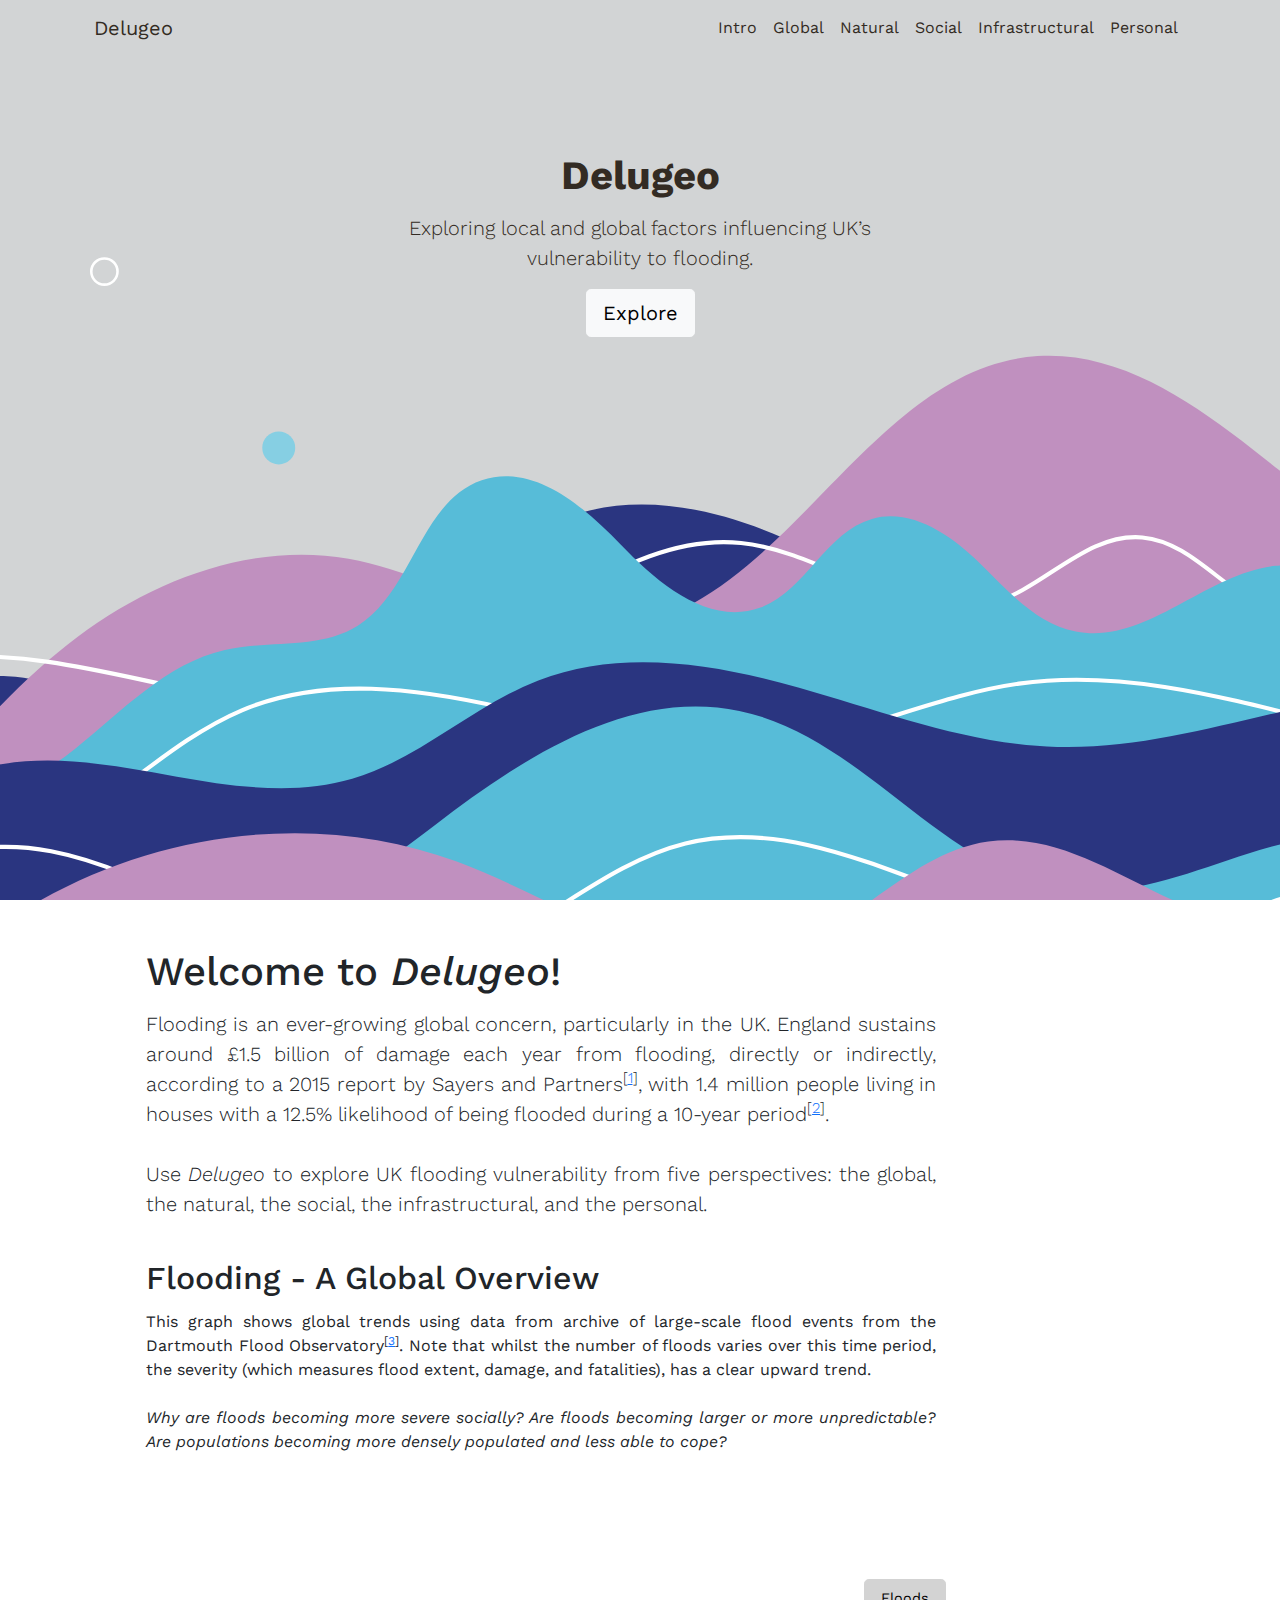
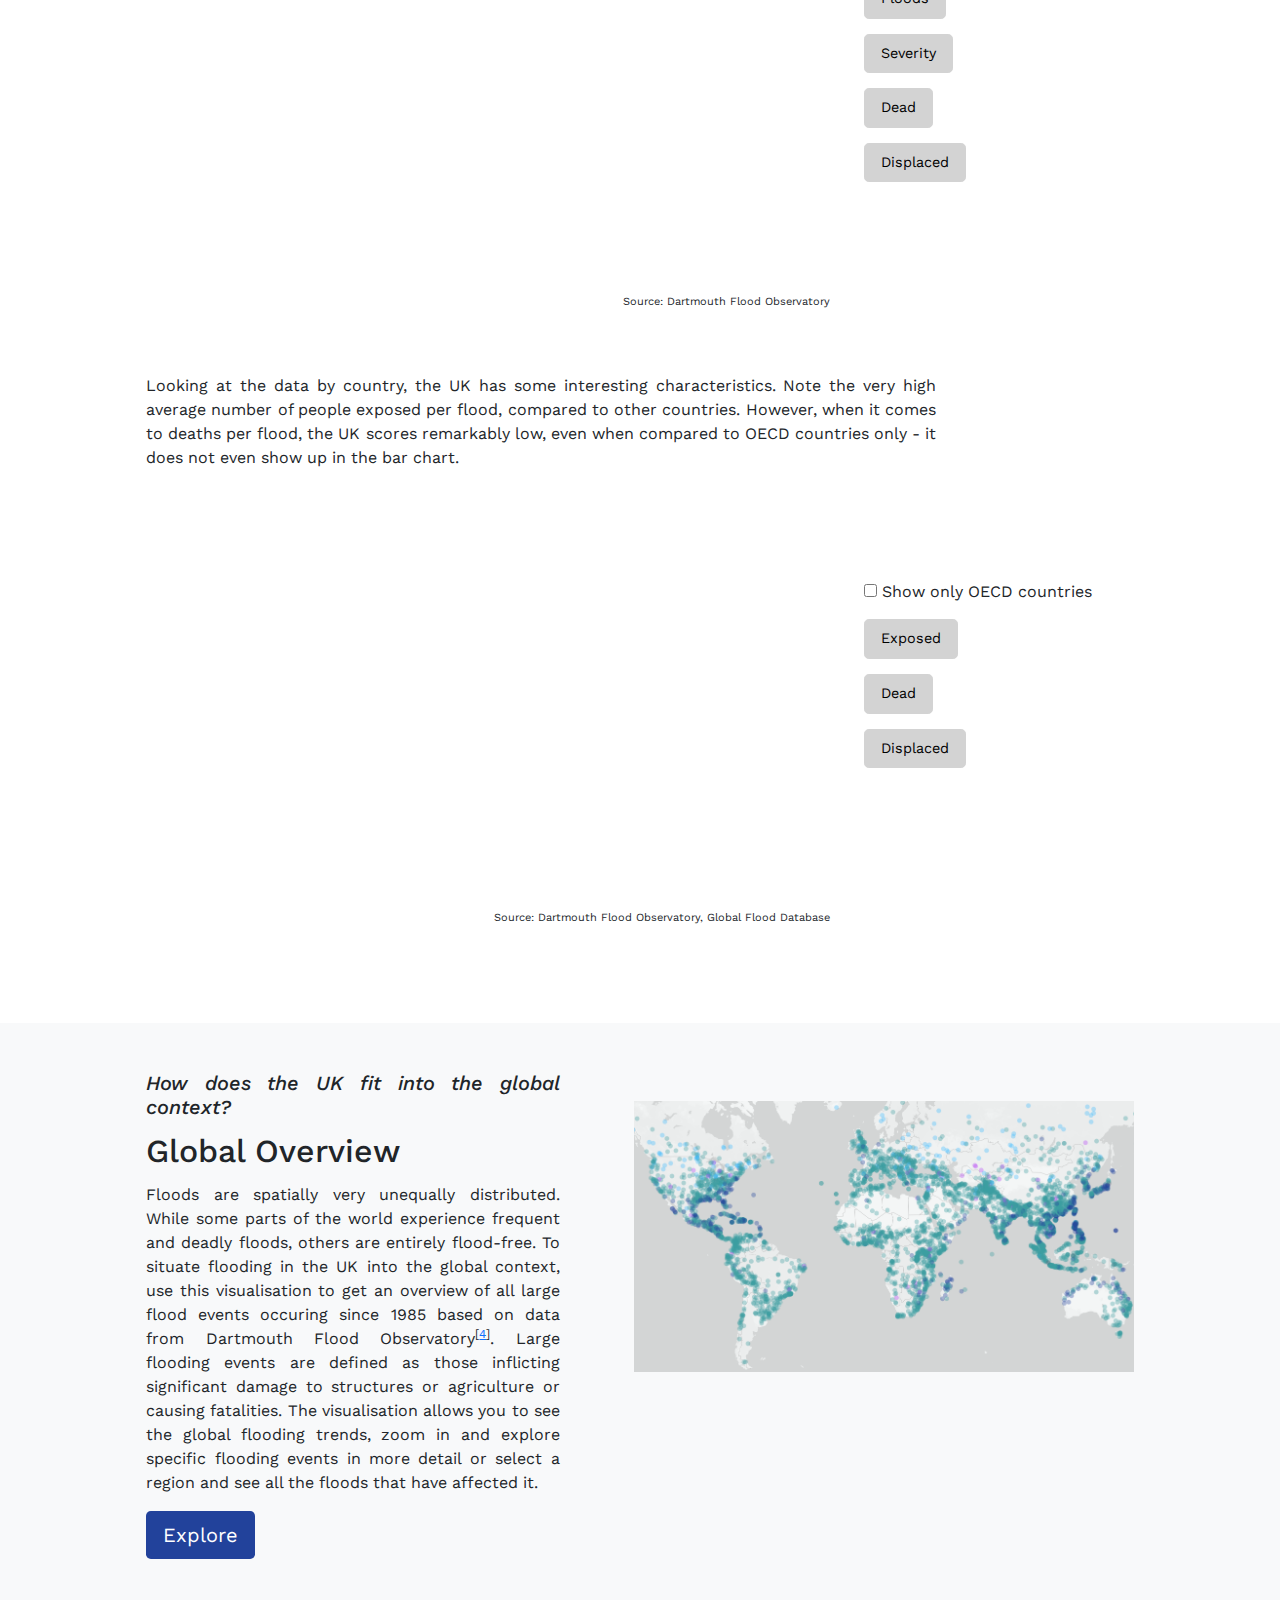
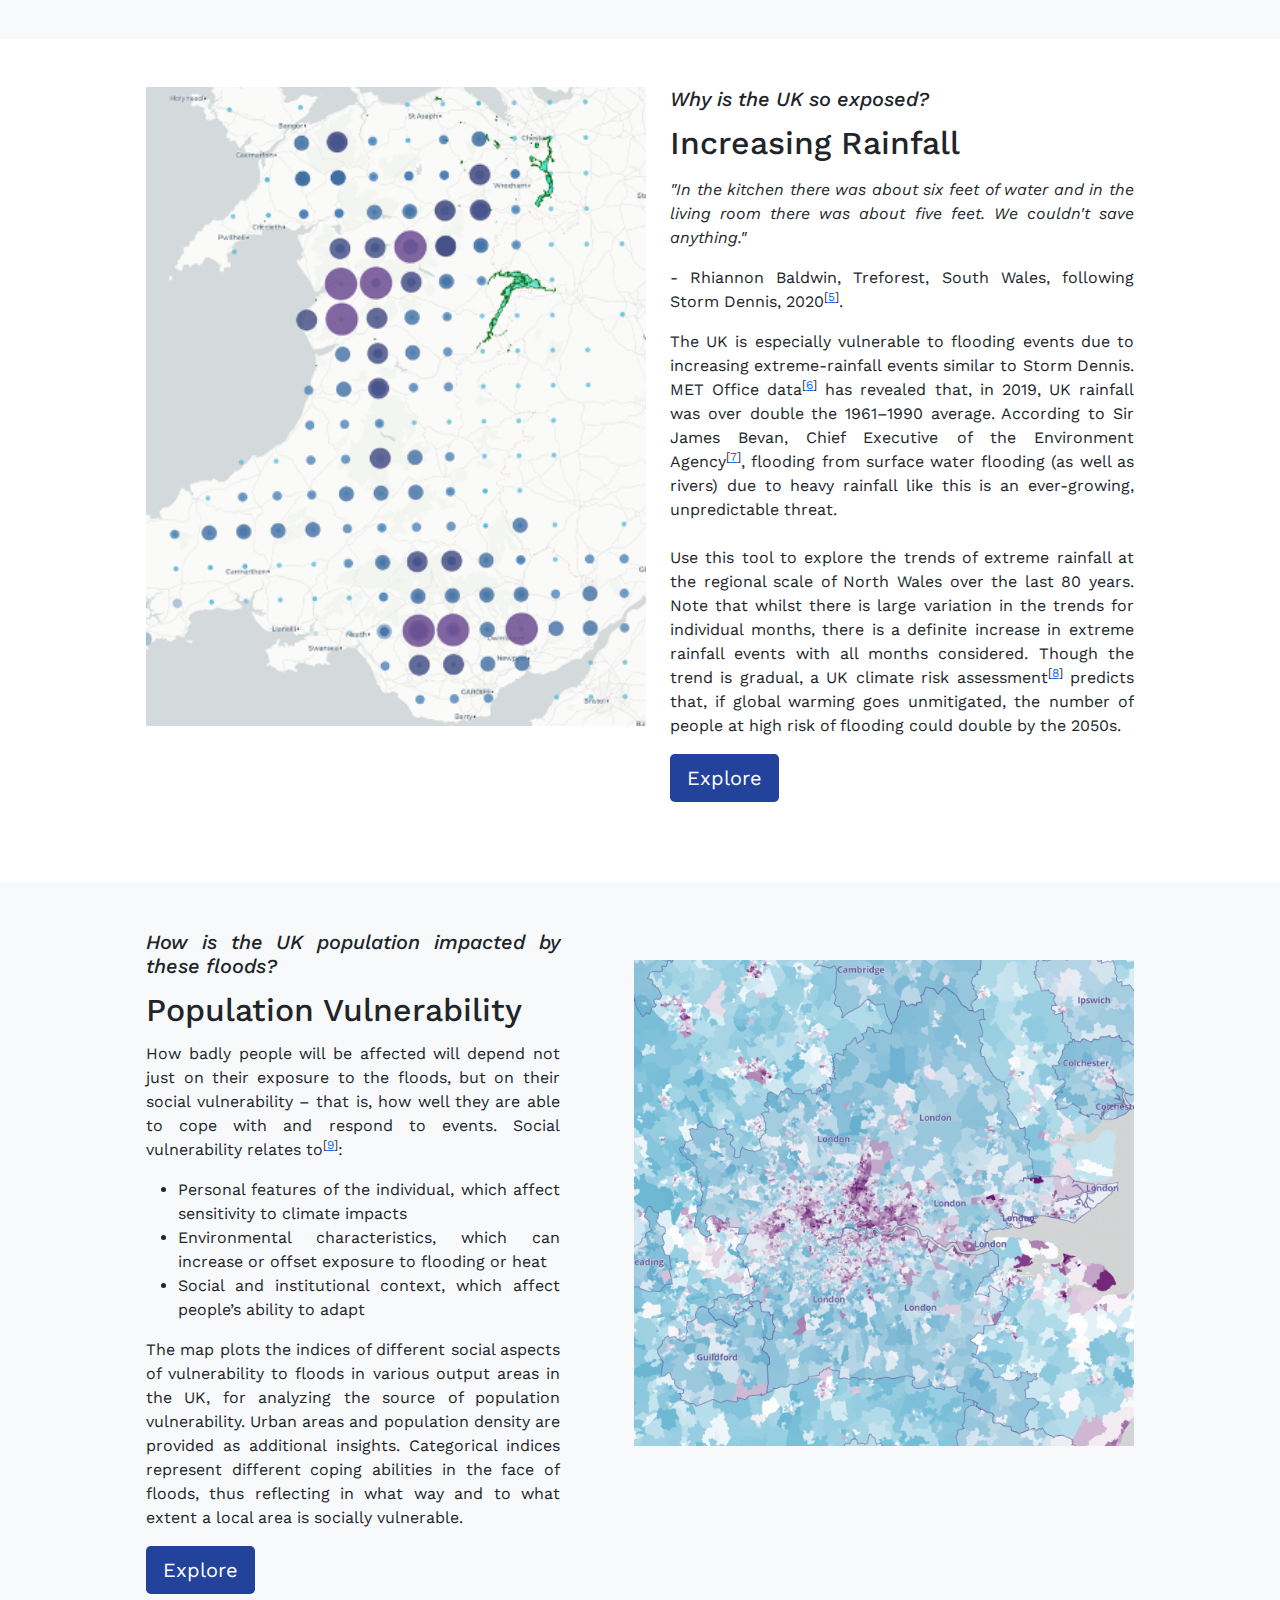
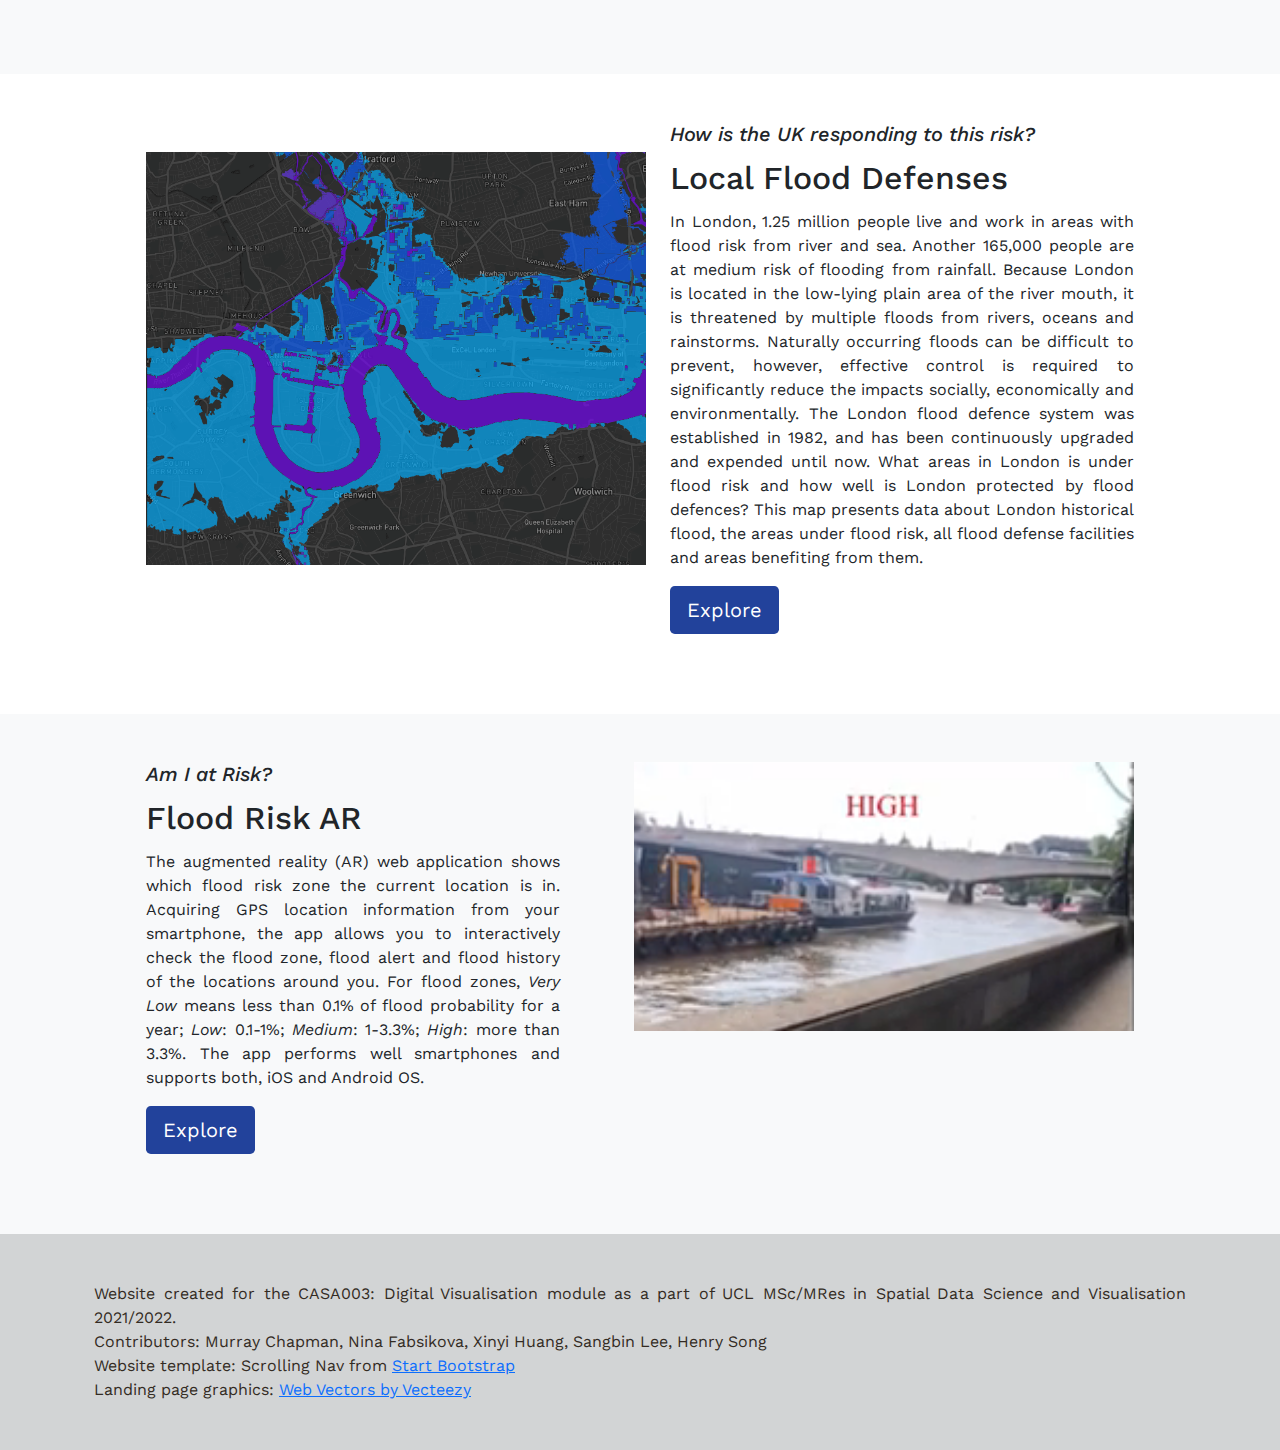
<file: index.html>
<!DOCTYPE html>
<html lang="en">
    <head>
        <meta charset="utf-8" />
        <meta name="viewport" content="width=device-width, initial-scale=1, shrink-to-fit=no" />
        <meta name="description" content="" />
        <meta name="author" content="" />
        <title>Delugeo</title>
        <link rel="icon" type="image/x-icon" href="assets/favicon.ico" />

        <!-- Core theme CSS (includes Bootstrap)-->
        <link href="css/styles.css" rel="stylesheet" />

        <!-- Libraries-->
        <script src="//ajax.googleapis.com/ajax/libs/jquery/1.11.0/jquery.min.js"></script>
        <script src="https://code.highcharts.com/highcharts.js"></script>
        <script src="https://code.highcharts.com/modules/annotations.js"></script>
        <script src="https://d3js.org/d3.v7.min.js"></script>

        <!-- Font-->
        <style>
            @import url('https://fonts.googleapis.com/css2?family=Work+Sans:wght@300;700&display=swap');        
        </style>
        

    </head>
    <body id="page-top">
        <!-- Navigation-->
        <nav class="navbar navbar-expand-lg navbar-dark bg-dark fixed-top" id="mainNav">
            <div class="container px-4">
                <a class="navbar-brand" href="#page-top">Delugeo</a>
                <button class="navbar-toggler" type="button" data-bs-toggle="collapse" data-bs-target="#navbarResponsive" aria-controls="navbarResponsive" aria-expanded="false" aria-label="Toggle navigation"><span class="navbar-toggler-icon"></span></button>
                <div class="collapse navbar-collapse" id="navbarResponsive">
                    <ul class="navbar-nav ms-auto">
                        <li class="nav-item"><a class="nav-link" href="#intro">Intro</a></li>
                        <li class="nav-item"><a class="nav-link" href="#global">Global</a></li>
                        <li class="nav-item"><a class="nav-link" href="#natural">Natural</a></li>
                        <li class="nav-item"><a class="nav-link" href="#social">Social</a></li>
                        <li class="nav-item"><a class="nav-link" href="#infrastructural">Infrastructural</a></li>
                        <li class="nav-item"><a class="nav-link" href="#personal">Personal</a></li>
                    </ul>
                </div>
            </div>
        </nav>
        <!-- Header-->
        <header class="bg-primary bg-gradient text-white">
            <div class="container px-4 text-center">
                <h1 class="fw-bolder">Delugeo</h1>
                <p class="lead">Exploring local and global factors influencing UK’s <br>vulnerability to flooding.</p>
                
                <a id="btn-start" class="btn btn-lg btn-light" href="#intro">Explore</a>
            </div>
        </header>
        <!-- Inteo section-->
        <section id="intro">
            <div class="container px-4" style="margin: auto;">
                <div class="row gx-4 justify-content-center">
                    <div class="col-lg-8 container">
                        <h1>Welcome to <i>Delugeo</i>!</h1>
                        <p class="lead" style="max-width:80%">Flooding is an ever-growing global concern, particularly in the UK. England sustains around £1.5 billion of damage each year from flooding, directly or indirectly, according to a 2015 report by Sayers and Partners<sup>[<a href="https://www.theccc.org.uk/wp-content/uploads/2015/10/CCRA-Future-Flooding-Main-Report-Final-06Oct2015.pdf.pdf" target="_blank">1</a>]</sup>, with 1.4 million people living in houses with a 12.5% likelihood of being flooded during a 10-year period<sup>[<a href="https://www.theccc.org.uk/publication/progress-in-preparing-for-climate-change-2019-progress-report-to-parliament/" target="_blank">2</a>]</sup>.
                          <br><br>Use <i>Delugeo</i> to explore UK flooding vulnerability from five perspectives: the global, the natural, the social, the infrastructural, and the personal.</p> 
                        <p style="max-width:80%">
     
                        </p>
                        <br>
                        <h2>Flooding - A Global Overview</h2>
                        <p style="max-width:80%">
                          This graph shows global trends using data from archive of large-scale flood events from the Dartmouth Flood Observatory<sup>[<a href="https://floodobservatory.colorado.edu/Archives/index.html" target="_blank">3</a>]</sup>. 
                          Note that whilst the number of floods varies over this time period, the severity (which measures flood extent, damage, and fatalities), has a clear upward trend.
                          <br><br><i>Why are floods becoming more severe socially? Are floods becoming larger or more unpredictable? Are populations becoming more densely populated and less able to cope?</i>
                        </p>                      
                      <br>
                        <div class="row">
                          <div class="col">
                            <div id="chart-container1" style="width:100%; height:400px;"></div>
                            <p class="credits">Source: Dartmouth Flood Observatory</p>
                          </div>
                          <div class="col btn-container" id="btn-container-1">
                            <button type="button" class="btn btn-lg btn-secondary" id="chart1-btn-floods" focus>Floods</button>
                            <button type="button" class="btn btn-lg btn-secondary" id="chart1-btn-severity">Severity</button>
                            <button type="button" class="btn btn-lg btn-secondary" id="chart1-btn-deaths">Dead</button>
                            <button type="button" class="btn btn-lg btn-secondary" id="chart1-btn-displaced">Displaced</button>
                          </div>
                          
                        </div>

                        <br><br>
                        <p style="max-width:80%">
                          Looking at the data by country, the UK has some interesting characteristics. Note the very high average number of people exposed per flood, compared to other countries. However, when it comes to deaths per flood, the UK scores remarkably low, even when compared to OECD countries only - it does not even show up in the bar chart.
                        </p>
                      <br>
                        <div class="row">
                          <div class="col">
                            <div id="chart-container2" style="width:100%; height:400px;"></div>
                            <p class="credits">Source: Dartmouth Flood Observatory, Global Flood Database</p>
                          </div>
                          <div class="col btn-container" id="btn-container-2">
                            <label for="oecd">
                              <input type="checkbox" id="chart2-cbx-oecd" name="oced" value="yes" style="margin-left:10px;">   Show only OECD countries
                           </label>
                            <button type="button" class="btn btn-lg btn-secondary" id="chart2-btn-exposed">Exposed</button>
                            <button type="button" class="btn btn-lg btn-secondary" id="chart2-btn-deaths" focus>Dead</button>
                            <button type="button" class="btn btn-lg btn-secondary" id="chart2-btn-displaced">Displaced</button>
                          </div>
                          
                        </div>

                    </div>
                </div>
            </div>
        </section>

        <!-- Global section-->
        <section class="bg-light" id="global">
          <div class="container px-4">
              <div class="row gx-4 justify-content-center">
                <div class="col-lg-8 container">
                  <div class="row">
                    <div class="col">
                      <h5><i>How does the UK fit into the global context?</i></h5>
                      <h2>Global Overview</h2>
                      <p>
                        Floods are spatially very unequally distributed. While some parts of the world experience frequent and deadly floods, others are entirely flood-free.
                        To situate flooding in the UK into the global context, use this visualisation to get an overview of all large flood events occuring since 1985 based on data from Dartmouth Flood Observatory<sup>[<a href="https://floodobservatory.colorado.edu/Archives/index.html" target="_blank">4</a>]</sup>. Large flooding events are defined as those inflicting significant damage to structures or agriculture or causing fatalities. 
                        The visualisation allows you to see the global flooding trends, zoom in and explore specific flooding events in more detail or select a region and see all the floods that have affected it.
                      </p>
                      <button type="button" class="btn btn-lg btn-col" onclick="window.open('02_global/global-map.html','_blank')">Explore</button>
                    </div>
                    <div class="col">
                     <img src="assets/section-images/02_global.png" width = "500px" style="margin-left:50px;margin-top:30px">
                    </div>
                  </div>
              </div>
          </div>
      </section>

        <!-- Natural section-->
        <section  id="natural">
            <div class="container px-4">
                <div class="row gx-4 justify-content-center">
                  <div class="col-lg-8 container">
                    <div class="row">
                      <div class="col">
                        <img src="assets/section-images/03_natural_02.png" width = "500px">
                       </div>
                      <div class="col">
                        <h5><i>Why is the UK so exposed?</i></h5>
                        <h2>Increasing Rainfall</h2>
                        <p>
                          <figure>
                            <blockquote>
                                <i>"In the kitchen there was about six feet of water and in the living room there was about five feet. We couldn't save anything."</i>
                            </blockquote>
                            <figcaption>- Rhiannon Baldwin, Treforest, South Wales, following Storm Dennis, 2020<sup>[<a href="https://www.walesonline.co.uk/news/wales-news/storm-dennis-year-on-flooded-19806628">5</a>]</sup>.</figcaption>
                        </figure>
                        </p>
                        <p>
                          The UK is especially vulnerable to flooding events due to increasing extreme-rainfall events similar to Storm Dennis. MET Office data<sup>[<a href="https://rmets.onlinelibrary.wiley.com/doi/10.1002/joc.6726">6</a>]</sup> has revealed that, in 2019, UK rainfall was over double the 1961–1990 average. 
                          According to Sir James Bevan, Chief Executive of the Environment Agency<sup>[<a href="https://www.gov.uk/government/news/surface-water-the-biggest-flood-risk-of-all">7</a>]</sup>, flooding from surface water flooding (as well as rivers) due to heavy rainfall like this is an ever-growing, unpredictable threat.
                        <br><br>Use this tool to explore the trends of extreme rainfall at the regional scale of North Wales over the last 80 years. Note that whilst there is large variation in the trends for individual months, there is a definite increase in extreme rainfall events with all months considered. 
                        Though the trend is gradual, a UK climate risk assessment<sup>[<a href="https://www.theccc.org.uk/wp-content/uploads/2015/10/CCRA-Future-Flooding-Main-Report-Final-06Oct2015.pdf.pdf">8</a>]</sup> predicts that, if global warming goes unmitigated, the number of people at high risk of flooding could double by the 2050s.
                        </p>
                        <button type="button" onclick="window.open('03_natural/wales-rainfall.html','_blank')" class="btn btn-lg btn-col">Explore</button>
                      </div>
                    </div>
                </div>
            </div>
        </section>

        <!-- Social section-->
        <section class="bg-light" id="social">
            <div class="container px-4">
                <div class="row gx-4 justify-content-center">
                    <div class="col-lg-8 container">
                        <div class="row">
                          <div class="col">
                            <h5><i>How is the UK population impacted by these floods?</i></h5>
                            <h2>Population Vulnerability</h2>
                            <p>
                              How badly people will be affected will depend not just on their exposure to the floods, but on their social vulnerability – that is, how well they are able to cope with and respond to events. 

                              Social vulnerability relates to<sup>[<a href="https://www.climatejust.org.uk/who-vulnerable">9</a>]</sup>:
                              <ul>
                                <li>Personal features of the individual, which affect sensitivity to climate impacts</li>
                                <li>Environmental characteristics, which can increase or offset exposure to flooding or heat</li>
                                <li>Social and institutional context, which affect people’s ability to adapt</li>
                              </ul>
                              The map plots the indices of different social aspects of vulnerability to floods in various output areas in the UK, for analyzing the source of population vulnerability. Urban areas and population density are provided as additional insights. Categorical indices represent different coping abilities in the face of floods, thus reflecting in what way and to what extent a local area is socially vulnerable.
                              </p>
                            <button type="button" onclick="window.open('04_social/population-vulnerability.html','_blank')" class="btn btn-lg btn-col">Explore</button>
                          </div>
                          <div class="col">
                            <img src="assets/section-images/04_social.png" width = "500px" style="margin-top:30px;margin-left:50px;">
                           </div>
                        </div>
                </div>
            </div>
        </section>

        <!-- Infrastructural section-->
        <section id="infrastructural">
          <div class="container px-4">
              <div class="row gx-4 justify-content-center">
                  <div class="col-lg-8 container">
                      <div class="row">
                        <div class="col">
                          <img src="assets/section-images/05_infrastructural.png" width = "500px" style="margin-top:30px;">
                         </div>
                        <div class="col">
                          <h5><i>How is the UK responding to this risk?</i></h5>
                          <h2>Local Flood Defenses</h2>
                          <p>
                            In London, 1.25 million people live and work in areas with flood risk from river and sea. Another 165,000 people are at medium risk of flooding from rainfall. Because London is located in the low-lying plain area of the river mouth, it is threatened by multiple floods from rivers, oceans and rainstorms. Naturally occurring floods can be difficult to prevent, however, effective control is required to significantly reduce the impacts socially, economically and environmentally. The London flood defence system was established in 1982, and has been continuously upgraded and expended until now.
                            What areas in London is under flood risk and how well is London protected by flood defences? This map presents data about London historical flood, the areas under flood risk, all flood defense facilities and areas benefiting from them.
                          </p>
                          <button type="button" onclick="window.open('05_infrastructural/london-defenses.html','_blank')" class="btn btn-lg btn-col">Explore</button>
                        </div>

                      </div>
              </div>
          </div>
      </section>
      <!-- Personal section-->
      <section class="bg-light" id="personal">
        <div class="container px-4">
            <div class="row gx-4 justify-content-center">
                <div class="col-lg-8 container">
                    <div class="row">
                      <div class="col">
                        <h5><i>Am I at Risk?</i></h5>
                        <h2>Flood Risk AR</h2>
                        <p>
                          The augmented reality (AR) web application shows which flood risk zone the current location is in. Acquiring GPS location information from your smartphone, the app allows you to interactively check the flood zone, flood alert and flood history of the locations around you. For flood zones, <em>Very Low</em> means less than 0.1% of flood probability for a year; <em>Low</em>: 0.1-1%; <em>Medium</em>: 1-3.3%; <em>High</em>: more than 3.3%. The app performs well smartphones and supports both, iOS and Android OS.
                        </p>
                        <button type="button" onclick="window.open('06_personal/ar-app.html','_blank')" class="btn btn-lg btn-col">Explore</button>
                      </div>
                      <div class="col">
                        <img src="assets/section-images/06_personal.png" width = "500px" style="margin-left:50px;">
                        </div>
                    </div>
            </div>
        </div>
    </section>
        <!-- Footer-->
        <footer class="py-5 bg-dark">
            <div class="container px-4"><p class="m-0 text-left text-white">
              Website created for the CASA003: Digital Visualisation module as a part of UCL MSc/MRes in Spatial Data Science and Visualisation 2021/2022.
              <br>Contributors: Murray Chapman, Nina Fabsikova, Xinyi Huang, Sangbin Lee, Henry Song 
              <br>Website template: Scrolling Nav from <a href="https://startbootstrap.com/template/scrolling-nav">Start Bootstrap</a>
              <br>Landing page graphics: <a href="https://www.vecteezy.com/free-vector/web">Web Vectors by Vecteezy</a>

            </p></div>
        </footer>
        <!-- Bootstrap core JS-->
        <script src="https://cdn.jsdelivr.net/npm/bootstrap@5.1.3/dist/js/bootstrap.bundle.min.js"></script>
        <!-- Core theme JS-->
        <script src="js/scripts.js"></script>
        <script src="01_intro/intro-charts.js"></script>
    </body>
</html>
</file>
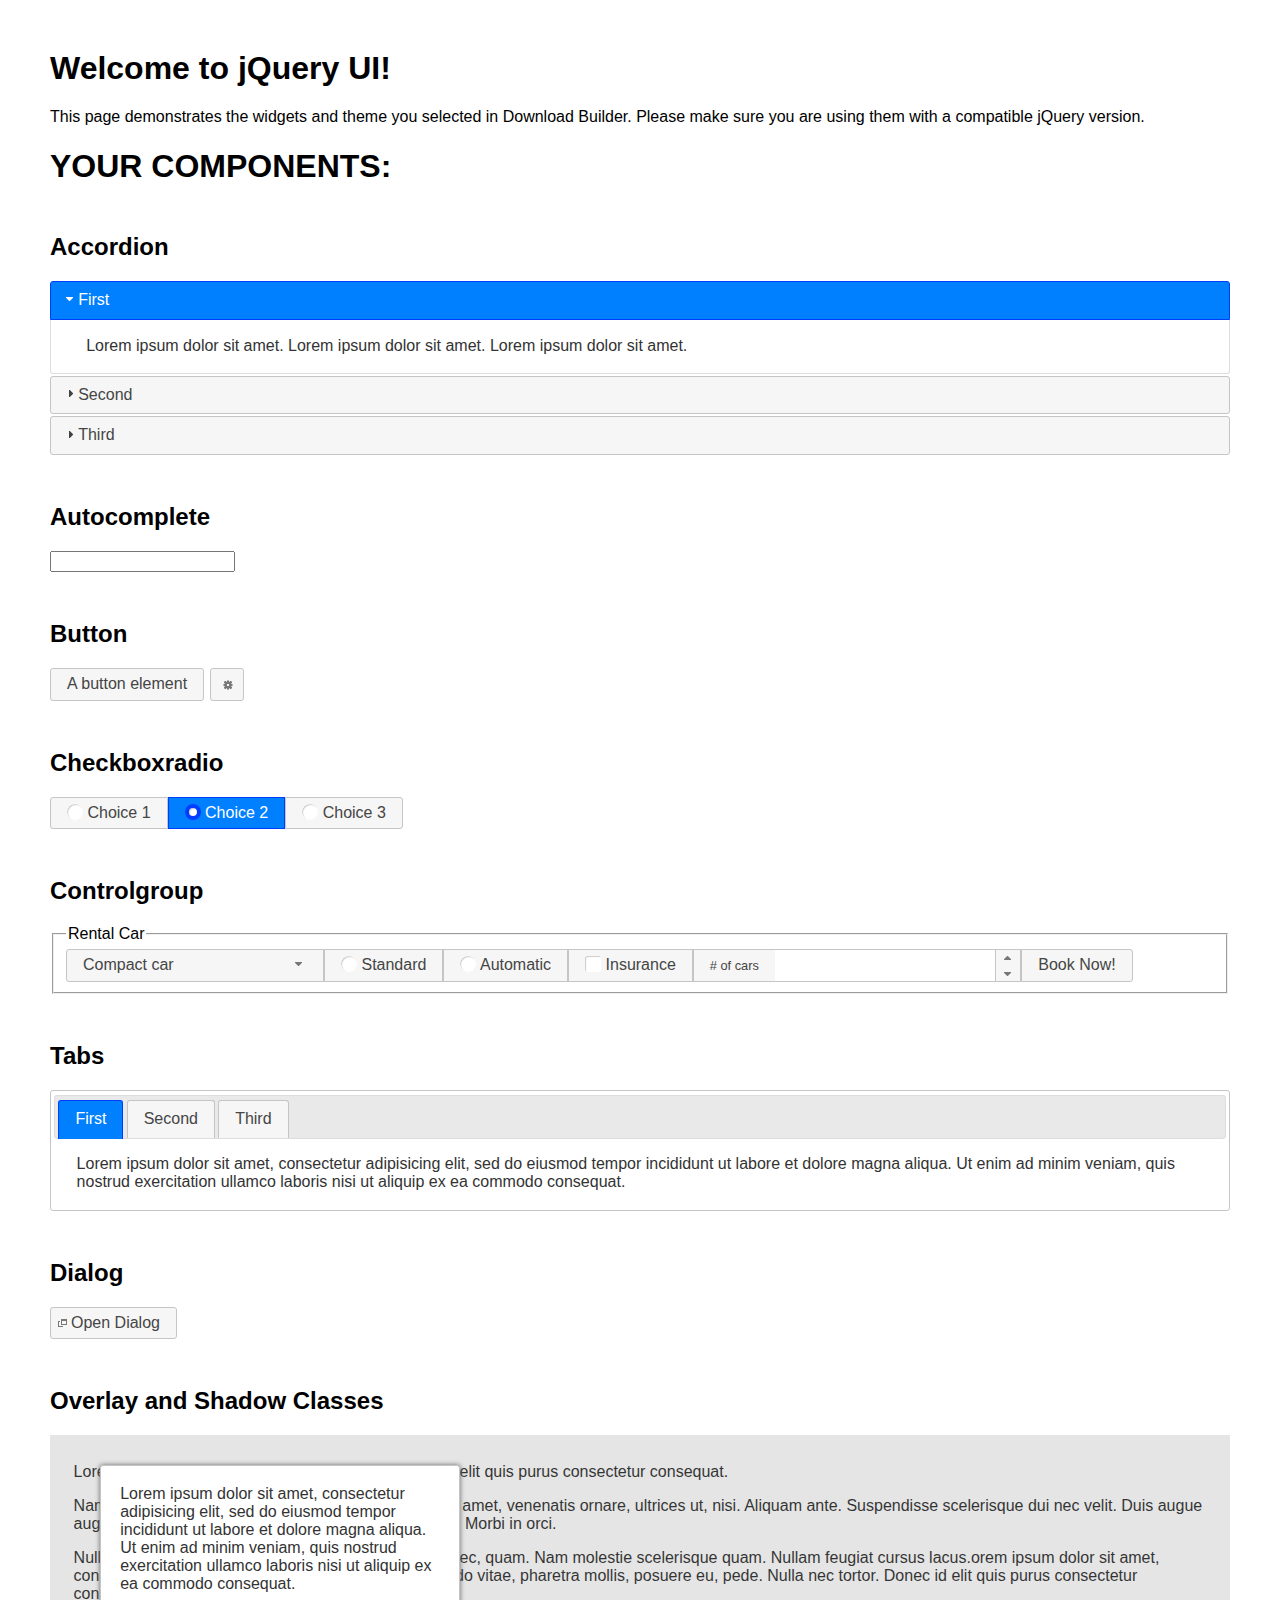
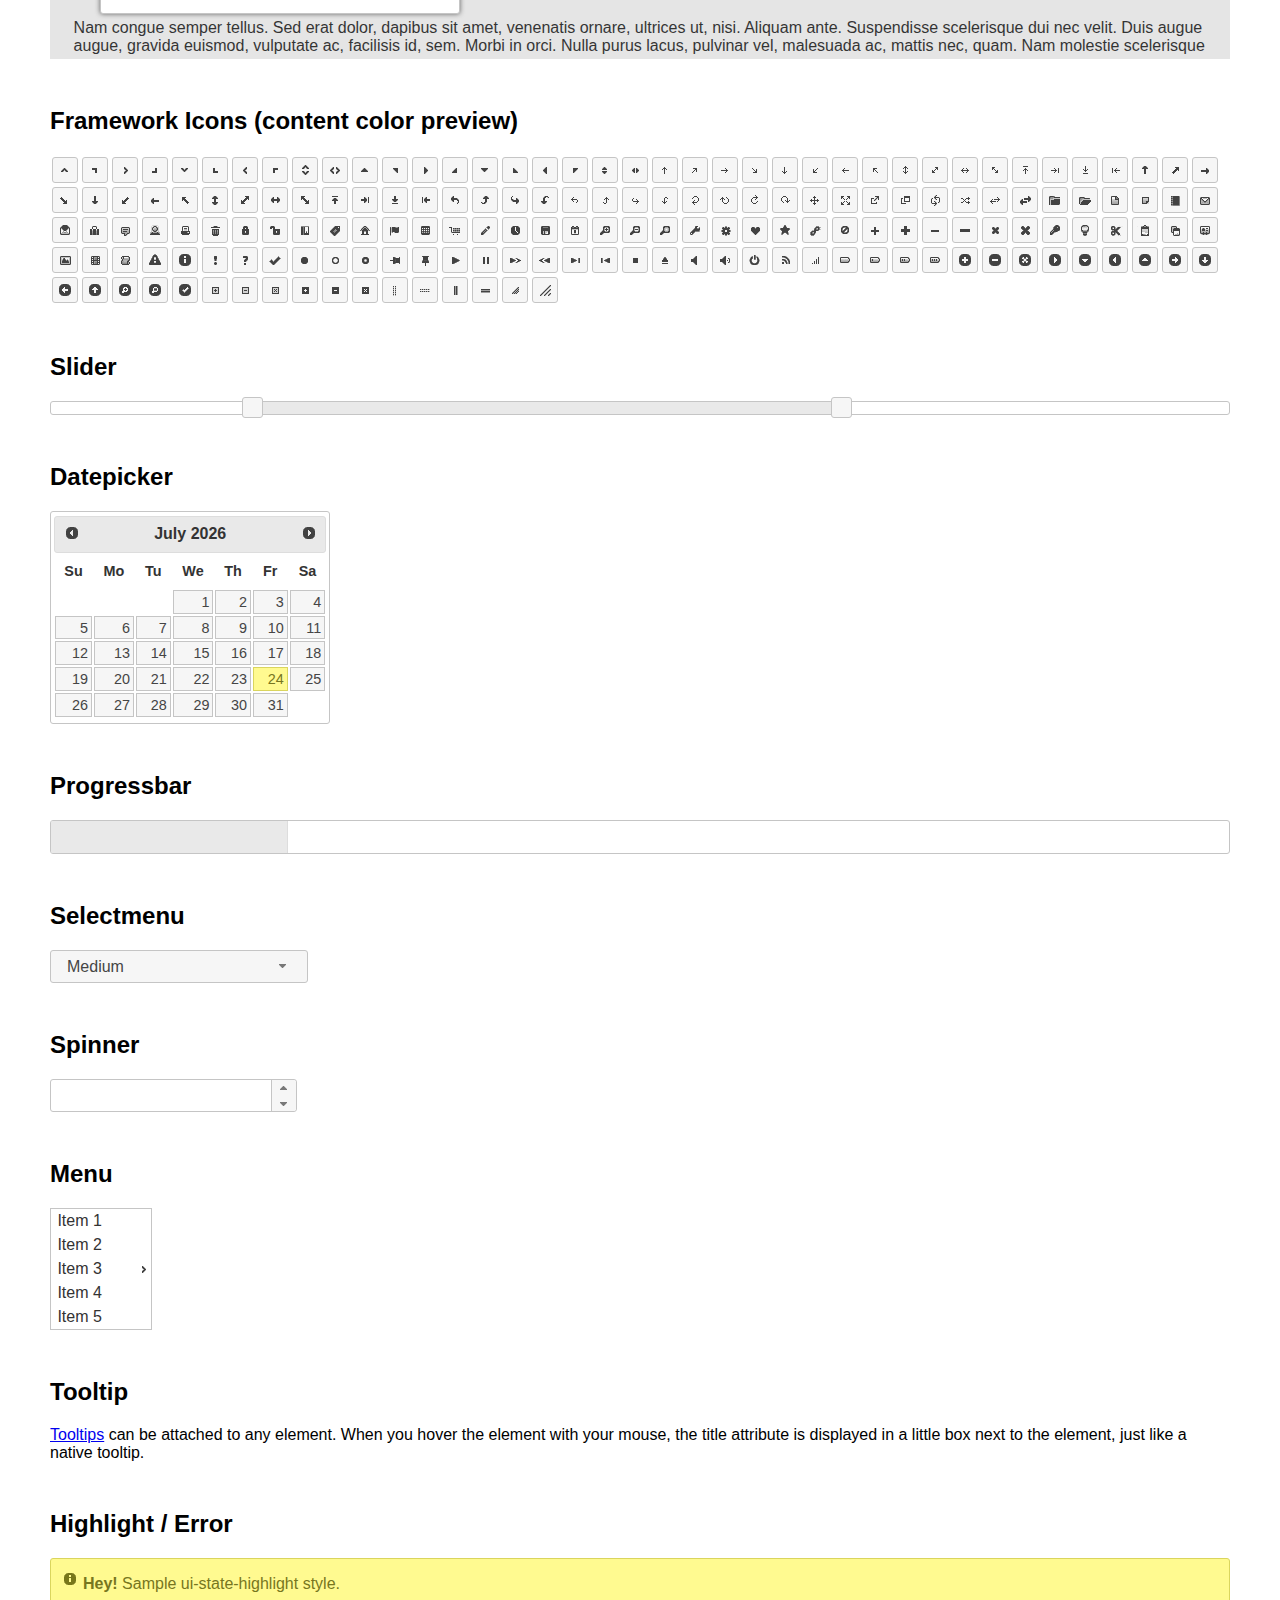
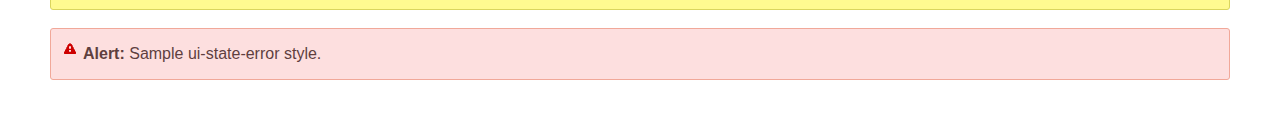
<file: londonFlowMap/jquery-ui/index.html>
<!doctype html>
<html lang="us">
<head>
	<meta charset="utf-8">
	<title>jQuery UI Example Page</title>
	<link href="jquery-ui.css" rel="stylesheet">
	<style>
	body{
		font-family: "Trebuchet MS", sans-serif;
		margin: 50px;
	}
	.demoHeaders {
		margin-top: 2em;
	}
	#dialog-link {
		padding: .4em 1em .4em 20px;
		text-decoration: none;
		position: relative;
	}
	#dialog-link span.ui-icon {
		margin: 0 5px 0 0;
		position: absolute;
		left: .2em;
		top: 50%;
		margin-top: -8px;
	}
	#icons {
		margin: 0;
		padding: 0;
	}
	#icons li {
		margin: 2px;
		position: relative;
		padding: 4px 0;
		cursor: pointer;
		float: left;
		list-style: none;
	}
	#icons span.ui-icon {
		float: left;
		margin: 0 4px;
	}
	.fakewindowcontain .ui-widget-overlay {
		position: absolute;
	}
	select {
		width: 200px;
	}
	</style>
</head>
<body>

<h1>Welcome to jQuery UI!</h1>

<div class="ui-widget">
	<p>This page demonstrates the widgets and theme you selected in Download Builder. Please make sure you are using them with a compatible jQuery version.</p>
</div>

<h1>YOUR COMPONENTS:</h1>

<!-- Accordion -->
<h2 class="demoHeaders">Accordion</h2>
<div id="accordion">
	<h3>First</h3>
	<div>Lorem ipsum dolor sit amet. Lorem ipsum dolor sit amet. Lorem ipsum dolor sit amet.</div>
	<h3>Second</h3>
	<div>Phasellus mattis tincidunt nibh.</div>
	<h3>Third</h3>
	<div>Nam dui erat, auctor a, dignissim quis.</div>
</div>

<!-- Autocomplete -->
<h2 class="demoHeaders">Autocomplete</h2>
<div>
	<input id="autocomplete" title="type &quot;a&quot;">
</div>

<!-- Button -->
<h2 class="demoHeaders">Button</h2>
<button id="button">A button element</button>
<button id="button-icon">An icon-only button</button>

<!-- Checkboxradio -->
<h2 class="demoHeaders">Checkboxradio</h2>
<form style="margin-top: 1em;">
	<div id="radioset">
		<input type="radio" id="radio1" name="radio"><label for="radio1">Choice 1</label>
		<input type="radio" id="radio2" name="radio" checked="checked"><label for="radio2">Choice 2</label>
		<input type="radio" id="radio3" name="radio"><label for="radio3">Choice 3</label>
	</div>
</form>

<!-- Controlgroup -->
<h2 class="demoHeaders">Controlgroup</h2>
<fieldset>
	<legend>Rental Car</legend>
	<div id="controlgroup">
		<select id="car-type">
			<option>Compact car</option>
			<option>Midsize car</option>
			<option>Full size car</option>
			<option>SUV</option>
			<option>Luxury</option>
			<option>Truck</option>
			<option>Van</option>
		</select>
		<label for="transmission-standard">Standard</label>
		<input type="radio" name="transmission" id="transmission-standard">
		<label for="transmission-automatic">Automatic</label>
		<input type="radio" name="transmission" id="transmission-automatic">
		<label for="insurance">Insurance</label>
		<input type="checkbox" name="insurance" id="insurance">
		<label for="horizontal-spinner" class="ui-controlgroup-label"># of cars</label>
		<input id="horizontal-spinner" class="ui-spinner-input">
		<button>Book Now!</button>
	</div>
</fieldset>

<!-- Tabs -->
<h2 class="demoHeaders">Tabs</h2>
<div id="tabs">
	<ul>
		<li><a href="#tabs-1">First</a></li>
		<li><a href="#tabs-2">Second</a></li>
		<li><a href="#tabs-3">Third</a></li>
	</ul>
	<div id="tabs-1">Lorem ipsum dolor sit amet, consectetur adipisicing elit, sed do eiusmod tempor incididunt ut labore et dolore magna aliqua. Ut enim ad minim veniam, quis nostrud exercitation ullamco laboris nisi ut aliquip ex ea commodo consequat.</div>
	<div id="tabs-2">Phasellus mattis tincidunt nibh. Cras orci urna, blandit id, pretium vel, aliquet ornare, felis. Maecenas scelerisque sem non nisl. Fusce sed lorem in enim dictum bibendum.</div>
	<div id="tabs-3">Nam dui erat, auctor a, dignissim quis, sollicitudin eu, felis. Pellentesque nisi urna, interdum eget, sagittis et, consequat vestibulum, lacus. Mauris porttitor ullamcorper augue.</div>
</div>

<h2 class="demoHeaders">Dialog</h2>
<p>
	<button id="dialog-link" class="ui-button ui-corner-all ui-widget">
		<span class="ui-icon ui-icon-newwin"></span>Open Dialog
	</button>
</p>

<h2 class="demoHeaders">Overlay and Shadow Classes</h2>
<div style="position: relative; width: 96%; height: 200px; padding:1% 2%; overflow:hidden;" class="fakewindowcontain">
	<p>Lorem ipsum dolor sit amet,  Nulla nec tortor. Donec id elit quis purus consectetur consequat. </p><p>Nam congue semper tellus. Sed erat dolor, dapibus sit amet, venenatis ornare, ultrices ut, nisi. Aliquam ante. Suspendisse scelerisque dui nec velit. Duis augue augue, gravida euismod, vulputate ac, facilisis id, sem. Morbi in orci. </p><p>Nulla purus lacus, pulvinar vel, malesuada ac, mattis nec, quam. Nam molestie scelerisque quam. Nullam feugiat cursus lacus.orem ipsum dolor sit amet, consectetur adipiscing elit. Donec libero risus, commodo vitae, pharetra mollis, posuere eu, pede. Nulla nec tortor. Donec id elit quis purus consectetur consequat. </p><p>Nam congue semper tellus. Sed erat dolor, dapibus sit amet, venenatis ornare, ultrices ut, nisi. Aliquam ante. Suspendisse scelerisque dui nec velit. Duis augue augue, gravida euismod, vulputate ac, facilisis id, sem. Morbi in orci. Nulla purus lacus, pulvinar vel, malesuada ac, mattis nec, quam. Nam molestie scelerisque quam. </p><p>Nullam feugiat cursus lacus.orem ipsum dolor sit amet, consectetur adipiscing elit. Donec libero risus, commodo vitae, pharetra mollis, posuere eu, pede. Nulla nec tortor. Donec id elit quis purus consectetur consequat. Nam congue semper tellus. Sed erat dolor, dapibus sit amet, venenatis ornare, ultrices ut, nisi. Aliquam ante. </p><p>Suspendisse scelerisque dui nec velit. Duis augue augue, gravida euismod, vulputate ac, facilisis id, sem. Morbi in orci. Nulla purus lacus, pulvinar vel, malesuada ac, mattis nec, quam. Nam molestie scelerisque quam. Nullam feugiat cursus lacus.orem ipsum dolor sit amet, consectetur adipiscing elit. Donec libero risus, commodo vitae, pharetra mollis, posuere eu, pede. Nulla nec tortor. Donec id elit quis purus consectetur consequat. Nam congue semper tellus. Sed erat dolor, dapibus sit amet, venenatis ornare, ultrices ut, nisi. </p>

	<!-- ui-dialog -->
	<div class="ui-widget-overlay ui-front"></div>
	<div style="position: absolute; width: 320px; left: 50px; top: 30px; padding: 1.2em" class="ui-widget ui-front ui-widget-content ui-corner-all ui-widget-shadow">
		Lorem ipsum dolor sit amet, consectetur adipisicing elit, sed do eiusmod tempor incididunt ut labore et dolore magna aliqua. Ut enim ad minim veniam, quis nostrud exercitation ullamco laboris nisi ut aliquip ex ea commodo consequat.
	</div>

</div>

<!-- ui-dialog -->
<div id="dialog" title="Dialog Title">
	<p>Lorem ipsum dolor sit amet, consectetur adipisicing elit, sed do eiusmod tempor incididunt ut labore et dolore magna aliqua. Ut enim ad minim veniam, quis nostrud exercitation ullamco laboris nisi ut aliquip ex ea commodo consequat.</p>
</div>


<h2 class="demoHeaders">Framework Icons (content color preview)</h2>
<ul id="icons" class="ui-widget ui-helper-clearfix">
	<li class="ui-state-default ui-corner-all" title=".ui-icon-caret-1-n"><span class="ui-icon ui-icon-caret-1-n"></span></li>
	<li class="ui-state-default ui-corner-all" title=".ui-icon-caret-1-ne"><span class="ui-icon ui-icon-caret-1-ne"></span></li>
	<li class="ui-state-default ui-corner-all" title=".ui-icon-caret-1-e"><span class="ui-icon ui-icon-caret-1-e"></span></li>
	<li class="ui-state-default ui-corner-all" title=".ui-icon-caret-1-se"><span class="ui-icon ui-icon-caret-1-se"></span></li>
	<li class="ui-state-default ui-corner-all" title=".ui-icon-caret-1-s"><span class="ui-icon ui-icon-caret-1-s"></span></li>
	<li class="ui-state-default ui-corner-all" title=".ui-icon-caret-1-sw"><span class="ui-icon ui-icon-caret-1-sw"></span></li>
	<li class="ui-state-default ui-corner-all" title=".ui-icon-caret-1-w"><span class="ui-icon ui-icon-caret-1-w"></span></li>
	<li class="ui-state-default ui-corner-all" title=".ui-icon-caret-1-nw"><span class="ui-icon ui-icon-caret-1-nw"></span></li>
	<li class="ui-state-default ui-corner-all" title=".ui-icon-caret-2-n-s"><span class="ui-icon ui-icon-caret-2-n-s"></span></li>
	<li class="ui-state-default ui-corner-all" title=".ui-icon-caret-2-e-w"><span class="ui-icon ui-icon-caret-2-e-w"></span></li>
	<li class="ui-state-default ui-corner-all" title=".ui-icon-triangle-1-n"><span class="ui-icon ui-icon-triangle-1-n"></span></li>
	<li class="ui-state-default ui-corner-all" title=".ui-icon-triangle-1-ne"><span class="ui-icon ui-icon-triangle-1-ne"></span></li>
	<li class="ui-state-default ui-corner-all" title=".ui-icon-triangle-1-e"><span class="ui-icon ui-icon-triangle-1-e"></span></li>
	<li class="ui-state-default ui-corner-all" title=".ui-icon-triangle-1-se"><span class="ui-icon ui-icon-triangle-1-se"></span></li>
	<li class="ui-state-default ui-corner-all" title=".ui-icon-triangle-1-s"><span class="ui-icon ui-icon-triangle-1-s"></span></li>
	<li class="ui-state-default ui-corner-all" title=".ui-icon-triangle-1-sw"><span class="ui-icon ui-icon-triangle-1-sw"></span></li>
	<li class="ui-state-default ui-corner-all" title=".ui-icon-triangle-1-w"><span class="ui-icon ui-icon-triangle-1-w"></span></li>
	<li class="ui-state-default ui-corner-all" title=".ui-icon-triangle-1-nw"><span class="ui-icon ui-icon-triangle-1-nw"></span></li>
	<li class="ui-state-default ui-corner-all" title=".ui-icon-triangle-2-n-s"><span class="ui-icon ui-icon-triangle-2-n-s"></span></li>
	<li class="ui-state-default ui-corner-all" title=".ui-icon-triangle-2-e-w"><span class="ui-icon ui-icon-triangle-2-e-w"></span></li>
	<li class="ui-state-default ui-corner-all" title=".ui-icon-arrow-1-n"><span class="ui-icon ui-icon-arrow-1-n"></span></li>
	<li class="ui-state-default ui-corner-all" title=".ui-icon-arrow-1-ne"><span class="ui-icon ui-icon-arrow-1-ne"></span></li>
	<li class="ui-state-default ui-corner-all" title=".ui-icon-arrow-1-e"><span class="ui-icon ui-icon-arrow-1-e"></span></li>
	<li class="ui-state-default ui-corner-all" title=".ui-icon-arrow-1-se"><span class="ui-icon ui-icon-arrow-1-se"></span></li>
	<li class="ui-state-default ui-corner-all" title=".ui-icon-arrow-1-s"><span class="ui-icon ui-icon-arrow-1-s"></span></li>
	<li class="ui-state-default ui-corner-all" title=".ui-icon-arrow-1-sw"><span class="ui-icon ui-icon-arrow-1-sw"></span></li>
	<li class="ui-state-default ui-corner-all" title=".ui-icon-arrow-1-w"><span class="ui-icon ui-icon-arrow-1-w"></span></li>
	<li class="ui-state-default ui-corner-all" title=".ui-icon-arrow-1-nw"><span class="ui-icon ui-icon-arrow-1-nw"></span></li>
	<li class="ui-state-default ui-corner-all" title=".ui-icon-arrow-2-n-s"><span class="ui-icon ui-icon-arrow-2-n-s"></span></li>
	<li class="ui-state-default ui-corner-all" title=".ui-icon-arrow-2-ne-sw"><span class="ui-icon ui-icon-arrow-2-ne-sw"></span></li>
	<li class="ui-state-default ui-corner-all" title=".ui-icon-arrow-2-e-w"><span class="ui-icon ui-icon-arrow-2-e-w"></span></li>
	<li class="ui-state-default ui-corner-all" title=".ui-icon-arrow-2-se-nw"><span class="ui-icon ui-icon-arrow-2-se-nw"></span></li>
	<li class="ui-state-default ui-corner-all" title=".ui-icon-arrowstop-1-n"><span class="ui-icon ui-icon-arrowstop-1-n"></span></li>
	<li class="ui-state-default ui-corner-all" title=".ui-icon-arrowstop-1-e"><span class="ui-icon ui-icon-arrowstop-1-e"></span></li>
	<li class="ui-state-default ui-corner-all" title=".ui-icon-arrowstop-1-s"><span class="ui-icon ui-icon-arrowstop-1-s"></span></li>
	<li class="ui-state-default ui-corner-all" title=".ui-icon-arrowstop-1-w"><span class="ui-icon ui-icon-arrowstop-1-w"></span></li>
	<li class="ui-state-default ui-corner-all" title=".ui-icon-arrowthick-1-n"><span class="ui-icon ui-icon-arrowthick-1-n"></span></li>
	<li class="ui-state-default ui-corner-all" title=".ui-icon-arrowthick-1-ne"><span class="ui-icon ui-icon-arrowthick-1-ne"></span></li>
	<li class="ui-state-default ui-corner-all" title=".ui-icon-arrowthick-1-e"><span class="ui-icon ui-icon-arrowthick-1-e"></span></li>
	<li class="ui-state-default ui-corner-all" title=".ui-icon-arrowthick-1-se"><span class="ui-icon ui-icon-arrowthick-1-se"></span></li>
	<li class="ui-state-default ui-corner-all" title=".ui-icon-arrowthick-1-s"><span class="ui-icon ui-icon-arrowthick-1-s"></span></li>
	<li class="ui-state-default ui-corner-all" title=".ui-icon-arrowthick-1-sw"><span class="ui-icon ui-icon-arrowthick-1-sw"></span></li>
	<li class="ui-state-default ui-corner-all" title=".ui-icon-arrowthick-1-w"><span class="ui-icon ui-icon-arrowthick-1-w"></span></li>
	<li class="ui-state-default ui-corner-all" title=".ui-icon-arrowthick-1-nw"><span class="ui-icon ui-icon-arrowthick-1-nw"></span></li>
	<li class="ui-state-default ui-corner-all" title=".ui-icon-arrowthick-2-n-s"><span class="ui-icon ui-icon-arrowthick-2-n-s"></span></li>
	<li class="ui-state-default ui-corner-all" title=".ui-icon-arrowthick-2-ne-sw"><span class="ui-icon ui-icon-arrowthick-2-ne-sw"></span></li>
	<li class="ui-state-default ui-corner-all" title=".ui-icon-arrowthick-2-e-w"><span class="ui-icon ui-icon-arrowthick-2-e-w"></span></li>
	<li class="ui-state-default ui-corner-all" title=".ui-icon-arrowthick-2-se-nw"><span class="ui-icon ui-icon-arrowthick-2-se-nw"></span></li>
	<li class="ui-state-default ui-corner-all" title=".ui-icon-arrowthickstop-1-n"><span class="ui-icon ui-icon-arrowthickstop-1-n"></span></li>
	<li class="ui-state-default ui-corner-all" title=".ui-icon-arrowthickstop-1-e"><span class="ui-icon ui-icon-arrowthickstop-1-e"></span></li>
	<li class="ui-state-default ui-corner-all" title=".ui-icon-arrowthickstop-1-s"><span class="ui-icon ui-icon-arrowthickstop-1-s"></span></li>
	<li class="ui-state-default ui-corner-all" title=".ui-icon-arrowthickstop-1-w"><span class="ui-icon ui-icon-arrowthickstop-1-w"></span></li>
	<li class="ui-state-default ui-corner-all" title=".ui-icon-arrowreturnthick-1-w"><span class="ui-icon ui-icon-arrowreturnthick-1-w"></span></li>
	<li class="ui-state-default ui-corner-all" title=".ui-icon-arrowreturnthick-1-n"><span class="ui-icon ui-icon-arrowreturnthick-1-n"></span></li>
	<li class="ui-state-default ui-corner-all" title=".ui-icon-arrowreturnthick-1-e"><span class="ui-icon ui-icon-arrowreturnthick-1-e"></span></li>
	<li class="ui-state-default ui-corner-all" title=".ui-icon-arrowreturnthick-1-s"><span class="ui-icon ui-icon-arrowreturnthick-1-s"></span></li>
	<li class="ui-state-default ui-corner-all" title=".ui-icon-arrowreturn-1-w"><span class="ui-icon ui-icon-arrowreturn-1-w"></span></li>
	<li class="ui-state-default ui-corner-all" title=".ui-icon-arrowreturn-1-n"><span class="ui-icon ui-icon-arrowreturn-1-n"></span></li>
	<li class="ui-state-default ui-corner-all" title=".ui-icon-arrowreturn-1-e"><span class="ui-icon ui-icon-arrowreturn-1-e"></span></li>
	<li class="ui-state-default ui-corner-all" title=".ui-icon-arrowreturn-1-s"><span class="ui-icon ui-icon-arrowreturn-1-s"></span></li>
	<li class="ui-state-default ui-corner-all" title=".ui-icon-arrowrefresh-1-w"><span class="ui-icon ui-icon-arrowrefresh-1-w"></span></li>
	<li class="ui-state-default ui-corner-all" title=".ui-icon-arrowrefresh-1-n"><span class="ui-icon ui-icon-arrowrefresh-1-n"></span></li>
	<li class="ui-state-default ui-corner-all" title=".ui-icon-arrowrefresh-1-e"><span class="ui-icon ui-icon-arrowrefresh-1-e"></span></li>
	<li class="ui-state-default ui-corner-all" title=".ui-icon-arrowrefresh-1-s"><span class="ui-icon ui-icon-arrowrefresh-1-s"></span></li>
	<li class="ui-state-default ui-corner-all" title=".ui-icon-arrow-4"><span class="ui-icon ui-icon-arrow-4"></span></li>
	<li class="ui-state-default ui-corner-all" title=".ui-icon-arrow-4-diag"><span class="ui-icon ui-icon-arrow-4-diag"></span></li>
	<li class="ui-state-default ui-corner-all" title=".ui-icon-extlink"><span class="ui-icon ui-icon-extlink"></span></li>
	<li class="ui-state-default ui-corner-all" title=".ui-icon-newwin"><span class="ui-icon ui-icon-newwin"></span></li>
	<li class="ui-state-default ui-corner-all" title=".ui-icon-refresh"><span class="ui-icon ui-icon-refresh"></span></li>
	<li class="ui-state-default ui-corner-all" title=".ui-icon-shuffle"><span class="ui-icon ui-icon-shuffle"></span></li>
	<li class="ui-state-default ui-corner-all" title=".ui-icon-transfer-e-w"><span class="ui-icon ui-icon-transfer-e-w"></span></li>
	<li class="ui-state-default ui-corner-all" title=".ui-icon-transferthick-e-w"><span class="ui-icon ui-icon-transferthick-e-w"></span></li>
	<li class="ui-state-default ui-corner-all" title=".ui-icon-folder-collapsed"><span class="ui-icon ui-icon-folder-collapsed"></span></li>
	<li class="ui-state-default ui-corner-all" title=".ui-icon-folder-open"><span class="ui-icon ui-icon-folder-open"></span></li>
	<li class="ui-state-default ui-corner-all" title=".ui-icon-document"><span class="ui-icon ui-icon-document"></span></li>
	<li class="ui-state-default ui-corner-all" title=".ui-icon-document-b"><span class="ui-icon ui-icon-document-b"></span></li>
	<li class="ui-state-default ui-corner-all" title=".ui-icon-note"><span class="ui-icon ui-icon-note"></span></li>
	<li class="ui-state-default ui-corner-all" title=".ui-icon-mail-closed"><span class="ui-icon ui-icon-mail-closed"></span></li>
	<li class="ui-state-default ui-corner-all" title=".ui-icon-mail-open"><span class="ui-icon ui-icon-mail-open"></span></li>
	<li class="ui-state-default ui-corner-all" title=".ui-icon-suitcase"><span class="ui-icon ui-icon-suitcase"></span></li>
	<li class="ui-state-default ui-corner-all" title=".ui-icon-comment"><span class="ui-icon ui-icon-comment"></span></li>
	<li class="ui-state-default ui-corner-all" title=".ui-icon-person"><span class="ui-icon ui-icon-person"></span></li>
	<li class="ui-state-default ui-corner-all" title=".ui-icon-print"><span class="ui-icon ui-icon-print"></span></li>
	<li class="ui-state-default ui-corner-all" title=".ui-icon-trash"><span class="ui-icon ui-icon-trash"></span></li>
	<li class="ui-state-default ui-corner-all" title=".ui-icon-locked"><span class="ui-icon ui-icon-locked"></span></li>
	<li class="ui-state-default ui-corner-all" title=".ui-icon-unlocked"><span class="ui-icon ui-icon-unlocked"></span></li>
	<li class="ui-state-default ui-corner-all" title=".ui-icon-bookmark"><span class="ui-icon ui-icon-bookmark"></span></li>
	<li class="ui-state-default ui-corner-all" title=".ui-icon-tag"><span class="ui-icon ui-icon-tag"></span></li>
	<li class="ui-state-default ui-corner-all" title=".ui-icon-home"><span class="ui-icon ui-icon-home"></span></li>
	<li class="ui-state-default ui-corner-all" title=".ui-icon-flag"><span class="ui-icon ui-icon-flag"></span></li>
	<li class="ui-state-default ui-corner-all" title=".ui-icon-calculator"><span class="ui-icon ui-icon-calculator"></span></li>
	<li class="ui-state-default ui-corner-all" title=".ui-icon-cart"><span class="ui-icon ui-icon-cart"></span></li>
	<li class="ui-state-default ui-corner-all" title=".ui-icon-pencil"><span class="ui-icon ui-icon-pencil"></span></li>
	<li class="ui-state-default ui-corner-all" title=".ui-icon-clock"><span class="ui-icon ui-icon-clock"></span></li>
	<li class="ui-state-default ui-corner-all" title=".ui-icon-disk"><span class="ui-icon ui-icon-disk"></span></li>
	<li class="ui-state-default ui-corner-all" title=".ui-icon-calendar"><span class="ui-icon ui-icon-calendar"></span></li>
	<li class="ui-state-default ui-corner-all" title=".ui-icon-zoomin"><span class="ui-icon ui-icon-zoomin"></span></li>
	<li class="ui-state-default ui-corner-all" title=".ui-icon-zoomout"><span class="ui-icon ui-icon-zoomout"></span></li>
	<li class="ui-state-default ui-corner-all" title=".ui-icon-search"><span class="ui-icon ui-icon-search"></span></li>
	<li class="ui-state-default ui-corner-all" title=".ui-icon-wrench"><span class="ui-icon ui-icon-wrench"></span></li>
	<li class="ui-state-default ui-corner-all" title=".ui-icon-gear"><span class="ui-icon ui-icon-gear"></span></li>
	<li class="ui-state-default ui-corner-all" title=".ui-icon-heart"><span class="ui-icon ui-icon-heart"></span></li>
	<li class="ui-state-default ui-corner-all" title=".ui-icon-star"><span class="ui-icon ui-icon-star"></span></li>
	<li class="ui-state-default ui-corner-all" title=".ui-icon-link"><span class="ui-icon ui-icon-link"></span></li>
	<li class="ui-state-default ui-corner-all" title=".ui-icon-cancel"><span class="ui-icon ui-icon-cancel"></span></li>
	<li class="ui-state-default ui-corner-all" title=".ui-icon-plus"><span class="ui-icon ui-icon-plus"></span></li>
	<li class="ui-state-default ui-corner-all" title=".ui-icon-plusthick"><span class="ui-icon ui-icon-plusthick"></span></li>
	<li class="ui-state-default ui-corner-all" title=".ui-icon-minus"><span class="ui-icon ui-icon-minus"></span></li>
	<li class="ui-state-default ui-corner-all" title=".ui-icon-minusthick"><span class="ui-icon ui-icon-minusthick"></span></li>
	<li class="ui-state-default ui-corner-all" title=".ui-icon-close"><span class="ui-icon ui-icon-close"></span></li>
	<li class="ui-state-default ui-corner-all" title=".ui-icon-closethick"><span class="ui-icon ui-icon-closethick"></span></li>
	<li class="ui-state-default ui-corner-all" title=".ui-icon-key"><span class="ui-icon ui-icon-key"></span></li>
	<li class="ui-state-default ui-corner-all" title=".ui-icon-lightbulb"><span class="ui-icon ui-icon-lightbulb"></span></li>
	<li class="ui-state-default ui-corner-all" title=".ui-icon-scissors"><span class="ui-icon ui-icon-scissors"></span></li>
	<li class="ui-state-default ui-corner-all" title=".ui-icon-clipboard"><span class="ui-icon ui-icon-clipboard"></span></li>
	<li class="ui-state-default ui-corner-all" title=".ui-icon-copy"><span class="ui-icon ui-icon-copy"></span></li>
	<li class="ui-state-default ui-corner-all" title=".ui-icon-contact"><span class="ui-icon ui-icon-contact"></span></li>
	<li class="ui-state-default ui-corner-all" title=".ui-icon-image"><span class="ui-icon ui-icon-image"></span></li>
	<li class="ui-state-default ui-corner-all" title=".ui-icon-video"><span class="ui-icon ui-icon-video"></span></li>
	<li class="ui-state-default ui-corner-all" title=".ui-icon-script"><span class="ui-icon ui-icon-script"></span></li>
	<li class="ui-state-default ui-corner-all" title=".ui-icon-alert"><span class="ui-icon ui-icon-alert"></span></li>
	<li class="ui-state-default ui-corner-all" title=".ui-icon-info"><span class="ui-icon ui-icon-info"></span></li>
	<li class="ui-state-default ui-corner-all" title=".ui-icon-notice"><span class="ui-icon ui-icon-notice"></span></li>
	<li class="ui-state-default ui-corner-all" title=".ui-icon-help"><span class="ui-icon ui-icon-help"></span></li>
	<li class="ui-state-default ui-corner-all" title=".ui-icon-check"><span class="ui-icon ui-icon-check"></span></li>
	<li class="ui-state-default ui-corner-all" title=".ui-icon-bullet"><span class="ui-icon ui-icon-bullet"></span></li>
	<li class="ui-state-default ui-corner-all" title=".ui-icon-radio-off"><span class="ui-icon ui-icon-radio-off"></span></li>
	<li class="ui-state-default ui-corner-all" title=".ui-icon-radio-on"><span class="ui-icon ui-icon-radio-on"></span></li>
	<li class="ui-state-default ui-corner-all" title=".ui-icon-pin-w"><span class="ui-icon ui-icon-pin-w"></span></li>
	<li class="ui-state-default ui-corner-all" title=".ui-icon-pin-s"><span class="ui-icon ui-icon-pin-s"></span></li>
	<li class="ui-state-default ui-corner-all" title=".ui-icon-play"><span class="ui-icon ui-icon-play"></span></li>
	<li class="ui-state-default ui-corner-all" title=".ui-icon-pause"><span class="ui-icon ui-icon-pause"></span></li>
	<li class="ui-state-default ui-corner-all" title=".ui-icon-seek-next"><span class="ui-icon ui-icon-seek-next"></span></li>
	<li class="ui-state-default ui-corner-all" title=".ui-icon-seek-prev"><span class="ui-icon ui-icon-seek-prev"></span></li>
	<li class="ui-state-default ui-corner-all" title=".ui-icon-seek-end"><span class="ui-icon ui-icon-seek-end"></span></li>
	<li class="ui-state-default ui-corner-all" title=".ui-icon-seek-first"><span class="ui-icon ui-icon-seek-first"></span></li>
	<li class="ui-state-default ui-corner-all" title=".ui-icon-stop"><span class="ui-icon ui-icon-stop"></span></li>
	<li class="ui-state-default ui-corner-all" title=".ui-icon-eject"><span class="ui-icon ui-icon-eject"></span></li>
	<li class="ui-state-default ui-corner-all" title=".ui-icon-volume-off"><span class="ui-icon ui-icon-volume-off"></span></li>
	<li class="ui-state-default ui-corner-all" title=".ui-icon-volume-on"><span class="ui-icon ui-icon-volume-on"></span></li>
	<li class="ui-state-default ui-corner-all" title=".ui-icon-power"><span class="ui-icon ui-icon-power"></span></li>
	<li class="ui-state-default ui-corner-all" title=".ui-icon-signal-diag"><span class="ui-icon ui-icon-signal-diag"></span></li>
	<li class="ui-state-default ui-corner-all" title=".ui-icon-signal"><span class="ui-icon ui-icon-signal"></span></li>
	<li class="ui-state-default ui-corner-all" title=".ui-icon-battery-0"><span class="ui-icon ui-icon-battery-0"></span></li>
	<li class="ui-state-default ui-corner-all" title=".ui-icon-battery-1"><span class="ui-icon ui-icon-battery-1"></span></li>
	<li class="ui-state-default ui-corner-all" title=".ui-icon-battery-2"><span class="ui-icon ui-icon-battery-2"></span></li>
	<li class="ui-state-default ui-corner-all" title=".ui-icon-battery-3"><span class="ui-icon ui-icon-battery-3"></span></li>
	<li class="ui-state-default ui-corner-all" title=".ui-icon-circle-plus"><span class="ui-icon ui-icon-circle-plus"></span></li>
	<li class="ui-state-default ui-corner-all" title=".ui-icon-circle-minus"><span class="ui-icon ui-icon-circle-minus"></span></li>
	<li class="ui-state-default ui-corner-all" title=".ui-icon-circle-close"><span class="ui-icon ui-icon-circle-close"></span></li>
	<li class="ui-state-default ui-corner-all" title=".ui-icon-circle-triangle-e"><span class="ui-icon ui-icon-circle-triangle-e"></span></li>
	<li class="ui-state-default ui-corner-all" title=".ui-icon-circle-triangle-s"><span class="ui-icon ui-icon-circle-triangle-s"></span></li>
	<li class="ui-state-default ui-corner-all" title=".ui-icon-circle-triangle-w"><span class="ui-icon ui-icon-circle-triangle-w"></span></li>
	<li class="ui-state-default ui-corner-all" title=".ui-icon-circle-triangle-n"><span class="ui-icon ui-icon-circle-triangle-n"></span></li>
	<li class="ui-state-default ui-corner-all" title=".ui-icon-circle-arrow-e"><span class="ui-icon ui-icon-circle-arrow-e"></span></li>
	<li class="ui-state-default ui-corner-all" title=".ui-icon-circle-arrow-s"><span class="ui-icon ui-icon-circle-arrow-s"></span></li>
	<li class="ui-state-default ui-corner-all" title=".ui-icon-circle-arrow-w"><span class="ui-icon ui-icon-circle-arrow-w"></span></li>
	<li class="ui-state-default ui-corner-all" title=".ui-icon-circle-arrow-n"><span class="ui-icon ui-icon-circle-arrow-n"></span></li>
	<li class="ui-state-default ui-corner-all" title=".ui-icon-circle-zoomin"><span class="ui-icon ui-icon-circle-zoomin"></span></li>
	<li class="ui-state-default ui-corner-all" title=".ui-icon-circle-zoomout"><span class="ui-icon ui-icon-circle-zoomout"></span></li>
	<li class="ui-state-default ui-corner-all" title=".ui-icon-circle-check"><span class="ui-icon ui-icon-circle-check"></span></li>
	<li class="ui-state-default ui-corner-all" title=".ui-icon-circlesmall-plus"><span class="ui-icon ui-icon-circlesmall-plus"></span></li>
	<li class="ui-state-default ui-corner-all" title=".ui-icon-circlesmall-minus"><span class="ui-icon ui-icon-circlesmall-minus"></span></li>
	<li class="ui-state-default ui-corner-all" title=".ui-icon-circlesmall-close"><span class="ui-icon ui-icon-circlesmall-close"></span></li>
	<li class="ui-state-default ui-corner-all" title=".ui-icon-squaresmall-plus"><span class="ui-icon ui-icon-squaresmall-plus"></span></li>
	<li class="ui-state-default ui-corner-all" title=".ui-icon-squaresmall-minus"><span class="ui-icon ui-icon-squaresmall-minus"></span></li>
	<li class="ui-state-default ui-corner-all" title=".ui-icon-squaresmall-close"><span class="ui-icon ui-icon-squaresmall-close"></span></li>
	<li class="ui-state-default ui-corner-all" title=".ui-icon-grip-dotted-vertical"><span class="ui-icon ui-icon-grip-dotted-vertical"></span></li>
	<li class="ui-state-default ui-corner-all" title=".ui-icon-grip-dotted-horizontal"><span class="ui-icon ui-icon-grip-dotted-horizontal"></span></li>
	<li class="ui-state-default ui-corner-all" title=".ui-icon-grip-solid-vertical"><span class="ui-icon ui-icon-grip-solid-vertical"></span></li>
	<li class="ui-state-default ui-corner-all" title=".ui-icon-grip-solid-horizontal"><span class="ui-icon ui-icon-grip-solid-horizontal"></span></li>
	<li class="ui-state-default ui-corner-all" title=".ui-icon-gripsmall-diagonal-se"><span class="ui-icon ui-icon-gripsmall-diagonal-se"></span></li>
	<li class="ui-state-default ui-corner-all" title=".ui-icon-grip-diagonal-se"><span class="ui-icon ui-icon-grip-diagonal-se"></span></li>
</ul>

<!-- Slider -->
<h2 class="demoHeaders">Slider</h2>
<div id="slider"></div>

<!-- Datepicker -->
<h2 class="demoHeaders">Datepicker</h2>
<div id="datepicker"></div>

<!-- Progressbar -->
<h2 class="demoHeaders">Progressbar</h2>
<div id="progressbar"></div>

<!-- Progressbar -->
<h2 class="demoHeaders">Selectmenu</h2>
<select id="selectmenu">
	<option>Slower</option>
	<option>Slow</option>
	<option selected="selected">Medium</option>
	<option>Fast</option>
	<option>Faster</option>
</select>

<!-- Spinner -->
<h2 class="demoHeaders">Spinner</h2>
<input id="spinner">

<!-- Menu -->
<h2 class="demoHeaders">Menu</h2>
<ul style="width:100px;" id="menu">
	<li><div>Item 1</div></li>
	<li><div>Item 2</div></li>
	<li><div>Item 3</div>
		<ul>
			<li><div>Item 3-1</div></li>
			<li><div>Item 3-2</div></li>
			<li><div>Item 3-3</div></li>
			<li><div>Item 3-4</div></li>
			<li><div>Item 3-5</div></li>
		</ul>
	</li>
	<li><div>Item 4</div></li>
	<li><div>Item 5</div></li>
</ul>

<!-- Tooltip -->
<h2 class="demoHeaders">Tooltip</h2>
<p id="tooltip">
	<a href="#" title="That&apos;s what this widget is">Tooltips</a> can be attached to any element. When you hover
the element with your mouse, the title attribute is displayed in a little box next to the element, just like a native tooltip.
</p>

<!-- Highlight / Error -->
<h2 class="demoHeaders">Highlight / Error</h2>
<div class="ui-widget">
	<div class="ui-state-highlight ui-corner-all" style="margin-top: 20px; padding: 0 .7em;">
		<p><span class="ui-icon ui-icon-info" style="float: left; margin-right: .3em;"></span>
		<strong>Hey!</strong> Sample ui-state-highlight style.</p>
	</div>
</div>
<br>
<div class="ui-widget">
	<div class="ui-state-error ui-corner-all" style="padding: 0 .7em;">
		<p><span class="ui-icon ui-icon-alert" style="float: left; margin-right: .3em;"></span>
		<strong>Alert:</strong> Sample ui-state-error style.</p>
	</div>
</div>

<script src="external/jquery/jquery.js"></script>
<script src="jquery-ui.js"></script>
<script>
$( "#accordion" ).accordion();

var availableTags = [
	"ActionScript",
	"AppleScript",
	"Asp",
	"BASIC",
	"C",
	"C++",
	"Clojure",
	"COBOL",
	"ColdFusion",
	"Erlang",
	"Fortran",
	"Groovy",
	"Haskell",
	"Java",
	"JavaScript",
	"Lisp",
	"Perl",
	"PHP",
	"Python",
	"Ruby",
	"Scala",
	"Scheme"
];
$( "#autocomplete" ).autocomplete({
	source: availableTags
});

$( "#button" ).button();
$( "#button-icon" ).button({
	icon: "ui-icon-gear",
	showLabel: false
});

$( "#radioset" ).buttonset();

$( "#controlgroup" ).controlgroup();

$( "#tabs" ).tabs();

$( "#dialog" ).dialog({
	autoOpen: false,
	width: 400,
	buttons: [
		{
			text: "Ok",
			click: function() {
				$( this ).dialog( "close" );
			}
		},
		{
			text: "Cancel",
			click: function() {
				$( this ).dialog( "close" );
			}
		}
	]
});

// Link to open the dialog
$( "#dialog-link" ).click(function( event ) {
	$( "#dialog" ).dialog( "open" );
	event.preventDefault();
});

$( "#datepicker" ).datepicker({
	inline: true
});

$( "#slider" ).slider({
	range: true,
	values: [ 17, 67 ]
});

$( "#progressbar" ).progressbar({
	value: 20
});

$( "#spinner" ).spinner();

$( "#menu" ).menu();

$( "#tooltip" ).tooltip();

$( "#selectmenu" ).selectmenu();

// Hover states on the static widgets
$( "#dialog-link, #icons li" ).hover(
	function() {
		$( this ).addClass( "ui-state-hover" );
	},
	function() {
		$( this ).removeClass( "ui-state-hover" );
	}
);
</script>
</body>
</html>
</file>
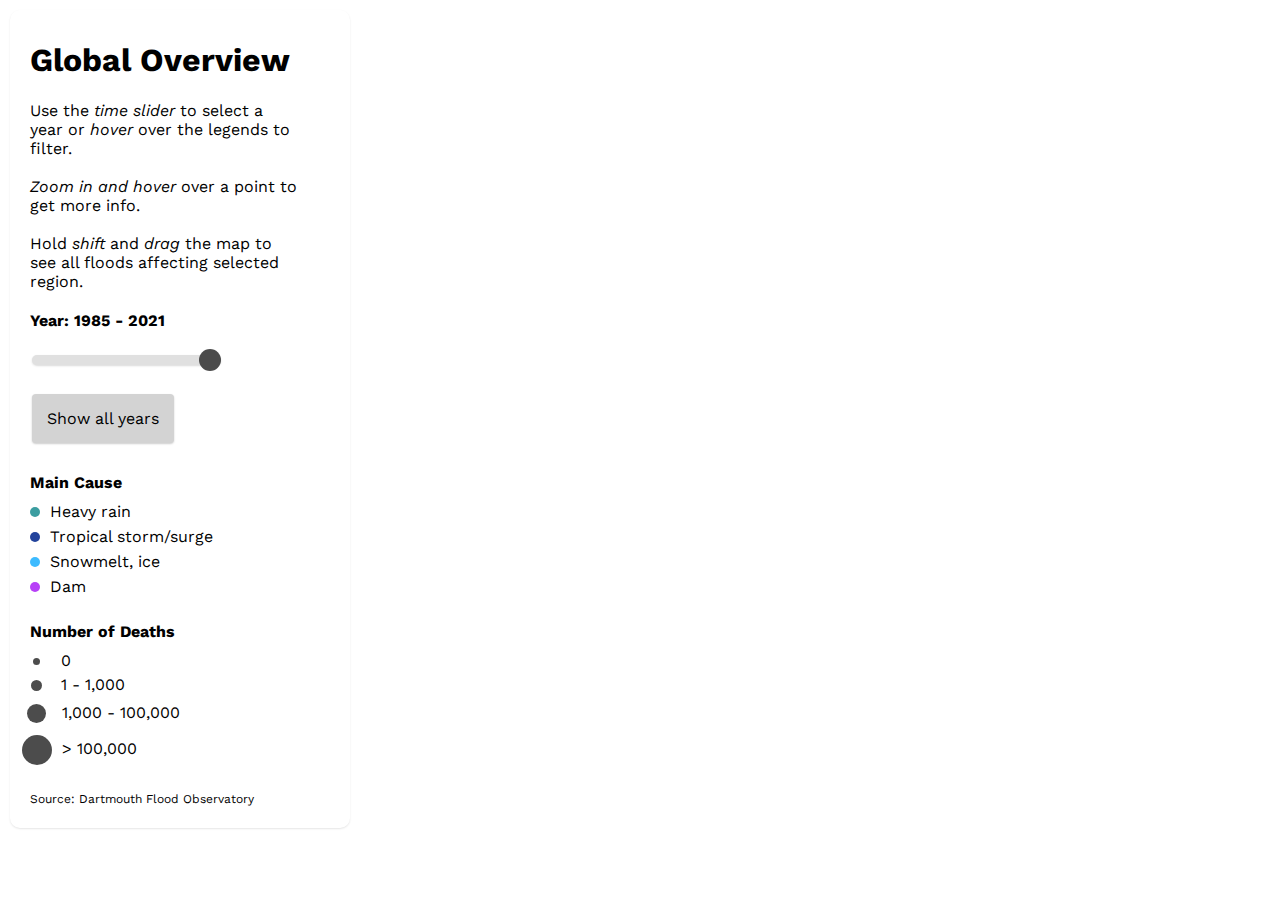
<file: 02_global/global-map.html>
<!DOCTYPE html>
<html>
  <head>
    <meta charset="utf-8">
    <title>Delugeo - Global: Floods Overview</title>
    <meta name="viewport" content="initial-scale=1,maximum-scale=1,user-scalable=no" />

    <link href="https://api.mapbox.com/mapbox-gl-js/v2.6.1/mapbox-gl.css" rel="stylesheet">
    <script src="https://api.mapbox.com/mapbox-gl-js/v2.6.1/mapbox-gl.js"></script> 
    <link rel="icon" type="image/x-icon" href="../assets/favicon.ico" />
    <link href="global-map-style.css" rel="stylesheet">
  

    <style>
      @import url('https://fonts.googleapis.com/css2?family=Lato:wght@400;900&display=swap');
      </style>


  </head>

  <body>
    <div id="map"></div>
    <div id='console' >
      <h1>Global Overview</h1>
      <p>Use the <i>time slider</i> to select a year or <i>hover</i> over the legends to filter.
      <br><br><i>Zoom in and hover</i> over a point to get more info.
      <br><br>Hold <i>shift</i> and <i>drag</i> the map to see all floods affecting selected region.
      </p>

      <div class='session'>
        <h4>Year: <label id='active-year'>1985 - 2021</label></h4>
        <input id='slider' class='row' type='range' min='1985' max='2021' step='1' value='2021'/>
      </div>

      
      <input id="button" class="uk-button uk-button-default" type="button" value="Show all years" disabled>

      <h4>Main Cause</h4>
      <div id="cause-legend" class="legend">
        <div id="heavyRain" style="height:25px;"><span style="background-color: #3b9da0"></span>Heavy rain</div>
        <div id="tropicalStorm" style="height:25px;"><span style="background-color: #22429b"></span>Tropical storm/surge</div>
        <div id="snowmeltIce" style="height:25px;"><span style="background-color: #3dbbff"></span>Snowmelt, ice</div>
        <div id="dam" style="height:25px;"><span style="background-color: #b740f7"></span>Dam</div>
        </div>

      <h4>Number of Deaths</h4>
      <div id="deaths-legend" class="legend">
        <div id="0"style="height:24px;"><span style="height: 7px; width:7px;margin:0px 21.5px 0px 2.5px;;"></span>0</div>
        <div id="1" style="height:28px;"><span style="height: 11px; width: 11px;margin:0px 19.5px 0px 0.5px;"></span>1 - 1,000</div>
        <div id="1000" style="height:32px;"><span style="height: 19px; width: 19px; margin:0px 16.5px 0px -3.5px;"></span>1,000 - 100,000</div>
        <div id="100000" style="height:45px;"><span style="height: 30px; width: 30px; margin:0px 10px 0px -8.5px;"></span>> 100,000 </div>
        </div>

        <p style="font-size:12px;">Source: Dartmouth Flood Observatory</p>

    </div> 


    <script type="text/JavaScript" src="global-map.js"></script> 


  </body>

</html>
</file>
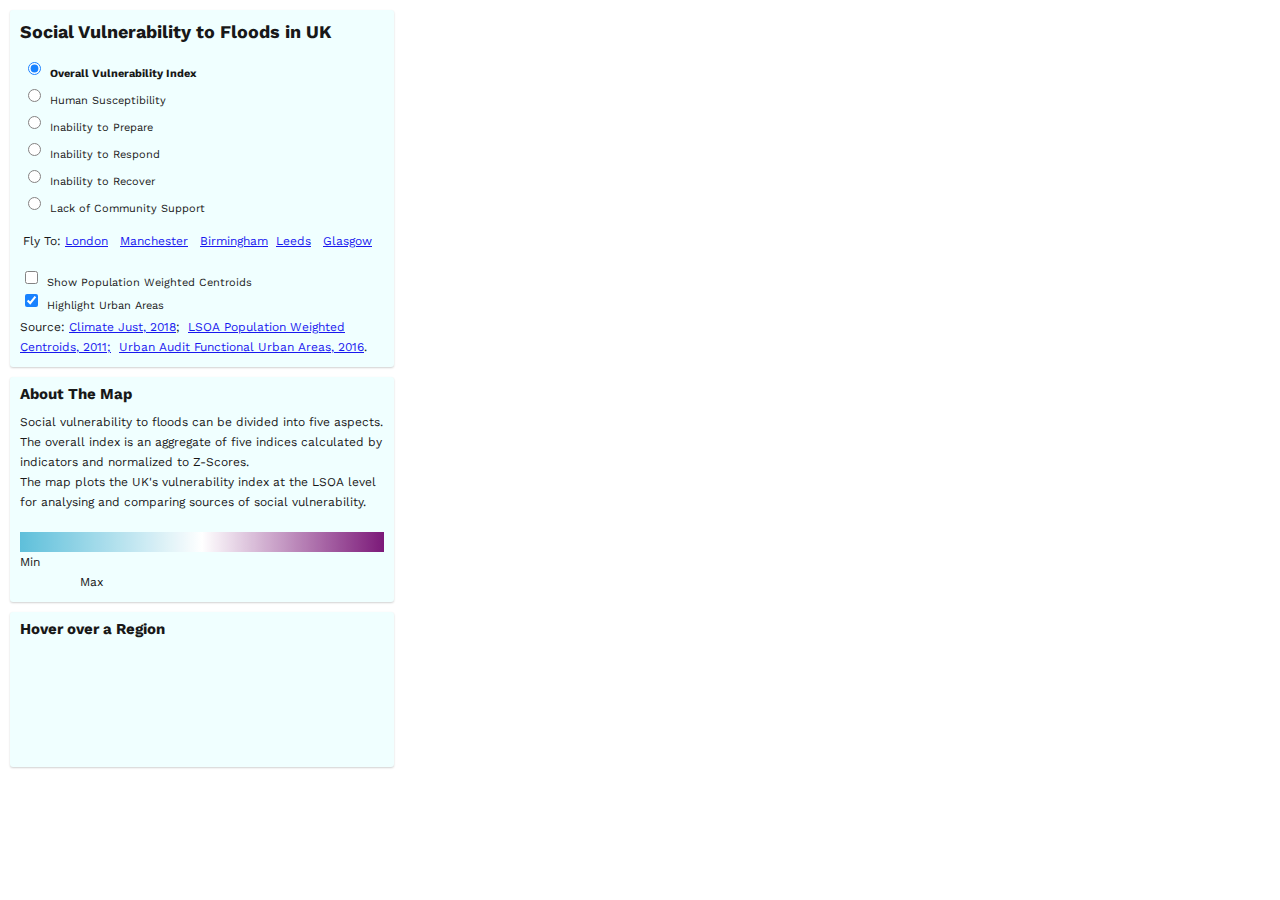
<file: 04_social/population-vulnerability.html>
<!DOCTYPE html>
<html>

<head>
    <meta charset='utf-8' />
    <title>Delugeo - Social: Population Vulnerability</title>
    <meta name='viewport' content='initial-scale=1,maximum-scale=1,user-scalable=no' />
    <link rel="icon" type="image/x-icon" href="../assets/favicon.ico" />
    <link href="https://api.mapbox.com/mapbox-gl-js/v2.6.1/mapbox-gl.css" rel="stylesheet">
    <script src="https://api.mapbox.com/mapbox-gl-js/v2.6.1/mapbox-gl.js"></script>
    <style>
        @import url('https://fonts.googleapis.com/css2?family=Work+Sans:wght@300;700&display=swap');        

        body {
            margin: 0;
            padding: 0;
        }

        #map {
            position: absolute;
            top: 0;
            bottom: 0;
            width: 100%;
        }

        .map-overlay {
            font: 12px/20px 'Work Sans', Arial, Helvetica, sans-serif;
            position: absolute;
            width: 30%;
            top: 0;
            left: 0;
            padding: 10px;

        }

        .map-overlay .map-overlay-inner {
            background-color: #fff;
            box-shadow: 0 1px 2px rgba(0, 0, 0, 0.20);
            border-radius: 3px;
            padding: 10px;
            margin-bottom: 10px;
            opacity: 0.9;
            background: #EFFFFF;
        }

        .map-overlay table {
            border: none;
            width: 100%;
        }

        .map-overlay h1 {
            line-height: 15px;
            font-size: 15px;
            display: block;
            margin: 0 0 10px;
        }


        .map-overlay h2 {
            line-height: 24px;
            display: block;
            margin: 0 0 10px;
        }

        .map-overlay label {
            font: 11px 'Work Sans', Arial, Helvetica, sans-serif;
            vertical-align: bottom;
            margin: 0;
            padding: 0;
        }

        .map-overlay .legend .bar {
            height: 20px;
            width: 100%;
            background: linear-gradient(to right, #4DB9D7, #ffffff, #6E016B);
        }

        .map-overlay input {
            display: inline;
            vertical-align: middle;
            margin: 5px;
            padding: 0;
        }

        .map-overlay p.credit {
            margin: 5px 0 0 0;
            padding: 0;
        }

    </style>
</head>

<body>



    <div id='map'></div>

    <div class='map-overlay'>
        <div class='map-overlay-inner'>
            <h2>Social Vulnerability to Floods in UK</h2>
            <table>
                <tr>
                    <td>
                        <input checked id="vul_button" name="layers" type="radio" value="vul">
                        <label><b>Overall Vulnerability Index</b></label>
                    </td>
                </tr>
                <tr>
                    <td>
                        <input id="sus_button" name="layers" type="radio" value="sus">
                        <label>Human Susceptibility</label>
                    </td>
                </tr>
                <tr>
                    <td>
                        <input id="pre_button" name="layers" type="radio" value="pre">
                        <label>Inability to Prepare</label>
                    </td>
                </tr>
                <tr>
                    <td>
                        <input id="res_button" name="layers" type="radio" value="res">
                        <label>Inability to Respond</label>
                    </td>
                </tr>
                <tr>
                    <td>
                        <input id="rec_button" name="layers" type="radio" value="rec">
                        <label>Inability to Recover</label>
                    </td>
                </tr>
                <tr>
                    <td>
                        <input id="com_button" name="layers" type="radio" value="com">
                        <label>Lack of Community Support</label>
                    </td>
                </tr>
                <tr>
                    <td>
                        <p class="cityfly"> Fly To:
                            <a href="#" class="citylink" id="lond">London</a> &nbsp;
                            <a href="#" class="citylink" id="manc">Manchester</a> &nbsp;
                            <a href="#" class="citylink" id="birm">Birmingham</a>&nbsp;
                            <a href="#" class="citylink" id="leed">Leeds</a> &nbsp;
                            <a href="#" class="citylink" id="glas">Glasgow</a>
                        </p>
                    </td>
                </tr>
            </table>
            <input id="pop_button" name="layers" type="checkbox" value="pop">
            <label>Show Population Weighted Centroids</label><br>
            <input id="urban_button" name="layers" type="checkbox" value="urban" checked>
            <label>Highlight Urban Areas</label>
            <p class="credit">Source: <a href="https://www.climatejust.org.uk/">Climate Just, 2018</a>;&nbsp; <a href="https://data.gov.uk/dataset/a40f54f7-b123-4185-952f-da90c56b0564/lower-layer-super-output-areas-december-2011-population-weighted-centroids/">LSOA Population Weighted Centroids, 2011;</a>&nbsp; <a href="https://geoportal.statistics.gov.uk/datasets/ons::urban-audit-functional-urban-areas-december-2016-super-generalised-clipped-boundaries-in-the-united-kingdom/explore?location=54.177803%2C-3.250000%2C6.00">Urban Audit Functional Urban Areas, 2016</a>.</p>
        </div>

        <div class="map-overlay-inner">
            <div id="legend" class="legend">
                <div>
                    <h1>About The Map</h1>
                    Social vulnerability to floods can be divided into five aspects. The overall index is an aggregate of five indices calculated by indicators and normalized to Z-Scores.<br>
                    The map plots the UK's vulnerability index at the LSOA level for analysing and comparing sources of social vulnerability.<br>&nbsp;&nbsp;
                </div>
                <div class="bar"></div>
                <div>Min &nbsp;&nbsp;&nbsp;&nbsp;&nbsp;&nbsp;&nbsp;&nbsp;&nbsp;&nbsp;&nbsp;&nbsp; &nbsp;&nbsp;&nbsp;&nbsp;&nbsp;&nbsp;&nbsp;&nbsp;&nbsp;&nbsp;&nbsp;&nbsp;&nbsp;&nbsp;&nbsp;&nbsp;&nbsp;&nbsp; &nbsp;&nbsp;&nbsp;&nbsp; &nbsp;&nbsp;&nbsp;&nbsp;&nbsp;&nbsp;&nbsp;&nbsp;&nbsp;&nbsp;&nbsp;&nbsp; &nbsp;&nbsp;&nbsp;&nbsp;&nbsp;&nbsp;&nbsp;&nbsp; &nbsp;&nbsp;&nbsp;&nbsp; &nbsp;&nbsp;&nbsp;&nbsp;&nbsp;&nbsp;&nbsp;&nbsp;&nbsp;&nbsp;&nbsp;&nbsp; &nbsp;&nbsp;&nbsp;&nbsp;&nbsp;&nbsp;&nbsp;&nbsp;&nbsp;&nbsp;&nbsp;&nbsp;&nbsp;&nbsp; Max</div>
            </div>
        </div>
        <div class="map-overlay-inner">
            <h1 id="RegionName">Hover over a Region</h1>
            <!--Initial RegionName Value-->
            <h1 id="NVFI"></h1>
            <table>
                <tr>
                    <td>
                        <p>
                            <a id="NVFI_SUS"></a> &nbsp;<br>
                            <a id="NVFI_PRP"></a> &nbsp;<br>
                            <a id="NVFI_RES"></a> &nbsp;<br>
                            <a id="NVFI_REC"></a> &nbsp;<br>
                            <a id="NVFI_COM"></a>
                        </p>
                    </td>
                </tr>
            </table>
        </div>
    </div>




    <script>
        mapboxgl.accessToken = 'pk.eyJ1IjoiaHVhbmd4aW55MSIsImEiOiJjbDJ6NTEwbnMxYnM4M2RsYm5sdmU4bGJsIn0.tBOCOLwkj52n4MxZgWUTXw'; //Put your mapbox access token here

        // Load a new map in the 'map' HTML div
        var map = new mapboxgl.Map({
            container: 'map', // container id
            style: 'mapbox://styles/huangxiny1/cl300j0p1000d14mk3xmnqnkd', // Put your mapbox style ID here
            center: [-0.1, 51.5], // starting position [lng, lat]
            zoom: 8 // starting zoom
        });

        var NVFI = {
            property: 'NVFI',
            type: 'exponential',
            stops: [
                [-1.6659884, '#4DB9D7'],
                [0, '#ffffff'],
                [2.5158128, '#6E016B']
            ]
        };

        var sus = {
            property: 'NVFI_SUS',
            type: 'exponential',
            stops: [
                [-2.4201196, '#4DB9D7'],
                [0, '#ffffff'],
                [2.4495136, '#6E016B']
            ]
        };

        var pre = {
            property: 'NVFI_PRP',
            type: 'exponential',
            stops: [
                [-1.4617088, '#4DB9D7'],
                [0, '#ffffff'],
                [2.729396, '#6E016B']
            ]
        };

        var res = {
            property: 'NVFI_RES',
            type: 'exponential',
            stops: [
                [-1.587572, '#4DB9D7'],
                [0, '#ffffff'],
                [2.5871776, '#6E016B']
            ]
        };

        var rec = {
            property: 'NVFI_REC',
            type: 'exponential',
            stops: [
                [-1.52917, '#4DB9D7'],
                [0, '#ffffff'],
                [2.6927816, '#6E016B']
            ]
        };

        var com = {
            property: 'NVFI_COM',
            type: 'exponential',
            stops: [
                [-1.8568624, '#4DB9D7'],
                [0, '#ffffff'],
                [2.9703496, '#6E016B']
            ]
        };

        var NVFI_highlight = {
            property: 'NVFI',
            type: 'exponential',
            stops: [
                [-1.6659884, '#38869c'],
                [0, '#999999'],
                [2.5158128, '#290028']
            ]
        };

        var sus_highlight = {
            property: 'NVFI_SUS',
            type: 'exponential',
            stops: [
                [-2.4201196, '#38869c'],
                [0, '#999999'],
                [2.4495136, '#290028']
            ]
        };

        var pre_highlight = {
            property: 'NVFI_PRP',
            type: 'exponential',
            stops: [
                [-1.4617088, '#38869c'],
                [0, '#999999'],
                [2.729396, '#290028']
            ]
        };

        var res_highlight = {
            property: 'NVFI_RES',
            type: 'exponential',
            stops: [
                [-1.587572, '#38869c'],
                [0, '#999999'],
                [2.5871776, '#290028']
            ]
        };

        var rec_highlight = {
            property: 'NVFI_REC',
            type: 'exponential',
            stops: [
                [-1.52917, '#38869c'],
                [0, '#999999'],
                [2.6927816, '#290028']
            ]
        };

        var com_highlight = {
            property: 'NVFI_COM',
            type: 'exponential',
            stops: [
                [-1.8568624, '#38869c'],
                [0, '#999999'],
                [2.9703496, '#290028']
            ]
        };

        map.on('load', function() {
            map.addLayer({
                id: 'NVFI_layer', // The unique name for the layer
                type: 'fill', // Solid block polygons
                source: {
                    type: 'vector', // Vector tiles
                    url: 'mapbox://huangxiny1.b9qe84t5' // Tileset ID
                },
                'source-layer': 'CJ2017_NFVI_SRFI_Full_Dataset-7h8xrf', //  Tileset Name
                'layout': {
                    'visibility': 'visible'
                }, // Not an invisible layer
                paint: {
                    'fill-color': NVFI, // This is the initial variable being mapped (changable)
                    'fill-opacity': 1
                }
            });
            map.addLayer({
                id: 'Highlight', // The unique name for the layer
                type: 'fill', // Solid block polygons
                source: {
                    type: 'vector', // Vector tiles
                    url: 'mapbox://huangxiny1.b9qe84t5' // Tileset ID
                },
                'source-layer': 'CJ2017_NFVI_SRFI_Full_Dataset-7h8xrf', //  Tileset Name
                'layout': {
                    'visibility': 'visible'
                }, // Not an invisible layer
                paint: {
                    'fill-color': NVFI_highlight, // This is the initial variable being mapped (changable)
                    'fill-opacity': 1
                },
                filter: ['==', 'NAME', '']
            });

            // Add the label layer
            map.addLayer({
                'id': 'labels',
                'type': 'symbol',
                source: {
                    type: 'vector',
                    url: 'mapbox://huangxiny1.0yy8fey6' // Your Mapbox tileset Map ID
                },
                'source-layer': 'Urban_Audit_Functional_Urban_-4pfsj8', // name of tilesets
                'layout': {
                    'symbol-avoid-edges': true,
                    'text-field': ['get', 'uafua16nm'],
                    'text-font': ['Open Sans Bold', 'Arial Unicode MS Bold'],
                    'text-size': 13,
                    'text-variable-anchor': ["bottom"]
                },
                'paint': {
                    'text-color': '#5E5DA1',
                    'text-halo-color': '#fff',
                    'text-halo-width': 0.5,
                    'text-opacity': 1
                }
            });

            map.addLayer({
                id: 'boundaries_1', // The unique name for the layer
                type: 'line',
                source: {
                    type: 'vector',
                    url: 'mapbox://huangxiny1.0yy8fey6' // Your Mapbox tileset Map ID
                },
                'source-layer': 'Urban_Audit_Functional_Urban_-4pfsj8', // name of tilesets
                'layout': {},
                paint: {
                    'line-color': '#5E5DA1',
                    'line-width': 1,
                    'line-opacity': 0.8
                }
            });

            map.addLayer({
                id: 'urban_areas', // The unique name for the layer
                type: 'fill',
                source: {
                    type: 'vector',
                    url: 'mapbox://huangxiny1.0yy8fey6' // Your Mapbox tileset Map ID
                },
                'source-layer': 'Urban_Audit_Functional_Urban_-4pfsj8', // name of tilesets
                'layout': {},
                paint: {
                    'fill-color': '#5E5DA1',
                    'fill-opacity': 0.08
                }
            });


            map.addLayer({
                id: 'population', // The unique name for the layer
                type: 'circle',
                source: {
                    type: 'vector',
                    url: 'mapbox://huangxiny1.5l717bod' // Your Mapbox tileset Map ID
                },
                'source-layer': 'Lower_Layer_Super_Output_Area-0a3ane', // name of tilesets
                'layout': {},
                paint: {
                    'circle-opacity': 0,
                    'circle-radius': 1.5,
                    'circle-color': '#5C65A6'
                }
            });
            document.getElementById('RegionName').innerHTML = "Hover over a LSOA!"
            document.getElementById('NVFI').innerHTML = 'Overall Vulnerability Index: ';
            document.getElementById('NVFI_COM').innerHTML = 'Lack of Community Support: Housing Characteristics, Direct Flood Experience, Service Availability & Social Networks ';
            document.getElementById('NVFI_PRP').innerHTML = 'Inability to Prepare: Income, Information Use, Local Knowledge & Tenure';
            document.getElementById('NVFI_REC').innerHTML = 'Inability to Recover: Income, Information Use, Local Knowledge, Physical Mobility & Crime';
            document.getElementById('NVFI_RES').innerHTML = 'Inability to Respond: Income, Information Use & Physical Mobility';
            document.getElementById('NVFI_SUS').innerHTML = 'Human Susceptibility: Age & Health ';
            document.getElementById('NVFI').style.color = '#000000';
            document.getElementById('NVFI_REC').style.color = '#000000';
            document.getElementById('NVFI_RES').style.color = '#000000';
            document.getElementById('NVFI_SUS').style.color = '#000000';
            document.getElementById('NVFI_PRP').style.color = '#000000';
            document.getElementById('NVFI_COM').style.color = '#000000';

            document.getElementById("vul_button").addEventListener("click", function() {
                map.setPaintProperty('NVFI_layer', 'fill-color', NVFI);
                map.setPaintProperty('Highlight', 'fill-color', NVFI_highlight);
            });
            document.getElementById("sus_button").addEventListener("click", function() {
                map.setPaintProperty('NVFI_layer', 'fill-color', sus);
                map.setPaintProperty('Highlight', 'fill-color', sus_highlight);
            });
            document.getElementById("pre_button").addEventListener("click", function() {
                map.setPaintProperty('NVFI_layer', 'fill-color', pre);
                map.setPaintProperty('Highlight', 'fill-color', pre_highlight);
            });
            document.getElementById("res_button").addEventListener("click", function() {
                map.setPaintProperty('NVFI_layer', 'fill-color', res);
                map.setPaintProperty('Highlight', 'fill-color', res_highlight);
            });
            document.getElementById("rec_button").addEventListener("click", function() {
                map.setPaintProperty('NVFI_layer', 'fill-color', rec);
                map.setPaintProperty('Highlight', 'fill-color', rec_highlight);
            });
            document.getElementById("com_button").addEventListener("click", function() {
                map.setPaintProperty('NVFI_layer', 'fill-color', com);
                map.setPaintProperty('Highlight', 'fill-color', com_highlight);
            });
            document.getElementById("pop_button").addEventListener("click", function() {
                if (this.checked) {
                    map.setPaintProperty('population', 'circle-opacity', 0.9);
                } else {
                    map.setPaintProperty('population', 'circle-opacity', 0);
                };

            });
            document.getElementById("urban_button").addEventListener("click", function() {
                if (this.checked) {
                    map.setPaintProperty('urban_areas', 'fill-opacity', 0.08);
                    map.setPaintProperty('boundaries_1', 'line-opacity', 0.8);
                    map.setPaintProperty('labels', 'text-opacity', 1);
                } else {
                    map.setPaintProperty('urban_areas', 'fill-opacity', 0);
                    map.setPaintProperty('boundaries_1', 'line-opacity', 0);
                    map.setPaintProperty('labels', 'text-opacity', 0.5);
                };

            })

            map.on('mousemove', function(e) {

                var la = map.queryRenderedFeatures(e.point, {
                    layers: ['NVFI_layer']
                });
                if (la.length >= 1) {
                    map.setFilter('Highlight', ['==', 'NAME', la[0].properties.NAME]);
                    document.getElementById('RegionName').innerHTML = 'LSOA Name: ' + la[0].properties.NAME;
                    document.getElementById('NVFI').innerHTML = 'Overall Vulnerability Index: ' + la[0].properties.NVFI;
                    document.getElementById('NVFI_PRP').innerHTML = 'Inability to Prepare: ' + la[0].properties.NVFI_PRP;
                    document.getElementById('NVFI_COM').innerHTML = 'Lack of Community Support: ' + la[0].properties.NVFI_COM;
                    document.getElementById('NVFI_REC').innerHTML = 'Inbility to Recover: ' + la[0].properties.NVFI_REC;
                    document.getElementById('NVFI_RES').innerHTML = 'Inbility to Respond: ' + la[0].properties.NVFI_RES;
                    document.getElementById('NVFI_SUS').innerHTML = 'Human Susceptibility: ' + la[0].properties.NVFI_SUS;
                    if (la[0].properties.NVFI < 0) {
                        document.getElementById('NVFI').style.color = '#4DB9D7';
                    } else {
                        document.getElementById('NVFI').style.color = '#6E016B';
                    };
                    if (la[0].properties.NVFI_COM < 0) {
                        document.getElementById('NVFI_COM').style.color = '#4DB9D7';
                    } else {
                        document.getElementById('NVFI_COM').style.color = '#6E016B';
                    };
                    if (la[0].properties.NVFI_SUS < 0) {
                        document.getElementById('NVFI_SUS').style.color = '#4DB9D7';
                    } else {
                        document.getElementById('NVFI_SUS').style.color = '#6E016B';
                    };
                    if (la[0].properties.NVFI_PRP < 0) {
                        document.getElementById('NVFI_PRP').style.color = '#4DB9D7';
                    } else {
                        document.getElementById('NVFI_PRP').style.color = '#6E016B';
                    };
                    if (la[0].properties.NVFI_REC < 0) {
                        document.getElementById('NVFI_REC').style.color = '#4DB9D7';
                    } else {
                        document.getElementById('NVFI_REC').style.color = '#6E016B';
                    };
                    if (la[0].properties.NVFI_RES < 0) {
                        document.getElementById('NVFI_RES').style.color = '#4DB9D7';
                    } else {
                        document.getElementById('NVFI_RES').style.color = '#6E016B';
                    };
                } else {
                    map.setFilter('Highlight', ['==', 'NAME', '']);
                    document.getElementById('RegionName').innerHTML = "Hover over a LSOA!"
                    document.getElementById('NVFI').innerHTML = 'Overall Vulnerability Index: ';
                    document.getElementById('NVFI_COM').innerHTML = 'Lack of Community Support: Housing Characteristics, Direct Flood Experience, Service Availability & Social Networks ';
                    document.getElementById('NVFI_PRP').innerHTML = 'Inability to Prepare: Income, Information Use, Local Knowledge & Tenure';
                    document.getElementById('NVFI_REC').innerHTML = 'Inability to Recover: Income, Information Use, Local Knowledge, Physical Mobility & Crime';
                    document.getElementById('NVFI_RES').innerHTML = 'Inability to Respond: Income, Information Use & Physical Mobility';
                    document.getElementById('NVFI_SUS').innerHTML = 'Human Susceptibility: Age & Health ';
                    document.getElementById('NVFI').style.color = '#000000';
                    document.getElementById('NVFI_REC').style.color = '#000000';
                    document.getElementById('NVFI_RES').style.color = '#000000';
                    document.getElementById('NVFI_SUS').style.color = '#000000';
                    document.getElementById('NVFI_PRP').style.color = '#000000';
                    document.getElementById('NVFI_COM').style.color = '#000000';
                };
            });


            var x = document.getElementsByClassName('citylink');
            var i;
            for (i = 0; i < x.length; i++) {
                x[i].addEventListener('click', function(e) {

                    var lat, long;

                    switch (e.target.id) {
                        case "birm":
                            long = -1.8904;
                            lat = 52.4862;
                            break;
                        case "bris":
                            long = -2.5879;
                            lat = 51.4545;
                            break;
                        case "leed":
                            long = -1.5491;
                            lat = 53.8008;
                            break;
                        case "lond":
                            long = -0.1278;
                            lat = 51.5074;
                            break;
                        case "manc":
                            long = -2.2426;
                            lat = 53.4808;
                            break;
                        case "newc":
                            long = -1.6178;
                            lat = 54.9783;
                            break;
                        case "card":
                            long = -3.1790;
                            lat = 51.4815;
                            break;
                        case "glas":
                            long = -4.2514;
                            lat = 55.8609;
                            break;
                    }

                    map.flyTo({
                        center: [long, lat],
                        zoom: 8.5,
                        speed: 0.7,
                        pitch: 0
                    });
                });
            }
        });

    </script>

</body>

</html>
</file>
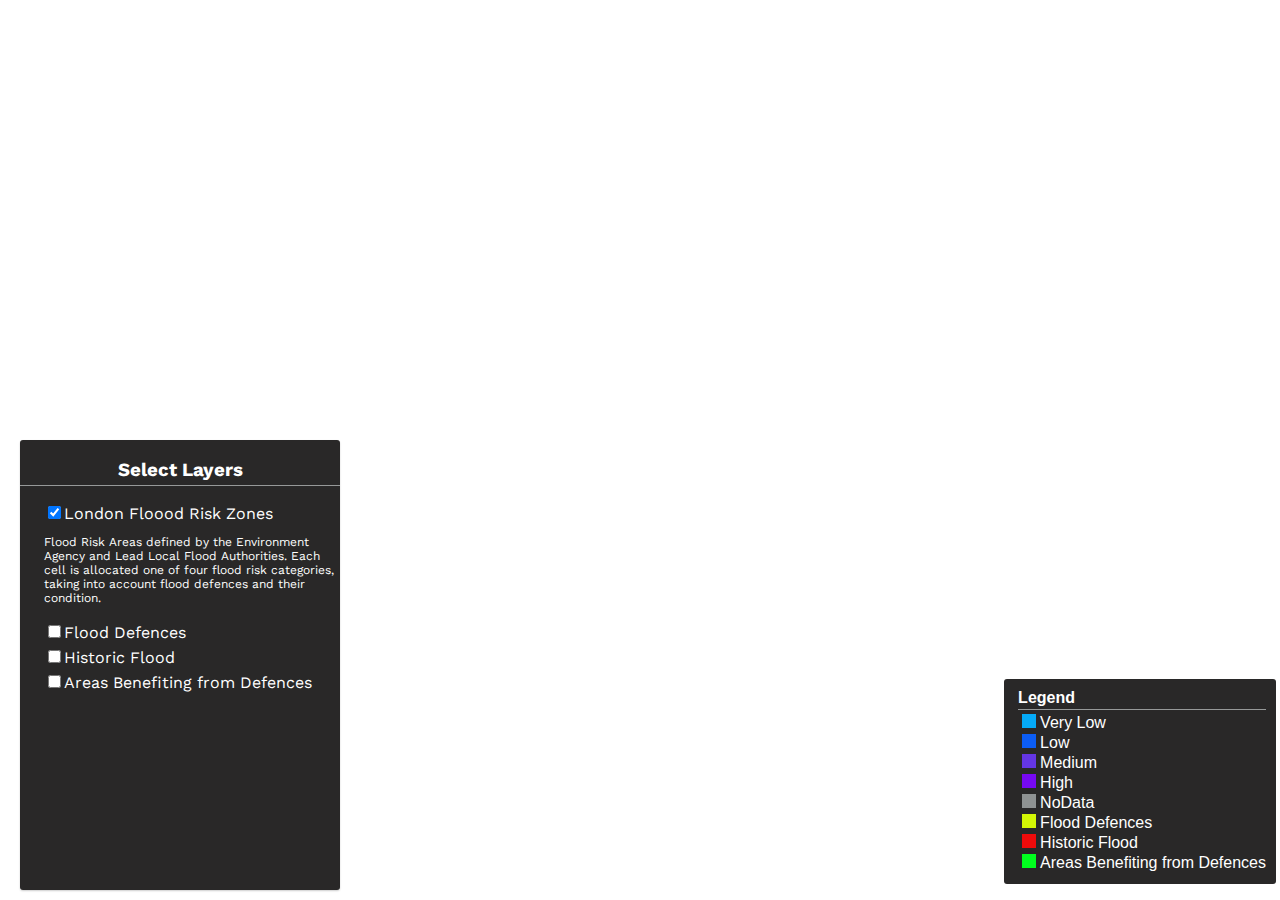
<file: 05_infrastructural/london-defenses.html>
<!DOCTYPE html>
<html>
    
    <head>
        <meta charset="utf-8" />
        <title>Delugeo - Infrastructural: London Flood and Defenses</title>
        <meta name="viewport" content="initial-scale=1,maximum-scale=1,user-scalable=no" />
        <link rel="icon" type="image/x-icon" href="../assets/favicon.ico" />
        <script src="//ajax.googleapis.com/ajax/libs/jquery/1.11.0/jquery.min.js"></script>
        <script src="https://api.mapbox.com/mapbox-gl-js/v2.6.1/mapbox-gl.js"></script>
        <link href="https://api.mapbox.com/mapbox-gl-js/v2.6.1/mapbox-gl.css" rel="stylesheet">
        <link href="london-defenses.css" rel="stylesheet">

        <style type="text/css">
            @import url('https://fonts.googleapis.com/css2?family=Work+Sans:wght@300;700&display=swap');        

            body {
                margin: 0;
                padding: 0;
            }

            #map {
                position: absolute;
                top: 0;
                bottom: 0;
                left: 0;
                right: 0;
                width: 100%;
            }
    
            .headBox {
                position: absolute;
                height: 48px;
                left: 0;
                top: 0;
                width: 100%;
                z-index: 9999;
                font-family: 'Work Sans', sans-serif;
                display: flex;
                flex-direction: column;
                justify-content: space-around;
                /* background-color: rgba(92, 55, 226, 0.61); */
                align-items: center;
                text-align: center;
            }
    
            .headText {
                font-size: 48px;
                color: #fff;
            }
        </style>
    </head>


<body>
    <!--<div id="map"></div>
    <script>
        mapboxgl.accessToken = 
            'pk.eyJ1IjoiaGVucnkxOCIsImEiOiJjbDBsMXUyczYwZDhiM2RwZXJkNnlteWhoIn0.wpRHBQ0CPPlYrt8cQLPmjg';
    // Load a new map in the 'map' HTML div
        var map = new mapboxgl.Map({
            container: 'map', // container ID
            style: 'mapbox://styles/henry18/cl0lknmce002q14pcjskq3m5l', // style URL
            center: [0.0, 51.4317], // starting position [lng, lat]
            zoom: 9.5 // starting zoom
        });
    </script>-->

    
    
    

    <div id="map"></div>

    
    <script>
        mapboxgl.accessToken =
                'pk.eyJ1IjoiaGVucnkxOCIsImEiOiJjbDBsMXUyczYwZDhiM2RwZXJkNnlteWhoIn0.wpRHBQ0CPPlYrt8cQLPmjg'; //Put your mapbox access token here
            // Load a new map in the 'map' HTML div
            var map = new mapboxgl.Map({
                container: 'map', // container id
                style: 'mapbox://styles/henry18/cl0lknmce002q14pcjskq3m5l', // Put your mapbox style ID here
                center: [0.0049, 51.5051], // starting position [lng, lat]
                zoom: 12 // starting zoom
        });

        map.on('load', () => {
        

            map.addSource('LondonFloodRiskAreas', {
                type: 'vector',
                url: 'mapbox://henry18.9128ynra'
            });
            map.addLayer({
                'id': 'LondonFloodRiskAreas',
                'type': 'fill',
                'source': 'LondonFloodRiskAreas',
                'layout': {
                    // Make the layer visible by default.
                    'visibility': 'visible'
                },
                'paint': {
                    'fill-color': [
                            "match",
                            ["get", "PROB_4BAND"],
                            "Very Low", "#05aaf7",
                            "Low", "#0c5df4",
                            "Medium", "#6436e4",
                            "High", '#7609f2',
                            "#8e9292"

                            ],
                            'fill-outline-color': '#343434',
                            'fill-opacity': 0.7
                },
                'source-layer': 'ROFRS_London-cygxye'
            });

            map.addSource('HistoricalFlood', {
                type: 'vector',
                url: 'mapbox://henry18.95o6m5g3'
            });
            map.addLayer({
                'id': 'HistoricalFlood',
                'type': 'fill',
                'source': 'HistoricalFlood',
                'layout': {
                    // Make the layer visible by default.
                    'visibility': 'none',
                    
                },
                'paint': {
                    'fill-color': "#ef0b0b",
                    'fill-outline-color': '#343434',
                    'fill-opacity': 0.7
                },
                'source-layer': 'EA_RecordedFloodOutlines_SHP-assd37'
            });

            map.addSource('FloodDefence', {
                type: 'vector',
                url: 'mapbox://henry18.7fehb1y3'
            });
            map.addLayer({
                'id': 'FloodDefence',
                'type': 'line',
                'source': 'FloodDefence',
                'layout': {
                    // Make the layer visible by default.
                    'visibility': 'none',
                    "line-join": "round",
                    "line-cap": "round"
                },
                'paint': {
                    "line-color": "#d3f705",
                "line-width": 2,
                },
                'source-layer': 'Spatial_Flood_Defences_Includ-7wt9un'
            });

            map.addSource('AreasBenefitingfromDefences', {
                type: 'vector',
                url: 'mapbox://henry18.2iuyom57'
            });
            map.addLayer({
                'id': 'AreasBenefitingfromDefences',
                'type': 'fill',
                'source': 'AreasBenefitingfromDefences',
                'layout': {
                    // Make the layer visible by default.
                    'visibility': 'none',
                    
                },
                'paint': {
                    'fill-color': "#00ff1e",
                    'fill-outline-color': '#343434',
                    'fill-opacity': 0.7
                },
                'source-layer': 'EA_FloodMapForPlanningRiversa-9hc3gv'
            });
    });

    function onSelectLayers(value) {
            const checkbox = $(`#${value}_check`)
            const isVisible = checkbox.prop('checked')
            console.log(isVisible, 'isVisible');
            if (isVisible === false) {
                if (value === 'FloodDefence') {
                     map.setLayoutProperty('FloodDefence', 'visibility', 'none');
                    $('#HiddenLine2').hide();

                } 
                else if (value === 'HistoricalFlood') {
                     map.setLayoutProperty('HistoricalFlood', 'visibility', 'none');
                     $('#HiddenLine3').hide();
                }
               
                else if (value === 'LondonFloodRiskAreas') {
                     map.setLayoutProperty('LondonFloodRiskAreas', 'visibility', 'none');
                     $('#HiddenLine1').hide();

                }
                else if (value === 'AreasBenefitingfromDefences') {
                     map.setLayoutProperty('AreasBenefitingfromDefences', 'visibility', 'none');
                     $('#HiddenLine4').hide();

                }

            } else if (isVisible === true) {
                if (value === 'FloodDefence') {
                     map.setLayoutProperty('FloodDefence', 'visibility', 'visible');
                     $('#HiddenLine2').show();

                } 
                else if (value === 'HistoricalFlood') {
                     map.setLayoutProperty('HistoricalFlood', 'visibility', 'visible');
                     $('#HiddenLine3').show();
                }
               
                else if (value === 'LondonFloodRiskAreas') {
                     map.setLayoutProperty('LondonFloodRiskAreas', 'visibility', 'visible');
                     $('#HiddenLine1').show();

                }
                else if (value === 'AreasBenefitingfromDefences') {
                     map.setLayoutProperty('AreasBenefitingfromDefences', 'visibility', 'visible');
                     $('#HiddenLine4').show();

                }

            }
            // map.setLayoutProperty(value, 'visibility', isVisible === false ? 'none' : 'visible');
        }

        
    
</script>


<div class="headBox">
    <h1 class="headText"> London Flood and Flood defences </h1>
     </div>

<center class="map-overlay layerSelect" id="layerSelect">
    <h3 style="height: 8px;">Select Layers </h3>
    <div class="splitLine"></div>
    <form style="display: flex; flex-direction: column; align-items: flex-start;padding-left: 24px;" action=''
    method="get">
        <label><input id='LondonFloodRiskAreas_check' type="checkbox" value="LondonFloodRiskAreas" checked='true' class="checkbox"
            onchange="onSelectLayers(value)" />London Floood Risk Zones</label>
            <p id='HiddenLine1' style='display:visible;text-align:left;font-size:12px'> Flood Risk Areas defined by the Environment Agency and Lead Local Flood Authorities. Each cell is allocated one of four flood risk categories, taking into account flood defences and their condition.</p> 
        <label><input id='FloodDefence_check' type="checkbox" value="FloodDefence" class="checkbox"
            onchange="onSelectLayers(value)" />Flood Defences </label>
            <p id='HiddenLine2' style='display:none;text-align:left;font-size:12px'> Earth banks, stone and concrete walls and sheet-piling that is used to prevent or control the extent of flooding. Includes both man-made and natural defences. </p>
        <label><input id='HistoricalFlood_check' type="checkbox" value="HistoricalFlood" class="checkbox"
            onchange="onSelectLayers(value)" />Historic Flood </label>
            <p id='HiddenLine3' style='display:none;text-align:left;font-size:12px'> The maximum extent of individual Recorded Flood Outlines from river, the sea and groundwater springs that meet a set criteria. Records began in 1946.</p>
        <label><input id='AreasBenefitingfromDefences_check' type="checkbox" value="AreasBenefitingfromDefences" class="checkbox"
            onchange="onSelectLayers(value)" />Areas Benefiting from Defences </label>
            <p id='HiddenLine4' style='display:none;text-align:left;font-size:12px'> Areas that benefit from the presence of defences in a 1% chance of flooding from rivers; or 0.5 % chance of flooding from the sea each year. areas coverd by lower protection standard defences may not be mapped.</p>

        </form>
</center>

<div class="legendBox">
    <div class="graffiti_legend" id='graffiti_legend'><b> Legend </b>
        <div class="splitLine_legend"></div>
        <div class="legend-sec-box ">
            <div class="legend-poi" style="background-color: #05aaf7;"></div><span class="legend-text">Very Low</span>
        </div>
        <div class="legend-sec-box ">
            <div class="legend-poi" style="background-color: #0c5df4;"></div><span class="legend-text">Low</span>
        </div>
        <div class="legend-sec-box ">
            <div class="legend-poi" style="background-color: #6436e4;"></div><span class="legend-text">Medium</span>
        </div>
        <div class="legend-sec-box ">
            <div class="legend-poi" style="background-color: #7609f2;"></div><span class="legend-text">High</span>
        </div>
        <div class="legend-sec-box ">
            <div class="legend-poi" style="background-color: #8e9292;"></div><span class="legend-text">NoData</span>
        </div>
        <div class="legend-sec-box ">
            <div class="legend-poi" style="background-color: #d3f705;"></div><span class="legend-text">Flood Defences</span>
        </div>
        <div class="legend-sec-box ">
            <div class="legend-poi" style="background-color: #ef0b0b;"></div><span class="legend-text">Historic Flood</span>
        </div>
        <div class="legend-sec-box ">
            <div class="legend-poi" style="background-color: #00ff1e;"></div><span class="legend-text">Areas Benefiting from Defences</span>
        </div>
    
    </div>

</body>
</html>
</file>
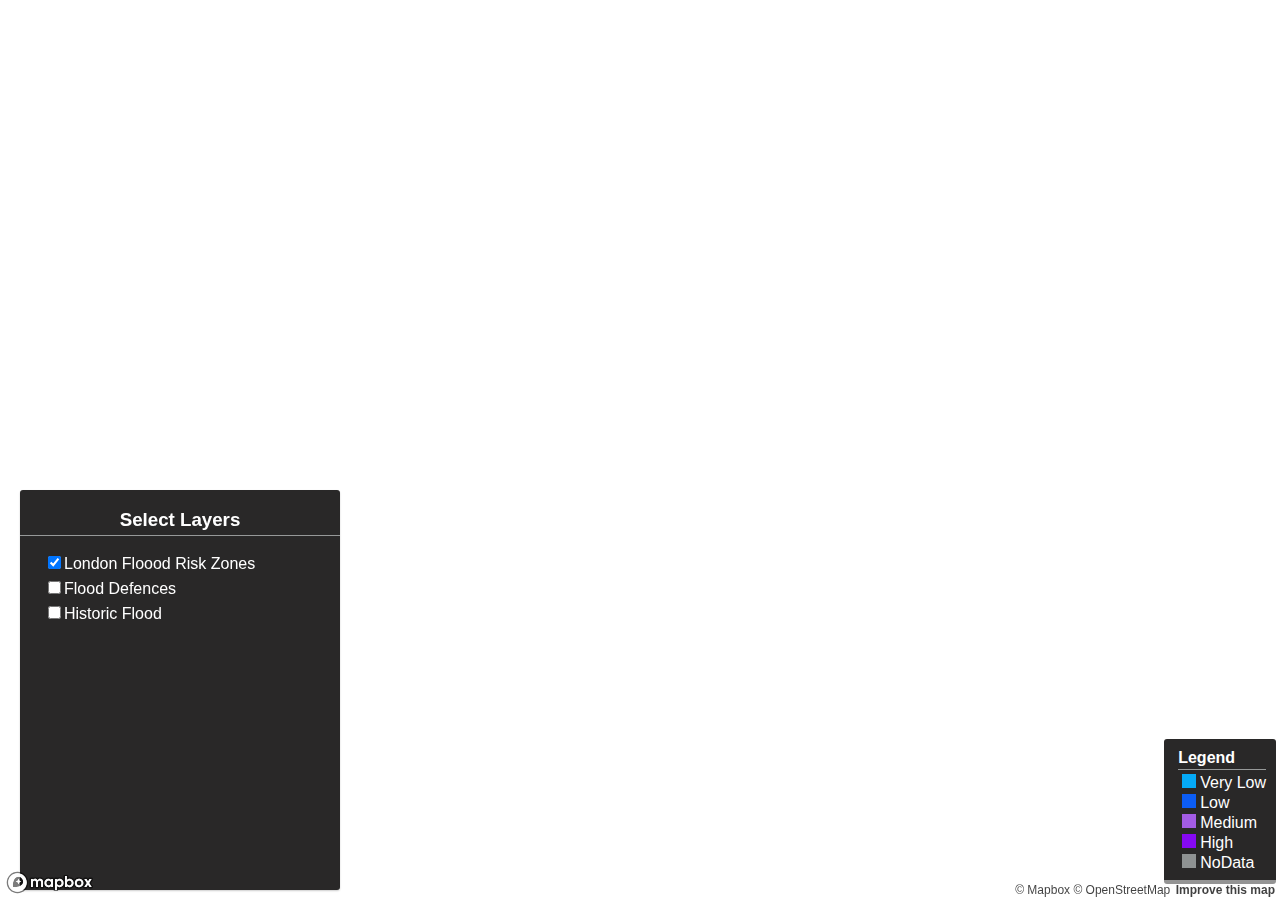
<file: londonFlowMap/MyMapEdited.html>
<!DOCTYPE html>
<!-- saved from url=(0103)https://zeqiang.fun/Digital-Viz-City-Transformations/Bicycle-Thefts-Risk/theft_frequency_map_tmp-3.html -->
<html>

<head>
    <meta http-equiv="Content-Type" content="text/html; charset=UTF-8">

    <title>Flow Risk Visualization</title>
    <meta name="viewport" content="initial-scale=1,maximum-scale=1,user-scalable=no">
    <script src="jquery-3.6.0.min.js"></script>
    <script src="mapbox-gl.js"></script>
    <link href="mapbox-gl.css" rel="stylesheet">
    <link href="Mymap.css" rel="stylesheet">

    <style type="text/css">
        #baseMapContainer {
            position: absolute;
            top: 0;
            bottom: 0;
            left: 0;
            right: 0;
            width: 100%;
        }

        .headBox {
            position: absolute;
            height: 48px;
            left: 0;
            top: 0;
            width: 100%;
            z-index: 9999;

            display: flex;
            flex-direction: column;
            justify-content: space-around;
            /* background-color: rgba(92, 55, 226, 0.61); */
            align-items: center;
            text-align: center;
        }

        .headText {
            font-size: 48px;
            color: #fff;
        }
    </style>
</head>

<body data-new-gr-c-s-check-loaded="14.1050.0" data-gr-ext-installed="">

    <div id="baseMapContainer" class="mapboxgl-map">
        <div class="headBox">
            <h1 class="headText"> London Flood and Flood defences </h1>
             </div>
        <div class="mapboxgl-canary" style="visibility: hidden;"></div>
        <div class="mapboxgl-canvas-container mapboxgl-interactive mapboxgl-touch-drag-pan mapboxgl-touch-zoom-rotate">
            <canvas class="mapboxgl-canvas" tabindex="0" aria-label="Map" role="region" width="2592" height="1200"
                style="width: 1296px; height: 600px; cursor: default;"></canvas>
        </div>
        <div class="mapboxgl-control-container">
            <div class="mapboxgl-ctrl-top-left"></div>
            <div class="mapboxgl-ctrl-top-right"></div>
            <div class="mapboxgl-ctrl-bottom-left">
                <div class="mapboxgl-ctrl" style="display: block;"><a class="mapboxgl-ctrl-logo" target="_blank"
                        rel="noopener nofollow" href="https://www.mapbox.com/" aria-label="Mapbox logo"></a></div>
            </div>
            <div class="mapboxgl-ctrl-bottom-right">
                <div class="mapboxgl-ctrl mapboxgl-ctrl-attrib"><button class="mapboxgl-ctrl-attrib-button"
                        title="Toggle attribution" aria-label="Toggle attribution"></button>
                    <div class="mapboxgl-ctrl-attrib-inner" role="list"><a href="https://www.mapbox.com/about/maps/"
                            target="_blank" title="Mapbox" aria-label="Mapbox" role="listitem">© Mapbox</a> <a
                            href="https://www.openstreetmap.org/about/" target="_blank" title="OpenStreetMap"
                            aria-label="OpenStreetMap" role="listitem">© OpenStreetMap</a> <a class="mapbox-improve-map"
                            href="https://apps.mapbox.com/feedback/?owner=mengqingzhao&amp;id=ckoqcdvz57jo917o2jdq96bnq&amp;access_token=pk.eyJ1IjoibWVuZ3Fpbmd6aGFvIiwiYSI6ImNrbHloY2lvejFsdHAyd28zMnVwZGszaHcifQ.T8viEchUMVha2Cr2S8-1-Q"
                            target="_blank" title="Map feedback" aria-label="Map feedback" role="listitem"
                            rel="noopener nofollow">Improve this map</a></div>
                </div>
            </div>
        </div>
    </div>
    <!-- <div class="map-overlay timeSelect" id="features">
        <h3 style="height: 8px;"> BayRegion Historical house price </h3>
        <div class="splitLine"></div>
        <label id="year">in 1994-04</label>
        <input id="dateSlider" type="range" min=0 max=246 step=1 value="0" onchange="selectDate(value)">
        <button id="startButton" class="clickButton" value="false" onclick="startAnimaton()">▶</input>
            <button id="stopButton" class="clickButton" value="false"
                style="font-size: 17px;padding: 0;margin-left: 4px;" onclick="stopAnimation()">■</input>
    </div> -->

    <center class="map-overlay layerSelect" id="layerSelect">
        <h3 style="height: 8px;">Select Layers </h3>
        <div class="splitLine"></div>
        <form style="display: flex; flex-direction: column; align-items: flex-start;padding-left: 24px;" action=''
            method="get">
            <label><input id='ROFRSLondon_check' type="checkbox" value="ROFRSLondon" checked='true' class="checkbox"
                    onchange="onSelectLayers(value)" />London Floood Risk Zones</label>
           <!-- <label><input id='RiskFromRS_check' type="checkbox" value="RiskFromRS" class="checkbox"
                    onchange="onSelectLayers(value)" />Risk From Rivers and Sea</label> -->
            <label><input id='FloodDefences_check' type="checkbox" value="FloodDefences" class="checkbox"
                    onchange="onSelectLayers(value)" />Flood Defences </label>
            <label><input id='HistoricFlood_check' type="checkbox" value="HistoricFlood" class="checkbox"
                    onchange="onSelectLayers(value)" />Historic Flood </label>
            <!--<label><input id='RecordedFloodOutlines_check' type="checkbox" value="RecordedFloodOutlines"
                    class="checkbox" onchange="onSelectLayers(value)" />Recorded Flood Outlines </label>
            -->

        </form>
        <br />
        <!-- <label for="poiTypeSelectBox" style="font-size:18px;font-weight:500;color:rgb(0, 110, 255)"> Data
            Type:</label>
        <select class="poiTypeSelectBox" name="poiTypeSelectBox" id="poiTypeSelectBox"
            onchange="onChangeFieldColors(value)">
            <option value="FloodDefences,effective_"> Flood Defences Effective</option>
            <option value="Offensive">residential building offensive</option>
            <option value="FloodDefences,effective_"> Flood Defences Effective</option>
            <option value="Not_Offensive">residential building not offensive</option>


        </select> -->
    </center>

    <div class="legendBox">
        <div class="graffiti_legend" id='graffiti_legend'><b> Legend </b>
            <div class="splitLine_legend"></div>
            <div class="legend-sec-box ">
                <div class="legend-poi" style="background-color: #05aaf7 ;"></div><span class="legend-text">Very Low</span>
                
            </div>
            <div class="legend-sec-box ">
                <div class="legend-poi" style="background-color: #0c5df4;"></div><span class="legend-text">Low</span>
            </div>
            <div class="legend-sec-box ">
                <div class="legend-poi" style="background-color: #a35ce5;"></div><span class="legend-text">Medium</span>
            </div>
            <div class="legend-sec-box ">
                <div class="legend-poi" style="background-color: #8509f2;"></div><span class="legend-text">High</span>
            </div>
            <!-- <div class="legend-sec-box ">
                <div class="legend-poi" style="background-color: #A62000;"></div><span class="legend-text">850 +</span>
            </div> -->
            <div class="legend-sec-box ">
                <div class="legend-poi" style="background-color: #8e9292;"></div><span class="legend-text">NoData</span>
            </div>
            <!-- <div class="legend-sec-box "><div class="legend-poi" style="background-color: #;"></div><span class="legend-text">200+</span></div> -->
        </div>

    </div>

    <script>

        let currentLayerName = 'BayRegion'
        let currentDate = "1996-04"
        let poisDataG = undefined
        const initZoom = 9.5
        const mapCenter = [0.0, 51.4317]
        let layersValues = ['0-100', '100-200', '200-400', '400-600', '600-1000', '1000-1500', '1500+'];
        let layerColors = ['#05aaf7', '#0c5df4', '#a35ce5', '#FD8D3C', '#FC4E2A', '#E31A1C', '#BD0026'];

        mapboxgl.accessToken = 'pk.eyJ1IjoiZHJlYW1jYXQiLCJhIjoiY2txa2Nra2E3MDk3bzJ3cnVkOG5xZjU0YiJ9.jwaut9d8OX3QdMxVqs8Rgw';
        var myMap = new mapboxgl.Map({
            container: 'baseMapContainer', // container id
            style: 'mapbox://styles/dreamcat/cl36j706y002s14qvd2axeevv', // replace this with your style URL
            center: mapCenter, // starting position [lng, lat]
            zoom: initZoom, // starting zoom
        });
        // Date String List
        const dateStringList = createSliderTimeList()

        // createSymbolLayer('./static/points_graffiti_03.geojson', 'Graffiti', '', map)

        function onselectPoisType(value) {
            // let poisDataG =  JSON.parse(sessionStorage.getItem('poisDataG'))
            if (!poisDataG) {
                return
            }

            if (value === 'All') {
                let originData = {
                    crs: {
                        type: 'name',
                        properties: { name: "urn:ogc:def:crs:OGC:1.3:CRS84" }
                    },
                    features: poisDataG['features'],
                    type: "FeatureCollection",
                }
                myMap.getSource('Graffiti').setData(poisDataG);

            } else if (value === 'Offensive') {
                let featureList = []
                poisDataG.features.map(function (feature, index) {
                    if (feature.properties.type === 1) {
                        featureList.push(feature)
                    }

                })
                let originData = {
                    crs: {
                        type: 'name',
                        properties: { name: "urn:ogc:def:crs:OGC:1.3:CRS84" }
                    },
                    features: featureList,
                    type: "FeatureCollection",
                }
                myMap.getSource('Graffiti').setData(originData);
                // const filter = ['==', 'type', 1]
                // map.setFilter('Graffiti', filter);
            } else if (value === 'Not_Offensive') {
                let featureList = []
                poisDataG.features.map(function (feature, index) {
                    if (feature.properties.type === 0) {
                        featureList.push(feature)
                    }
                })
                let originData = {
                    crs: {
                        type: 'name',
                        properties: { name: "urn:ogc:def:crs:OGC:1.3:CRS84" }
                    },
                    features: featureList,
                    type: "FeatureCollection",
                }
                myMap.getSource('Graffiti').setData(originData);

            }

            // console.log(value, 'valuevaluevalue');
        }

        myMap.on('load', async function () {
            await createFillLayerByUnique('./statics/ROFRS_London.geojson', 'ROFRSLondon', "PROB_4BAND", myMap)


            // $('#graffiti_legend').prop('style', 'display:visible')
            myMap.getCanvas().style.cursor = 'default';
            var current = 0;

            var legend = document.getElementById('legend');


            // for (i = 0; i < layers.length; i++) {
            //     var layer = layers[i];
            //     var color = colors[i];
            //     var item = document.createElement('div');
            //     var key = document.createElement('span');
            //     key.className = 'legend-key';
            //     key.style.backgroundColor = color;

            //     var value = document.createElement('span');
            //     value.innerHTML = layer;
            //     item.appendChild(key);
            //     item.appendChild(value);
            //     legend.appendChild(item);
            // }

            var popup = new mapboxgl.Popup({
                //                        offset: [0, -15]
                closeButton: false,
                closeOnClick: false
            })
            // myMap.on('mousemove', function (e) {
            //     let features_onTouch = myMap.queryRenderedFeatures(e.point, {
            //         layers: [currentLayerName]
            //     });
            //     if (features_onTouch.length > 0) {

            //         // map.setFilter('boundaries', ['==', ['get', 'AREA_SHORT_CODE'], boroughs[0].properties.Hood_ID]);
            //         // map.setLayoutProperty('boundaries', 'visibility', 'visible');
            //         const regionName = features_onTouch[0].properties['City']
            //         const price_value = features_onTouch[0].properties[currentDate]
            //         popup.setLngLat(e.lngLat)
            //             .setHTML('<h3> ' + regionName + '</h3><p>' + `<span style="font-size:24px;color:#FF7600;font-weight: 600;">${price_value}</span> dollars` + `</strong> in ${currentDate}</em></p>`)
            //             .addTo(myMap);
            //     } else {
            //         popup.remove();
            //         // map.setLayoutProperty('boundaries', 'visibility', 'none');
            //     }
            // });


        });


        let isAnimationStop = false
        let dateSliderBox = $('#dateSlider')
        function showDataByTime(value) {
            console.log(value, 'valuevaluevaluevalue');
            const newValue = parseInt(value)
            if (isAnimationStop) {

                return
            }
            // clicked = true
            if (newValue < 246) {
                try {
                    const currentDate_new = dateStringList[newValue]
                    myMap.setPaintProperty('BayRegion', 'fill-color', [
                        "step",
                        ["get", currentDate_new],
                        "#FFEDA0", 100,
                        "#FED976", 200,
                        "#FEB24C", 400,
                        "#FD8D3C", 600,
                        "#FC4E2A", 1000,
                        "#E31A1C", 1500,
                        "#BD0026",
                    ]);

                    $('#year').text('in ' + currentDate_new)
                    currentDate = currentDate_new
                } catch (error) {

                }

                dateSliderBox.prop('value', String(value))

            } else {
                dateSliderBox.prop('value', '0')
                isAnimationStop = false
                $('#year').text('in ' + dateStringList[0])
                currentDate = dateStringList[0]
            }
            setTimeout(() => showDataByTime(newValue + 1), 1000)
        }

        function stopAnimation() {
            isAnimationStop = true
            $('#startButton').removeClass('disableClick')
            $('#startButton').prop('disabled', '')
        }

        function startAnimaton() {
            $('#startButton').addClass('disableClick')
            $('#startButton').prop('disabled', 'disabled')
            isAnimationStop = false
            showDataByTime(0)
        }
        function selectDate(value) {
            console.log(value);
            isAnimationStop = true
            currentDate = dateStringList[parseInt(value)]
            dateSliderBox.prop('value', String(value))
            try {

                myMap.setPaintProperty('BayRegion', 'fill-color', [
                    "step",
                    ["get", currentDate],
                    "#FFEDA0", 100,
                    "#FED976", 200,
                    "#FEB24C", 400,
                    "#FD8D3C", 600,
                    "#FC4E2A", 1000,
                    "#E31A1C", 1500,
                    "#BD0026",
                ]);

                $('#year').text('in ' + currentDate)
                currentDate = currentDate
            } catch (error) {

            }
            $('#year').text('in' + currentDate)
        }
        function createCircleLayer(url, layerName, initField, baseMap) {
            let XMLHttp;
            let resultJson;
            if (window.XMLHttpRequest) {
                XMLHttp = new XMLHttpRequest();
            } else if (window.ActiveXObject) {
                XMLHttp = new window.ActiveXObject();
            } else {
                alert("请升级至最新版本的浏览器");
            }
            if (XMLHttp != null) {
                XMLHttp.open("GET", url, true);
                XMLHttp.send(null);
                XMLHttp.onreadystatechange = async function () {
                    if (XMLHttp.readyState == 4 && XMLHttp.status == 200) {
                        poisDataG = await JSON.parse(XMLHttp.responseText);
                        // console.log(poisDataG, '0000000000000');
                        const geometryType = poisDataG.features[0].geometry.type
                        // console.log(geometryType,'geometryTypegeometryType');

                        const clusterPoi = {
                            "type": "geojson",
                            "data": poisDataG,
                            cluster: true,
                            clusterMaxZoom: 19, // Max zoom to cluster points on
                            clusterRadius: 10 // Radius of each cluster when clustering points (defaults to 50)
                        }
                        baseMap.addLayer({
                            'id': layerName,
                            'type': 'circle',
                            'source': clusterPoi,
                            'layout': {
                                'visibility': 'visible',
                                // 'text-field': '{point_count}',
                                // 'text-font': ['DIN Offc Pro Medium', 'Arial Unicode MS Bold'],
                                // 'text-size': 12
                            },
                            filter: ['has', 'point_count'],
                            paint: {
                                // Use step expressions (https://docs.mapbox.com/mapbox-gl-js/style-spec/#expressions-step)
                                // with three steps to implement three types of circles:
                                //   * Blue, 20px circles when point count is less than 100
                                //   * Yellow, 30px circles when point count is between 100 and 750
                                //   * Pink, 40px circles when point count is greater than or equal to 750
                                'circle-color': [
                                    'step',
                                    ['get', 'point_count'],
                                    '#078700', 100,
                                    '#42E73A', 200,
                                    '#CFF76F', 400,
                                    '#FFFC73', 600,
                                    '#FF3100', 850,
                                    '#A62000',

                                ],
                                'circle-radius': 5,
                            }
                        });
                        function addSymbolLayer() {
                            baseMap.addLayer({
                                id: layerName + '_label',
                                type: 'symbol',
                                source: clusterPoi,
                                filter: ['has', 'point_count'],
                                layout: {
                                    'visibility': 'visible',
                                    'text-field': '{point_count_abbreviated}',
                                    'text-font': ['DIN Offc Pro Medium', 'Arial Unicode MS Bold'],
                                    'text-size': 20
                                },
                                paint: {
                                    'text-color': '#FFFFFF',
                                },
                            });
                        }
                        setTimeout(addSymbolLayer, 5000)


                    }
                }
            }

        }

        async function createFillLayerByUnique(url, layerName, initField, baseMap) {
            // console.log(url, layerName, initField, baseMap,'=======================');
            let XMLHttp;
            let resultJson;
            if (window.XMLHttpRequest) {
                XMLHttp = new XMLHttpRequest();
            } else if (window.ActiveXObject) {
                XMLHttp = new window.ActiveXObject();
            } else {
                alert("请升级至最新版本的浏览器");
            }
            if (XMLHttp != null) {
                XMLHttp.open("GET", url, true);
                XMLHttp.send(null);
                XMLHttp.onreadystatechange = async function () {
                    if (XMLHttp.readyState == 4 && XMLHttp.status == 200) {
                        const geoObj = await JSON.parse(XMLHttp.responseText);
                        const geometryType = geoObj.features[0].geometry.type
                        baseMap.addLayer({
                            'id': layerName,
                            'type': 'fill',
                            'source': {
                                "type": "geojson",
                                "data": geoObj
                            },
                            // 'layout': {
                            //     'visibility': 'none'
                            // },
                            'paint': {
                                'fill-color': [
                                    "match",
                                    ["get", initField],
                                    "Very Low", "#9B87F6",
                                    "Low", "#5E3FE9",
                                    "Medium", "#BE81F6",
                                    "High", '#E828D8',
                                    "#8e9292"

                                ],
                                'fill-outline-color': '#343434',
                                'fill-opacity': 0.7
                            }
                        });
                    }
                };

            }
            return XMLHttp
        }
        async function createFillLayerByOne(url, layerName, initField, baseMap) {
            // console.log(url, layerName, initField, baseMap,'=======================');
            let XMLHttp;
            let resultJson;
            if (window.XMLHttpRequest) {
                XMLHttp = new XMLHttpRequest();
            } else if (window.ActiveXObject) {
                XMLHttp = new window.ActiveXObject();
            } else {
                alert("请升级至最新版本的浏览器");
            }
            if (XMLHttp != null) {
                XMLHttp.open("GET", url, true);
                XMLHttp.send(null);
                XMLHttp.onreadystatechange = async function () {
                    if (XMLHttp.readyState == 4 && XMLHttp.status == 200) {
                        const geoObj = await JSON.parse(XMLHttp.responseText);
                        const geometryType = geoObj.features[0].geometry.type
                        baseMap.addLayer({
                            'id': layerName,
                            'type': 'fill',
                            'source': {
                                "type": "geojson",
                                "data": geoObj
                            },
                            // 'layout': {
                            //     'visibility': 'none'
                            // },
                            'paint': {
                                'fill-color': "#360AFB",
                                'fill-outline-color': '#343434',
                                'fill-opacity': 0.7
                            }
                        });
                    }
                };

            }
            return XMLHttp
        }

        async function createFillLayerBySteps(url, layerName, initField, baseMap) {
            // console.log(url, layerName, initField, baseMap,'=======================');
            let XMLHttp;
            let resultJson;
            if (window.XMLHttpRequest) {
                XMLHttp = new XMLHttpRequest();
            } else if (window.ActiveXObject) {
                XMLHttp = new window.ActiveXObject();
            } else {
                alert("请升级至最新版本的浏览器");
            }
            if (XMLHttp != null) {
                XMLHttp.open("GET", url, true);
                XMLHttp.send(null);
                XMLHttp.onreadystatechange = async function () {
                    if (XMLHttp.readyState == 4 && XMLHttp.status == 200) {
                        const geoObj = await JSON.parse(XMLHttp.responseText);
                        const geometryType = geoObj.features[0].geometry.type
                        baseMap.addLayer({
                            'id': layerName,
                            'type': 'fill',
                            'source': {
                                "type": "geojson",
                                "data": geoObj
                            },
                            // 'layout': {
                            //     'visibility': 'none'
                            // },
                            'paint': {
                                'fill-color': [
                                    "step",
                                    ["get", initField],
                                    "#507AF6",
                                    0,
                                    "#2157FA",
                                    200,
                                    "#0233C7",
                                    400,
                                    "#894DF6",
                                    600,
                                    "#894DF6",
                                    1000,
                                    "#BD44F6",
                                    1500,
                                    "#8601C5",
                                ],
                                'fill-outline-color': '#343434',
                                'fill-opacity': 0.7
                            }
                        });
                    }
                };

            }
            return XMLHttp
        }


        async function createLineLayerByUnique(url, layerName, initField, baseMap) {
            // console.log(url, layerName, initField, baseMap,'=======================');
            let XMLHttp;
            let resultJson;
            if (window.XMLHttpRequest) {
                XMLHttp = new XMLHttpRequest();
            } else if (window.ActiveXObject) {
                XMLHttp = new window.ActiveXObject();
            } else {
                alert("请升级至最新版本的浏览器");
            }
            if (XMLHttp != null) {
                XMLHttp.open("GET", url, true);
                XMLHttp.send(null);
                XMLHttp.onreadystatechange = async function () {
                    if (XMLHttp.readyState == 4 && XMLHttp.status == 200) {
                        const geoObj = await JSON.parse(XMLHttp.responseText);
                        const geometryType = geoObj.features[0].geometry.type
                        baseMap.addLayer({
                            'id': layerName,
                            'type': 'line',
                            'source': {
                                "type": "geojson",
                                "data": geoObj
                            },
                            'layout': {
                                "line-join": "round",
                                "line-cap": "round"
                            },
                            'paint': {
                                "line-color": "#05aaf7",
                                "line-width": 2,
                                // 'fill-color': [
                                //     "step",
                                //     ["get", initField],
                                //     "#FFEDA0",
                                //     0,
                                //     "#FED976",
                                //     200,
                                //     "#FEB24C",
                                //     400,
                                //     "#FD8D3C",
                                //     600,
                                //     "#FC4E2A",
                                //     1000,
                                //     "#E31A1C",
                                //     1500,
                                //     "#BD0026",
                                // ],
                            }
                        });
                    }
                };

            }
            return XMLHttp
        }


        function createSymbolLayer(url, layerName, initField, baseMap) {
            let XMLHttp;
            let resultJson;
            if (window.XMLHttpRequest) {
                XMLHttp = new XMLHttpRequest();
            } else if (window.ActiveXObject) {
                XMLHttp = new window.ActiveXObject();
            } else {
                alert("请升级至最新版本的浏览器");
            }
            if (XMLHttp != null) {
                XMLHttp.open("GET", url, true);
                XMLHttp.send(null);
                XMLHttp.onreadystatechange = async function () {
                    if (XMLHttp.readyState == 4 && XMLHttp.status == 200) {
                        const geoObj = await JSON.parse(XMLHttp.responseText);
                        // console.log(geoObj, '0000000000000');
                        const geometryType = geoObj.features[0].geometry.type
                        // console.log(geometryType,'geometryTypegeometryType');
                        if (geometryType === 'Point') {
                            const clusterPoi = {
                                "type": "geojson",
                                "data": geoObj,
                                cluster: true,
                                clusterMaxZoom: 19, // Max zoom to cluster points on
                                clusterRadius: 50 // Radius of each cluster when clustering points (defaults to 50)
                            }
                            function addSymbolLayer() {
                                baseMap.addLayer({
                                    id: layerName + '_label',
                                    type: 'symbol',
                                    source: clusterPoi,
                                    filter: ['has', 'point_count'],
                                    layout: {
                                        'text-field': '{point_count_abbreviated}',
                                        'text-font': ['DIN Offc Pro Medium', 'Arial Unicode MS Bold'],
                                        'text-size': 24
                                    },
                                });
                            }
                            setTimeout(addSymbolLayer, 5000)
                        }

                    }
                };

            }
            return XMLHttp
        }

        function createSliderTimeList() {
            let dateList = []
            for (let year = 1996; year < 2017; year++) {
                for (let morth = 1; morth < 12; morth++) {
                    if (year == 1996 && morth < 4) {
                        console.log(`${year}-0${morth}`);
                    } else if (year == 2017 && morth > 9) {
                        console.log(`${year}-${morth}`);
                    } else {
                        if (morth < 10) {
                            dateList.push(`${year}-0${morth}`)
                        } else {
                            dateList.push(`${year}-${morth}`)
                        }
                    }

                }
            }
            return dateList
        }

        async function onSelectLayers(value) {
            const checkbox = $(`#${value}_check`)
            const isVisible = checkbox.prop('checked')
            console.log(isVisible, 'isVisible');
            if (isVisible === false) {
                removeClearLayersSource([value])

            } else if (isVisible === true) {
                if (value === 'RiskFromRS') {
                    await createFillLayerByUnique('./statics/Risk_of_Flooding_from_Rivers_and_Sea.geojson', 'RiskFromRS', 'prob_4band', myMap)

                } else if (value === 'FloodDefences') {
                    await createLineLayerByUnique('./statics/Spatial_Flood_Defences_Including_Standardised_Attributes.geojson', 'FloodDefences', 'protection', myMap)
                }
                else if (value === 'HistoricFlood') {
                    await createFillLayerBySteps('./statics/Historic_Flood_Map.geojson', 'HistoricFlood', 'st_area_sh', myMap)
                }
                else if (value === 'RecordedFloodOutlines') {
                    await createFillLayerByOne('./statics/Recorded_Flood_Outlines.geojson', 'RecordedFloodOutlines', 'st_area_sh', myMap)
                }
                else if (value === 'ROFRSLondon') {
                    await createFillLayerByUnique('./statics/ROFRS_London.geojson', 'ROFRSLondon', "PROB_4BAND", myMap)

                }

            }
            // myMap.setLayoutProperty(value, 'visibility', isVisible === false ? 'none' : 'visible');
        }
        // 移除图层
        function removeClearLayersSource(layerNameList) {
            for (let layer_index = 0; layer_index < layerNameList.length; layer_index++) {
                const layerName = layerNameList[layer_index]
                myMap.removeLayer(layerName)
                myMap.removeSource(layerName)
               

            }
        }


        function onChangeFieldColors(value) {

            const layerNameFieldList = value.split(',')
            const layerName = layerNameFieldList[0]
            const field = layerNameFieldList[1]
            console.log(layerName, field, 'valuevaluevaluevaluevalue');
            if (layerName == 'FloodDefences') {
                if (field == 'effective_') {
                    myMap.setPaintProperty(layerName, 'line-color', [
                        "step",
                        ["get", field],
                        "#FFEDA0", 50,
                        "#FED976", 100,
                        "#FEB24C", 150,
                        "#FD8D3C", 200,
                        "#FC4E2A", 250,
                        "#E31A1C", 300,
                        "#BD0026",
                    ]);

                }

            } else if (layerName == '') {

            }

        }


    </script>




</body>
<grammarly-desktop-integration data-grammarly-shadow-root="true"></grammarly-desktop-integration>

</html>
</file>
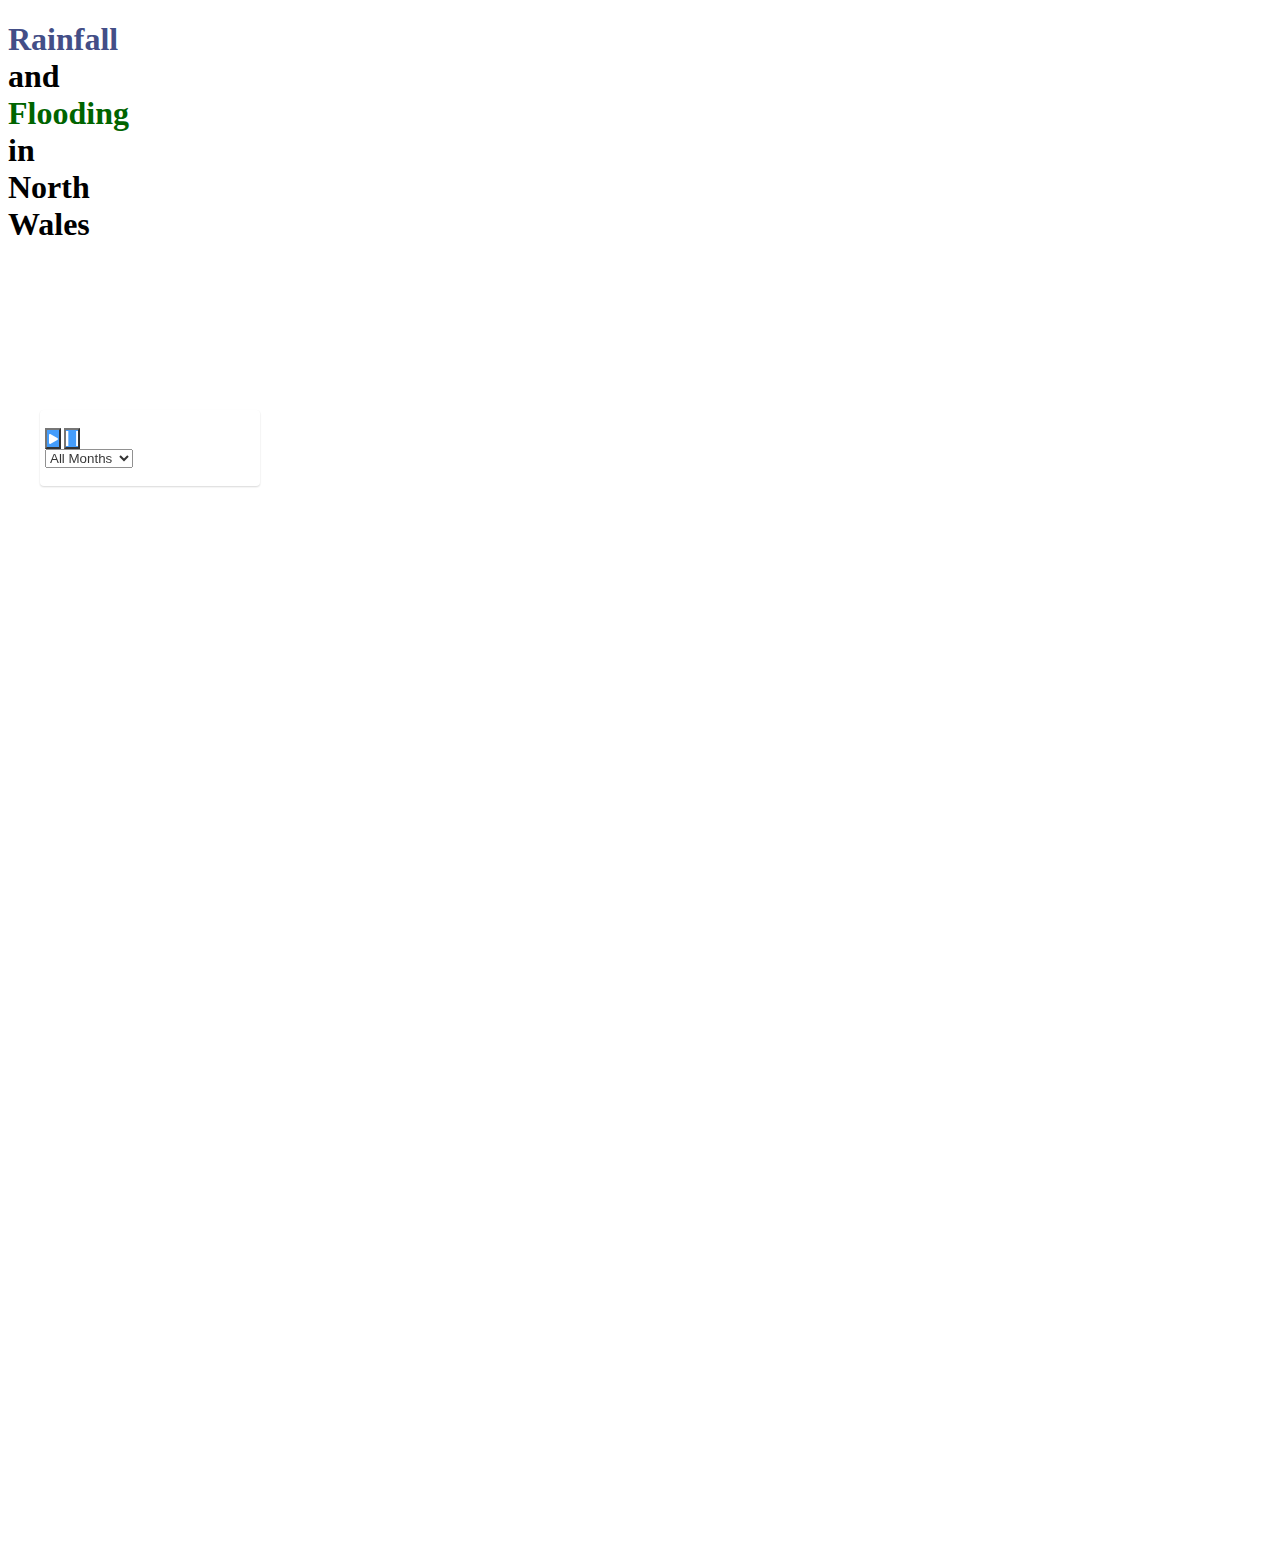
<file: WalesRainfall/WelshFloodsViz.html>
<!DOCTYPE html>
<html>
<head>
    <meta charset="utf-8">
    <script src="https://libs.cartocdn.com/carto-vl/v1.4.4/carto-vl.min.js"></script>
    <script src="https://api.tiles.mapbox.com/mapbox-gl-js/v1.0.0/mapbox-gl.js"></script>
    <script src="https://d3js.org/d3.v4.min.js"></script>
    <link href="https://api.tiles.mapbox.com/mapbox-gl-js/v1.0.0/mapbox-gl.css" rel="stylesheet" />
    
    
    <!--<link href="cartofiles/styles.css" rel="stylesheet">-->
    <link href="https://carto.com/developers/carto-vl/v1.4.4/examples/maps/style.css" rel="stylesheet">
    
<style>
    aside.toolbox { /* Specify some extra stuff for all asides of class 'toolbox' */
        width: 35px;
    }
    .axis--y .domain {
        display: none;
    }
    #slidersection {
        position: fixed;
        bottom: 0;
        left: 0;
    }
    .map-overlay {
        font: 12px/20px "Times New Roman", Times, serif;
        width: 30%;
        height: 80%;
        padding: 10px;
        padding-left: 40px;
		}

    .map-overlay .map-overlay-inner1 {
        background-color: #fff;
        box-shadow:0 1px 2px rgba(0, 0, 0, 0.20);
        width: 100%;
        border-radius: 4px;
        /*margin-bottom: 10px;*/
        padding: 5px;
        opacity: 0.8;
        /*padding-bottom: 1px;*/
    }

    .darkblue {
        color: #434e87;
    }

    .darkgreen {
        color: darkgreen;
    }

    #js-play-button {
        opacity: 1;
        background: url('./play.svg') no-repeat;
        background-color: #1785FB;
        background-position: center;
    }

    #js-pause-button {
        opacity: 1;
        background: url('./pause.svg') no-repeat;
        background-color: #1785FB;
        background-position: center;
        height: 30;
    }

    #js-current-time {
        font-size: 18px;
    }

    #text {
        font-size: 10px;
    }
    
</style>  
    
</head>
<body>

    <div id="map"></div> <!--Were the map is going to go-->

    <aside class="toolbox"> <!--Classes from carto CSS-->
        <div class="box">
            <header>
                <h1 id="Title"><span class='darkblue'>Rainfall</span> and <span class='darkgreen'>Flooding</span> in North Wales</h1>
            </header>
            <section> <!--DESCRIPTION-->
                <p class="description open-sans"><!--Data Sources: <a href="https://www.microsoft.com/en-us/download/details.aspx?id=52367&from=https%3A%2F%2Fresearch.microsoft.com%2Fen-us%2Fdownloads%2Fb16d359d-d164-469e-9fd4-daa38f2b2e13%2F">Zheng et al. 2012</a>, Microsoft Research Asia. Visualisation by <a href="https://www.ucl.ac.uk/bartlett/casa/dr-duncan-smith">D A Smith</a> using <a href="https://carto.com/developers/carto-vl/v0.10.0">Carto VL</a>.</p>-->
            </p>
            </section>

            <section>
                <div id="controls">
                    <table id="content"></table>
                </div>
            </section>
        </div>
    </aside>

    <div id="slidersection">

        <div class='map-overlay'> <!--Overlay and Overlay-Inner allows padding around the text boxes-->
            <div class="map-overlay-inner1">
            <!--use <span> and classes from the CSS to change colour of individual words-->
                <section> <!--I think the horizontal line is part of being a section-->
                    <p>
                        <input type="button" id="js-play-button"> <!--'js-play-button' is simply the name of a button input-->
                        <input type="button" id="js-pause-button"> <!--'js-play-button' is another button input-->
                        <!--A placeholder for the current time-->
                        <span id="js-current-time"></span><br>
                        <select name="months" id="month_selector"></select>
                    </p>
                </section>
            </div> 
        </div>
        <section>
            <svg width="700" height="400"></svg>
        </section>
    </div>

    <div id="loader"> <!--This is what to display on screen until told to stop once the specified layer has loaded-->
        <div class="CDB-LoaderIcon CDB-LoaderIcon--big"> <!--These classes are specified in the carto CSS-->
            <svg class="CDB-LoaderIcon-spinner" viewBox="0 0 50 50">
                <circle
                    class="CDB-LoaderIcon-path"
                    cx="25"
                    cy="25"
                    r="20"
                    fill="none"></circle>
            </svg>
        </div>
    </div>

    <script>

        var month_mapper = {
            'January':0,
            'February':1,
            'March':2,
            'April':3,
            'May':4,
            'June':5,
            'July':6,
            'August':7,
            'September':8,
            'October':9,
            'November':10,
            'December':11
        };

        let select_elements = `<option value="all">All Months</option>\n`;

        for (month in month_mapper) {
            select_elements += `<option value="${month}">${month}</option>\n`
        };

        const month_selector = document.getElementById('month_selector');

        month_selector.innerHTML = select_elements;

        var svg = d3.select("svg"),
            width = +svg.attr("width"),
            height = +svg.attr("height"),
            margin = {
                top: 20,
                right: 30,
                bottom: 30,
                left: 40
            }

        var x_dom_max = 972,
            x_range_max = width - margin.right, 
            x = d3.scaleLinear()
                .domain([0, x_dom_max])
                .range([margin.left, x_range_max]),
            month_to_year = d3.scaleLinear()
                .domain([1940, 2021])
                .range([margin.left, x_range_max]);
        
        var prog_scaler = d3.scaleLinear()
            .domain([margin.left, x_range_max])
            .range([0,1]);

        var ymax = 0.0032,
            y = d3.scaleLinear()
                .domain([0, ymax])
                .range([height - margin.bottom, margin.top]);

        var start_x = 0;
        var drag = false;

        svg.append("g") // Append a 'group' element to the svg
            .attr("class", "axis axis--x") // Give it these classes
            .attr("transform", "translate(0," + (height - margin.bottom) + ")") // Move it DOWN to the bottom of the graph, considering where the margin is
            .call(d3.axisBottom(month_to_year).ticks(20).tickFormat(t => t.toString().replace(/,/g, '')))
            .style("font", "16px times")
            .append("text") // THIS IS ALL THE TEXT STUFF
            .attr("x", width - margin.right)
            .attr("y", 15)
            .attr("fill", "#000")
            //.attr("text-anchor", "end")
            //.attr("font-weight", "bold")
            //.text("Months Since 1940");

        svg.append("g") // This is another group corresponding instead to the y axis
            .attr("class", "axis axis--y") // This will take the additional stylings provided above
            .attr("transform", "translate(" + margin.left + ",0)") // Move it to the correct position
            .call(d3.axisLeft(y).tickValues([])); // Apply this to the axis, based on the specified 'scale' and ticks

        d3.json("Data/rainfall_monthtime.json", function(error, data) { // Load the data, and run the following function with 'rainfall' as the output

            if (error) throw error; // ...assuming no errors

            //for (var i=0; rainfall.length; i++){
                //rainfall[i] = (rainfall[i] - 1) / 12
            //};
            var rainfall = data;

            function create_graph(subset = true, month) {

                //d3.select("g")

                // First, make the bar wider
                    //.transition()
                    //.duration(3000)
                    //.attr("fill", "#fff");

                d3.selectAll(".graph_features").remove();

                if (subset == true) {
                    rainfall = data.filter(function (el) {
                        return (el % 12 == month);
                    });
                    thresholds = 15;
                    smoother = 45;
                } else {
                    rainfall = data;
                    thresholds = 50;
                    smoother = 35;
                };

                var xmax = d3.max(rainfall),
                    n = rainfall.length, // Number of data points (rainfall incidents) stored as n
                    bins = d3.histogram().domain([0,980]).thresholds(thresholds)(rainfall), // A histogram function is built, and then immediately applied to 'rainfall' 
                    density = kernelDensityEstimator(kernelEpanechnikov(55), x.ticks(thresholds))(rainfall),
                    nbins = bins.length,
                    standardiser = n * xmax / nbins; // Function built and immediately applied to rainfall again

                svg.insert("g", "*") // 'g': 'group' element outside of every element, such that everything will posess the attributes below
                    .classed("graph_features", true)
                    .attr("fill", "#77b3") // Every element which can have a fill of this colour (rgba) will do
                    .selectAll("rect") // Select all the rectangle elements - currently none, but they will be added with .enter() !
                    .data(bins) // Apply the bins data to all these rectangles
                    .enter() // For all the bins data that don't have a rectangle...
                    .append("rect") // ...create one! With these attributes
                    .attr("x", function(d) {
                        return x(d.x0) + 1;
                    }) // 'd' represents each element in the 'bins' list. x0 is the lower bound
                    .attr("y", function(d) {
                        return y(d.length / standardiser);
                    })
                    .attr("width", function(d) {
                        return x(d.x1) - x(d.x0) - 1;
                    }) // x1 is the upper
                    .attr("height", function(d) {
                        return y(0) - y(d.length / standardiser);
                    });

                svg.append("path")
                    .classed("graph_features", true)
                    .datum(density)
                    .attr("fill", "#77e5")
                    .attr("stroke", "#77ee")
                    .attr("stroke-width", 1.5)
                    .attr("stroke-linejoin", "round")
                    .attr("d", d3.line()
                        .curve(d3.curveBasis)
                        .x(function(d) {
                            return x(d[0]);
                        })
                        .y(function(d) {
                            return y(d[1]);
                        }));

                // Pointer to the d3 line
            };

            create_graph(false);

            month_selector.addEventListener('change', (e) => {
                if (e.target.value == "all") {
                    create_graph(false);
                } else {
                    month = month_mapper[e.target.value];
                    create_graph(true, month);
                }
            });

            svg.append("line")
                .attr("id", "sliderbar")
                .attr("x1", x(start_x))
                .attr("y1", y(0))
                .attr("x2", x(start_x))
                .attr("y2", y(ymax))
                .style("stroke-width", 6)
                .style("stroke", "#9004")
                .style("cursor", "pointer");

            const map = new mapboxgl.Map({
                container: 'map', //Put the map in the 'map' divider created above
                style: carto.basemaps.positron, //Background map
                center: [-3.7, 52.8],
                zoom: 8.3
            });

            //Navigation controls
            const nav = new mapboxgl.NavigationControl(); //Navigation control object created
            map.addControl(nav, 'bottom-right'); //...then placed in the top left
            map.addControl(new mapboxgl.FullscreenControl(), 'bottom-right'); //This one is done all in one go

            //** CARTO VL functionality begins here **//

            //Credentials
            carto.setDefaultAuth({
                username: 'mchapman17',
                apiKey: 'c87b54f435670fd4fad68f7e34365383bd134cb1'
            });

            const time_start = `time('1940-01-01T00:00:00')`;
            const time_end = `time('2020-12-31T00:00:00')`;

            var duration = `100`

            let value = 0

            const mountain_source = new carto.source.Dataset('mountains');

            // Define Viz object and custom style. @ objects are variables.
            // Animation controlled using filter statement- filter: animation($timeColumnInDataset, durationOfAnimationSeconds, fade(fadeInSecs, fadeOutSecs))
            // See https://carto.com/developers/carto-vl/guides/animated-visualizations/

            // Creates a new vizualization, with speed, animation variable, colours etc all predefined...
            //width: ramp(buckets($value, ${rainfall_ramp}), ${widths})

            const mountain_viz = new carto.Viz(`
                        symbol: triangle
                        color: ramp($metres, [orange, brown])
                        width: ramp($metres, [5, 10])`);

            const mountain_layer = new carto.Layer('mountain_layer', mountain_source, mountain_viz);

            //Snowdonia source

            const rain_source = new carto.source.Dataset('snowdoniarainfall40');

            // Define Viz object and custom style. @ objects are variables.
            // Animation controlled using filter statement- filter: animation($timeColumnInDataset, durationOfAnimationSeconds, fade(fadeInSecs, fadeOutSecs))
            // See https://carto.com/developers/carto-vl/guides/animated-visualizations/

            // Creates a new vizualization, with speed, animation variable, colours etc all predefined...
            //width: ramp(buckets($value, ${rainfall_ramp}), ${widths})

            const rain_viz = new carto.Viz(`
                    @anim_input: linear($date, ${time_start}, ${time_end})
                    @rainfall_ramp: [50, 60, 70, 80, 100, 120]
                    @out_fades: [0.5, 0.6, 0.7, 0.85, 1, 1.2, 1.4]
                    @out_fader: ramp(buckets($value, @rainfall_ramp), @out_fades)
                    @fades: fade(0.15, @out_fader)
                    @animation: animation(@anim_input, ${duration}, @fades)
                    filter: @animation
                    @palette: [#4db9d7, #467fb5, #3e70a3, #434e87, #6f4e94, #7a3a8d, #6e016b]
                    color: ramp(buckets($value, @rainfall_ramp), @palette)
                    @widths: [7.5, 15, 25, 35, 55, 75, 100]
                    width: ramp(buckets($value, @rainfall_ramp), @widths)
                    strokeWidth: 0
                    `);

            const rain_layer = new carto.Layer('rain_layer', rain_source, rain_viz);

            const flood_source = new carto.source.Dataset('welshfloods');

            const flood_viz = new carto.Viz(`
                    @anim_input: linear($middle_date, ${time_start}, ${time_end})
                    @fader: fade(0.6, 3)
                    @animation: animation(@anim_input, ${duration}, fade(0.3, 1))
                    filter: @animation
                    color: turquoise
                    strokeColor: darkgreen
                    strokeWidth: 2.5
                    `);

            const flood_layer = new carto.Layer('flood_layer', flood_source, flood_viz);

            mountain_layer.addTo(map)
            rain_layer.addTo(map);
            flood_layer.addTo(map);

            //These are shortcuts to access the HTML page elements
            const $playbutton = document.getElementById('js-play-button');
            const $pausebutton = document.getElementById('js-pause-button');

            const $timeRange = d3.select("#sliderbar");

            const $currentTime = document.getElementById('js-current-time'); //Just the current date, not connected to anything yet

            //Store the starting value on the slider bar (0-1) as 'last'
            let last = $timeRange.attr("x1"); //'last' enables detection of when the usuer has manually altered the sliderbar vs natural animation progression
            let progress = prog_scaler($timeRange.attr("x1"));

            rain_viz.variables.animation.setProgressPct(progress); //Set the percent progress of the animation to match the progress of the slider bar
            flood_viz.variables.animation.setProgressPct(progress); //Same for the floods animation

            $playbutton.addEventListener('click', () => { //On click of the play button, play both animations
                rain_viz.variables.animation.play();
                flood_viz.variables.animation.play();
            });

            $pausebutton.addEventListener('click', () => { //On click of the pause button, pause both animations
                rain_viz.variables.animation.pause();
                flood_viz.variables.animation.pause();
            });

            //This block constantly drags forward both the sliderbar value and 'last' with the animation as it progresses
            rain_layer.on('updated', () => { //When the animation progresses or changes
                if ($timeRange.attr("x1") == last) { //Under normal (when the user hasn't manually changed the sliderbar)
                    value = prog_scaler.invert(rain_viz.variables.animation.getProgressPct()); //Use the reverse of the scaler to get from the progress pct to the x value
                    $timeRange
                        .attr("x1", value)
                        .attr("x2", value);
                    last = $timeRange.attr("x1"); //Store this as the 'last' value
                }
                //When the above isn't true, the user has manually changed the sliderbar value, and we don't want it to jump back immediately to the animation value
                //Whatever the case, we want the current time value to constantly match the value of the sliderbar/animation
                $currentTime.innerText = rain_viz.variables.animation.getProgressValue().toISOString().substr(0, 7);
            });

            //Listen for changes to the input slider
            
            //while (drag == true) { //This will fire when the user changes the timeslider

                
                //};
            //};

            function dragstarted(d) {
                d3.select(this).raise().classed('active1', true);
                drag = true;
            }

            function dragged() {
                const $playbutton = document.getElementById('js-play-button');
                xE = d3.event.x;
                slider = d3.select(this);
                if (xE < x(0)) {
                    slider
                        .attr('x1', x(0))
                        .attr('x2', x(0));
                } else if (xE > x_range_max) {
                    slider
                        .attr('x1', x_range_max)
                        .attr('x2', x_range_max);
                } else {
                    slider
                        .attr('x1', xE)
                        .attr('x2', xE);
                };
                progress = prog_scaler($timeRange.attr("x1"));
                rain_viz.variables.animation.setProgressPct(progress); //...same as what we did initially
                flood_viz.variables.animation.setProgressPct(progress);
                last = $timeRange.attr("x1"); //This stores the 'last' value as the one the user has just set it to
                //Update time value outputted to match the value of the animation progress
                //Note that this isn't the percentage of the progress, but the absolute time value (getProgressValue(), not getProgressPct())
                //We just want the day, not the time, so we transform the value to a string and then select the subset of characters
                $currentTime.innerText = rain_viz.variables.animation.getProgressValue().toISOString().substr(0, 10);

                //COULD COMPACT THIS TO AN 'IF NOT'??
                if (rain_viz.variables.animation.isPlaying()) {
                //If the animation is playing, the layer output will shift to the altered time and play 
                } else { //If it is paused, the output won't change, so it needs to play 'once' so that it moves to the new paused value, and then stop again
                    rain_viz.variables.animation.play();
                    rain_viz.variables.animation.pause();
                    flood_viz.variables.animation.play();
                    flood_viz.variables.animation.pause();
                };
            }

            function dragended(d) {
                d3.select(this).classed('active1', false);
                drag = false;
            }

            var drag = d3.drag()
                .on('start', dragstarted)
                .on('drag', dragged)
                .on('end', dragended);

            $timeRange.call(drag);

            rain_layer.on('loaded', () => {

                document.getElementById('loader').style.opacity = '0';

                //Get the data rain layer visualization ramp stored in 'color;''
                const colour_legend = rain_layer.viz.color.getLegendData();
                const width_legend = rain_layer.viz.width.getLegendData();
                let legend_elements = ''; //Initiate the list of colours
                let legend_widths = ''; //Initiate the list of widths

                colour_legend.data.forEach((legend, index) => { //For every colour in the rain_viz colour ramp data

                    const colour = legend.value; //Retrieve the colour
                    const rgba = `rgba(${colour.r}, ${colour.g}, ${colour.b}, ${colour.a})`; //Split the colour into its constituent parts (including alpha)

                    const width = width_legend.data[index].value;

                    var label = legend.key[0];
                    if (label == '-Infinity') {
                        label = 40
                    };
                    //Add the marker point to the string of new HTML-element text (not added to page yet, just text stored as a string)
                    //The point first
                    //Followed by a corresponding label
                    legend_elements += `
                                <tr>
                                    <td>
                                        >=  ${label}mm  
                                    </td>
                                    <td
                                        class='point-mark'
                                        style='
                                            background-color: ${rgba};
                                            width: ${width}px;
                                            height: ${width}px;'>
                                    </td>
                                </tr> `;
                });

                //**For some reason (probably in the CSS), the polygon-mark settings only work within <li> tags!
                legend_elements += `
                            <tr>
                                <td>
                                    <br>Floods
                                </td>
                                <td>
                                    <br><li
                                        class="polygon-mark"
                                        style='
                                            background-color: ${flood_layer.viz.color};
                                            width: 40px;
                                            border: 2px solid ${flood_layer.viz.strokeColor};'>
                                    </li>
                                </td>
                            </tr>`;

                //Add the list of HTML element to the placeholder 'content' element
                document.getElementById('content').innerHTML = legend_elements;

            });
        
        });

        function kernelDensityEstimator(kernel, X) {
            return function(V) {
                return X.map(function(x) {
                    return [x, d3.mean(V, function(v) {
                        return kernel(x - v);
                    })];
                });
            };
        }

        function kernelEpanechnikov(k) {
            return function(v) {
                return Math.abs(v /= k) <= 1 ? 0.75 * (1 - v * v) / k : 0;
            };
        }

    </script>

</body>
</html>
</file>
<file: 02_global/global-map-style.css>
@import url('https://fonts.googleapis.com/css2?family=Work+Sans:wght@300;700&display=swap');

body { 
  margin: 0; 
  padding: 0; 
}

#map { 
  position: absolute; 
  top: 0; 
  bottom: 0;
   width: 100%;
  height: 100%; 
  }

  p {
    text-align: left;
  }

#button {
  margin: 25px 0 10px 2px;
  background-color: #d3d3d3; /* Green */
  border: none;
  color: black;
  padding: 15px 15px;
  text-align: center;
  display: inline-block;
  font-size: 16px;
  font-family: 'Work Sans', serif;
  border-radius: 4px;
  box-shadow: 0 1px 2px rgba(0, 0, 0, 0.2);
}
  #console {
    background-color: #fff;
    border-radius: 10px;
    box-shadow: 0 1px 2px rgba(0, 0, 0, 0.1);
    padding: 10px 50px 10px 20px;
    position: absolute;
    z-index: 1;
    left: 10px;
    top: 10px;
    font-size: 16px;
    text-align: justify;
    font-family: 'Work Sans', serif;
    max-width: 270px;
    opacity: 1
  }

  .mapboxgl-popup {
    max-width: 400px;
    min-width: 180px;
    font: 12px/20px 'Work Sans', sans-serif;
    padding: 0;
    margin: 0,0,0,20px;
    pointer-events: none;
    opacity: 0.9;
 }
 
 .mapboxgl-popup-tip-container {
     width:0px;
     height:0px;
     margin:0 auto;
     position:relative;
     pointer-events: none;
   }
 
 .mapboxgl-popup-tip {
     width:0;
     height:0;
     margin:0;
     border-left:0 solid transparent;
     border-right:0 solid transparent;
     border-top:0 solid transparent;
     box-shadow:none;
     pointer-events: none;
 }

   
h4 {
  margin: 20px 0 10px;
  }

  .cause-legend div {
    height: 40px;
  }
   
  #cause-legend div span {
  border-radius: 50%;
  display: inline-block;
  height: 10px;
  margin-right: 10px;
  width: 10px;
  }

  #deaths-legend div span {
    border-radius: 50%;
    display: inline-block;
    background-color: black;
    margin-right: 10px;
    vertical-align: middle;
    opacity: 0.7;
    }

  #slider {
    -webkit-appearance: none;
    width: 70%;
    height: 10px;
    border-radius: 5px;  
    background: #d3d3d3;
    outline: none;
    opacity: 0.7;
    -webkit-transition: .2s;
    transition: opacity .2s;
    margin-top: 15px;
    box-shadow: 0 1px 2px rgba(0, 0, 0, 0.2);
  }
  
  #slider::-webkit-slider-thumb {
    -webkit-appearance: none;
    appearance: none;
    width: 22px;
    height: 22px;
    border-radius: 50%; 
    background: black;
    opacity: 1;
    cursor: pointer;
    margin-top: 0px;
  }
  
  
  #slider::-moz-range-thumb {
    width: 25px;
    height: 25px;
    border-radius: 50%;
    background: black;
    cursor: pointer;
  }

  .boxdraw {
    background: rgba(56, 135, 190, 0.1);
    border: 2px solid #3887be;
    position: absolute;
    top: 0;
    left: 0;
    width: 0;
    height: 0;
    }
</file>
<file: 05_infrastructural/london-defenses.css>
.map-overlay {
    position: absolute;
    color: #fff;
    background-color: #292828;
    box-shadow: 0 1px 2px rgba(0, 0, 0, 0.2);
    font-family: 'Work Sans', sans-serif;
    border-radius: 3px;

}


.layerSelect {
    left: 20px;
    bottom: 10px;
    height: 450px;
    width: 320px;
    
   
}

/* #legend {
    padding: 10px;
    line-height: 18px;
    height: 160px;
    margin-bottom: 40px;
    width: 120px;
    bottom: 0;
    right: 0;
    margin-right: 20px;
} */

.legend-key {
    display: inline-block;
    border-radius: 20%;
    width: 10px;
    height: 10px;
    margin-right: 5px;
}

.mapboxgl-popup {
    max-width: 100px;
    font: 9px/10px 'Helvetica Neue', Arial, Helvetica, sans-serif;
    text-align: center;
    padding: 0;
    margin: 0;
}



.legendBox {
    position: absolute;
    font-family: Arial, sans-serif;
    border-radius: 3px;
    display: flex;
    flex-direction: row;
    justify-content: space-between;
    padding: 10px;
    bottom: 16px;
    right: 4px;
    color: #fff;
    background-color: #292828;
}

.graffiti_legend {
    margin-left: 4px;
}

.legend-sec-box {
    display: flex;
    flex-direction: row;
    margin-bottom: 2px;

}

.legend-poi {
    width: 14px;
    height: 14px;
    /* border-radius: 8px; */
    margin-left: 4px;
}

.legend-text {

    margin-left: 4px;

}

#total {
    left: 0;
    margin-left: 20px;
    bottom: 0;
    /*            height: 120px;*/
    margin-bottom: 40px;
    width: 360px;
    /*            color: #0f6de2;*/
    color: rgba(55, 142, 181, 1.0);
    text-shadow: 0 1px 2px rgba(0, 0, 0, 0.2);
}

.clickButton {
    width: 24px;
    height: 24px;
    font-size: 16px;
    /* text-align: center; */
    /* padding: 4px; */
    background-color: aquamarine;
    cursor: pointer;
}

.disableClick {
    width: 24px;
    height: 24px;
    font-size: 16px;
    background-color: rgb(103, 104, 104);
    cursor: not-allowed
}

.splitLine {
    height: 1px;
    background-color: #969999;
    width: 100%;
    margin-top: 2px;
    margin-bottom: 12px;
}

.checkbox {
    margin-top: 8px;
}

.splitLine_legend {
    height: 1px;
    background-color: #969999;
    width: 100%;
    margin-top: 2px;
    margin-bottom: 4px;
}

.poiTypeSelectBox {
    height: 24px;
    width: 180px;
    border: 1px solid aqua;
    text-align: center;
    border-radius: 4px;
}
</file>
<file: londonFlowMap/mapbox-gl.css>
.mapboxgl-map{font:12px/20px Helvetica Neue,Arial,Helvetica,sans-serif;overflow:hidden;position:relative;-webkit-tap-highlight-color:rgba(0,0,0,0)}.mapboxgl-canvas{position:absolute;left:0;top:0}.mapboxgl-map:-webkit-full-screen{width:100%;height:100%}.mapboxgl-canary{background-color:salmon}.mapboxgl-canvas-container.mapboxgl-interactive,.mapboxgl-ctrl-group button.mapboxgl-ctrl-compass{cursor:grab;-webkit-user-select:none;user-select:none}.mapboxgl-canvas-container.mapboxgl-interactive.mapboxgl-track-pointer{cursor:pointer}.mapboxgl-canvas-container.mapboxgl-interactive:active,.mapboxgl-ctrl-group button.mapboxgl-ctrl-compass:active{cursor:grabbing}.mapboxgl-canvas-container.mapboxgl-touch-zoom-rotate,.mapboxgl-canvas-container.mapboxgl-touch-zoom-rotate .mapboxgl-canvas{touch-action:pan-x pan-y}.mapboxgl-canvas-container.mapboxgl-touch-drag-pan,.mapboxgl-canvas-container.mapboxgl-touch-drag-pan .mapboxgl-canvas{touch-action:pinch-zoom}.mapboxgl-canvas-container.mapboxgl-touch-zoom-rotate.mapboxgl-touch-drag-pan,.mapboxgl-canvas-container.mapboxgl-touch-zoom-rotate.mapboxgl-touch-drag-pan .mapboxgl-canvas{touch-action:none}.mapboxgl-ctrl-bottom-left,.mapboxgl-ctrl-bottom-right,.mapboxgl-ctrl-top-left,.mapboxgl-ctrl-top-right{position:absolute;pointer-events:none;z-index:2}.mapboxgl-ctrl-top-left{top:0;left:0}.mapboxgl-ctrl-top-right{top:0;right:0}.mapboxgl-ctrl-bottom-left{bottom:0;left:0}.mapboxgl-ctrl-bottom-right{right:0;bottom:0}.mapboxgl-ctrl{clear:both;pointer-events:auto;transform:translate(0)}.mapboxgl-ctrl-top-left .mapboxgl-ctrl{margin:10px 0 0 10px;float:left}.mapboxgl-ctrl-top-right .mapboxgl-ctrl{margin:10px 10px 0 0;float:right}.mapboxgl-ctrl-bottom-left .mapboxgl-ctrl{margin:0 0 10px 10px;float:left}.mapboxgl-ctrl-bottom-right .mapboxgl-ctrl{margin:0 10px 10px 0;float:right}.mapboxgl-ctrl-group{border-radius:4px;background:#fff}.mapboxgl-ctrl-group:not(:empty){box-shadow:0 0 0 2px rgba(0,0,0,.1)}@media (-ms-high-contrast:active){.mapboxgl-ctrl-group:not(:empty){box-shadow:0 0 0 2px ButtonText}}.mapboxgl-ctrl-group button{width:29px;height:29px;display:block;padding:0;outline:none;border:0;box-sizing:border-box;background-color:transparent;cursor:pointer}.mapboxgl-ctrl-group button+button{border-top:1px solid #ddd}.mapboxgl-ctrl button .mapboxgl-ctrl-icon{display:block;width:100%;height:100%;background-repeat:no-repeat;background-position:50%}@media (-ms-high-contrast:active){.mapboxgl-ctrl-icon{background-color:transparent}.mapboxgl-ctrl-group button+button{border-top:1px solid ButtonText}}.mapboxgl-ctrl-attrib-button:focus,.mapboxgl-ctrl-group button:focus{box-shadow:0 0 2px 2px #0096ff}.mapboxgl-ctrl button:disabled{cursor:not-allowed}.mapboxgl-ctrl button:disabled .mapboxgl-ctrl-icon{opacity:.25}.mapboxgl-ctrl button:not(:disabled):hover{background-color:rgba(0,0,0,.05)}.mapboxgl-ctrl-group button:focus:focus-visible{box-shadow:0 0 2px 2px #0096ff}.mapboxgl-ctrl-group button:focus:not(:focus-visible){box-shadow:none}.mapboxgl-ctrl-group button:focus:first-child{border-radius:4px 4px 0 0}.mapboxgl-ctrl-group button:focus:last-child{border-radius:0 0 4px 4px}.mapboxgl-ctrl-group button:focus:only-child{border-radius:inherit}.mapboxgl-ctrl button.mapboxgl-ctrl-zoom-out .mapboxgl-ctrl-icon{background-image:url("data:image/svg+xml;charset=utf-8,%3Csvg width='29' height='29' viewBox='0 0 29 29' xmlns='http://www.w3.org/2000/svg' fill='%23333'%3E%3Cpath d='M10 13c-.75 0-1.5.75-1.5 1.5S9.25 16 10 16h9c.75 0 1.5-.75 1.5-1.5S19.75 13 19 13h-9z'/%3E%3C/svg%3E")}.mapboxgl-ctrl button.mapboxgl-ctrl-zoom-in .mapboxgl-ctrl-icon{background-image:url("data:image/svg+xml;charset=utf-8,%3Csvg width='29' height='29' viewBox='0 0 29 29' xmlns='http://www.w3.org/2000/svg' fill='%23333'%3E%3Cpath d='M14.5 8.5c-.75 0-1.5.75-1.5 1.5v3h-3c-.75 0-1.5.75-1.5 1.5S9.25 16 10 16h3v3c0 .75.75 1.5 1.5 1.5S16 19.75 16 19v-3h3c.75 0 1.5-.75 1.5-1.5S19.75 13 19 13h-3v-3c0-.75-.75-1.5-1.5-1.5z'/%3E%3C/svg%3E")}@media (-ms-high-contrast:active){.mapboxgl-ctrl button.mapboxgl-ctrl-zoom-out .mapboxgl-ctrl-icon{background-image:url("data:image/svg+xml;charset=utf-8,%3Csvg width='29' height='29' viewBox='0 0 29 29' xmlns='http://www.w3.org/2000/svg' fill='%23fff'%3E%3Cpath d='M10 13c-.75 0-1.5.75-1.5 1.5S9.25 16 10 16h9c.75 0 1.5-.75 1.5-1.5S19.75 13 19 13h-9z'/%3E%3C/svg%3E")}.mapboxgl-ctrl button.mapboxgl-ctrl-zoom-in .mapboxgl-ctrl-icon{background-image:url("data:image/svg+xml;charset=utf-8,%3Csvg width='29' height='29' viewBox='0 0 29 29' xmlns='http://www.w3.org/2000/svg' fill='%23fff'%3E%3Cpath d='M14.5 8.5c-.75 0-1.5.75-1.5 1.5v3h-3c-.75 0-1.5.75-1.5 1.5S9.25 16 10 16h3v3c0 .75.75 1.5 1.5 1.5S16 19.75 16 19v-3h3c.75 0 1.5-.75 1.5-1.5S19.75 13 19 13h-3v-3c0-.75-.75-1.5-1.5-1.5z'/%3E%3C/svg%3E")}}@media (-ms-high-contrast:black-on-white){.mapboxgl-ctrl button.mapboxgl-ctrl-zoom-out .mapboxgl-ctrl-icon{background-image:url("data:image/svg+xml;charset=utf-8,%3Csvg width='29' height='29' viewBox='0 0 29 29' xmlns='http://www.w3.org/2000/svg'%3E%3Cpath d='M10 13c-.75 0-1.5.75-1.5 1.5S9.25 16 10 16h9c.75 0 1.5-.75 1.5-1.5S19.75 13 19 13h-9z'/%3E%3C/svg%3E")}.mapboxgl-ctrl button.mapboxgl-ctrl-zoom-in .mapboxgl-ctrl-icon{background-image:url("data:image/svg+xml;charset=utf-8,%3Csvg width='29' height='29' viewBox='0 0 29 29' xmlns='http://www.w3.org/2000/svg'%3E%3Cpath d='M14.5 8.5c-.75 0-1.5.75-1.5 1.5v3h-3c-.75 0-1.5.75-1.5 1.5S9.25 16 10 16h3v3c0 .75.75 1.5 1.5 1.5S16 19.75 16 19v-3h3c.75 0 1.5-.75 1.5-1.5S19.75 13 19 13h-3v-3c0-.75-.75-1.5-1.5-1.5z'/%3E%3C/svg%3E")}}.mapboxgl-ctrl button.mapboxgl-ctrl-fullscreen .mapboxgl-ctrl-icon{background-image:url("data:image/svg+xml;charset=utf-8,%3Csvg width='29' height='29' viewBox='0 0 29 29' xmlns='http://www.w3.org/2000/svg' fill='%23333'%3E%3Cpath d='M24 16v5.5c0 1.75-.75 2.5-2.5 2.5H16v-1l3-1.5-4-5.5 1-1 5.5 4 1.5-3h1zM6 16l1.5 3 5.5-4 1 1-4 5.5 3 1.5v1H7.5C5.75 24 5 23.25 5 21.5V16h1zm7-11v1l-3 1.5 4 5.5-1 1-5.5-4L6 13H5V7.5C5 5.75 5.75 5 7.5 5H13zm11 2.5c0-1.75-.75-2.5-2.5-2.5H16v1l3 1.5-4 5.5 1 1 5.5-4 1.5 3h1V7.5z'/%3E%3C/svg%3E")}.mapboxgl-ctrl button.mapboxgl-ctrl-shrink .mapboxgl-ctrl-icon{background-image:url("data:image/svg+xml;charset=utf-8,%3Csvg width='29' height='29' viewBox='0 0 29 29' xmlns='http://www.w3.org/2000/svg'%3E%3Cpath d='M18.5 16c-1.75 0-2.5.75-2.5 2.5V24h1l1.5-3 5.5 4 1-1-4-5.5 3-1.5v-1h-5.5zM13 18.5c0-1.75-.75-2.5-2.5-2.5H5v1l3 1.5L4 24l1 1 5.5-4 1.5 3h1v-5.5zm3-8c0 1.75.75 2.5 2.5 2.5H24v-1l-3-1.5L25 5l-1-1-5.5 4L17 5h-1v5.5zM10.5 13c1.75 0 2.5-.75 2.5-2.5V5h-1l-1.5 3L5 4 4 5l4 5.5L5 12v1h5.5z'/%3E%3C/svg%3E")}@media (-ms-high-contrast:active){.mapboxgl-ctrl button.mapboxgl-ctrl-fullscreen .mapboxgl-ctrl-icon{background-image:url("data:image/svg+xml;charset=utf-8,%3Csvg width='29' height='29' viewBox='0 0 29 29' xmlns='http://www.w3.org/2000/svg' fill='%23fff'%3E%3Cpath d='M24 16v5.5c0 1.75-.75 2.5-2.5 2.5H16v-1l3-1.5-4-5.5 1-1 5.5 4 1.5-3h1zM6 16l1.5 3 5.5-4 1 1-4 5.5 3 1.5v1H7.5C5.75 24 5 23.25 5 21.5V16h1zm7-11v1l-3 1.5 4 5.5-1 1-5.5-4L6 13H5V7.5C5 5.75 5.75 5 7.5 5H13zm11 2.5c0-1.75-.75-2.5-2.5-2.5H16v1l3 1.5-4 5.5 1 1 5.5-4 1.5 3h1V7.5z'/%3E%3C/svg%3E")}.mapboxgl-ctrl button.mapboxgl-ctrl-shrink .mapboxgl-ctrl-icon{background-image:url("data:image/svg+xml;charset=utf-8,%3Csvg width='29' height='29' viewBox='0 0 29 29' xmlns='http://www.w3.org/2000/svg' fill='%23fff'%3E%3Cpath d='M18.5 16c-1.75 0-2.5.75-2.5 2.5V24h1l1.5-3 5.5 4 1-1-4-5.5 3-1.5v-1h-5.5zM13 18.5c0-1.75-.75-2.5-2.5-2.5H5v1l3 1.5L4 24l1 1 5.5-4 1.5 3h1v-5.5zm3-8c0 1.75.75 2.5 2.5 2.5H24v-1l-3-1.5L25 5l-1-1-5.5 4L17 5h-1v5.5zM10.5 13c1.75 0 2.5-.75 2.5-2.5V5h-1l-1.5 3L5 4 4 5l4 5.5L5 12v1h5.5z'/%3E%3C/svg%3E")}}@media (-ms-high-contrast:black-on-white){.mapboxgl-ctrl button.mapboxgl-ctrl-fullscreen .mapboxgl-ctrl-icon{background-image:url("data:image/svg+xml;charset=utf-8,%3Csvg width='29' height='29' viewBox='0 0 29 29' xmlns='http://www.w3.org/2000/svg'%3E%3Cpath d='M24 16v5.5c0 1.75-.75 2.5-2.5 2.5H16v-1l3-1.5-4-5.5 1-1 5.5 4 1.5-3h1zM6 16l1.5 3 5.5-4 1 1-4 5.5 3 1.5v1H7.5C5.75 24 5 23.25 5 21.5V16h1zm7-11v1l-3 1.5 4 5.5-1 1-5.5-4L6 13H5V7.5C5 5.75 5.75 5 7.5 5H13zm11 2.5c0-1.75-.75-2.5-2.5-2.5H16v1l3 1.5-4 5.5 1 1 5.5-4 1.5 3h1V7.5z'/%3E%3C/svg%3E")}.mapboxgl-ctrl button.mapboxgl-ctrl-shrink .mapboxgl-ctrl-icon{background-image:url("data:image/svg+xml;charset=utf-8,%3Csvg width='29' height='29' viewBox='0 0 29 29' xmlns='http://www.w3.org/2000/svg'%3E%3Cpath d='M18.5 16c-1.75 0-2.5.75-2.5 2.5V24h1l1.5-3 5.5 4 1-1-4-5.5 3-1.5v-1h-5.5zM13 18.5c0-1.75-.75-2.5-2.5-2.5H5v1l3 1.5L4 24l1 1 5.5-4 1.5 3h1v-5.5zm3-8c0 1.75.75 2.5 2.5 2.5H24v-1l-3-1.5L25 5l-1-1-5.5 4L17 5h-1v5.5zM10.5 13c1.75 0 2.5-.75 2.5-2.5V5h-1l-1.5 3L5 4 4 5l4 5.5L5 12v1h5.5z'/%3E%3C/svg%3E")}}.mapboxgl-ctrl button.mapboxgl-ctrl-compass .mapboxgl-ctrl-icon{background-image:url("data:image/svg+xml;charset=utf-8,%3Csvg width='29' height='29' viewBox='0 0 29 29' xmlns='http://www.w3.org/2000/svg' fill='%23333'%3E%3Cpath d='M10.5 14l4-8 4 8h-8z'/%3E%3Cpath d='M10.5 16l4 8 4-8h-8z' fill='%23ccc'/%3E%3C/svg%3E")}@media (-ms-high-contrast:active){.mapboxgl-ctrl button.mapboxgl-ctrl-compass .mapboxgl-ctrl-icon{background-image:url("data:image/svg+xml;charset=utf-8,%3Csvg width='29' height='29' viewBox='0 0 29 29' xmlns='http://www.w3.org/2000/svg' fill='%23fff'%3E%3Cpath d='M10.5 14l4-8 4 8h-8z'/%3E%3Cpath d='M10.5 16l4 8 4-8h-8z' fill='%23999'/%3E%3C/svg%3E")}}@media (-ms-high-contrast:black-on-white){.mapboxgl-ctrl button.mapboxgl-ctrl-compass .mapboxgl-ctrl-icon{background-image:url("data:image/svg+xml;charset=utf-8,%3Csvg width='29' height='29' viewBox='0 0 29 29' xmlns='http://www.w3.org/2000/svg'%3E%3Cpath d='M10.5 14l4-8 4 8h-8z'/%3E%3Cpath d='M10.5 16l4 8 4-8h-8z' fill='%23ccc'/%3E%3C/svg%3E")}}.mapboxgl-ctrl button.mapboxgl-ctrl-geolocate .mapboxgl-ctrl-icon{background-image:url("data:image/svg+xml;charset=utf-8,%3Csvg width='29' height='29' viewBox='0 0 20 20' xmlns='http://www.w3.org/2000/svg' fill='%23333'%3E%3Cpath d='M10 4C9 4 9 5 9 5v.1A5 5 0 005.1 9H5s-1 0-1 1 1 1 1 1h.1A5 5 0 009 14.9v.1s0 1 1 1 1-1 1-1v-.1a5 5 0 003.9-3.9h.1s1 0 1-1-1-1-1-1h-.1A5 5 0 0011 5.1V5s0-1-1-1zm0 2.5a3.5 3.5 0 110 7 3.5 3.5 0 110-7z'/%3E%3Ccircle cx='10' cy='10' r='2'/%3E%3C/svg%3E")}.mapboxgl-ctrl button.mapboxgl-ctrl-geolocate:disabled .mapboxgl-ctrl-icon{background-image:url("data:image/svg+xml;charset=utf-8,%3Csvg width='29' height='29' viewBox='0 0 20 20' xmlns='http://www.w3.org/2000/svg' fill='%23aaa'%3E%3Cpath d='M10 4C9 4 9 5 9 5v.1A5 5 0 005.1 9H5s-1 0-1 1 1 1 1 1h.1A5 5 0 009 14.9v.1s0 1 1 1 1-1 1-1v-.1a5 5 0 003.9-3.9h.1s1 0 1-1-1-1-1-1h-.1A5 5 0 0011 5.1V5s0-1-1-1zm0 2.5a3.5 3.5 0 110 7 3.5 3.5 0 110-7z'/%3E%3Ccircle cx='10' cy='10' r='2'/%3E%3Cpath d='M14 5l1 1-9 9-1-1 9-9z' fill='red'/%3E%3C/svg%3E")}.mapboxgl-ctrl button.mapboxgl-ctrl-geolocate.mapboxgl-ctrl-geolocate-active .mapboxgl-ctrl-icon{background-image:url("data:image/svg+xml;charset=utf-8,%3Csvg width='29' height='29' viewBox='0 0 20 20' xmlns='http://www.w3.org/2000/svg' fill='%2333b5e5'%3E%3Cpath d='M10 4C9 4 9 5 9 5v.1A5 5 0 005.1 9H5s-1 0-1 1 1 1 1 1h.1A5 5 0 009 14.9v.1s0 1 1 1 1-1 1-1v-.1a5 5 0 003.9-3.9h.1s1 0 1-1-1-1-1-1h-.1A5 5 0 0011 5.1V5s0-1-1-1zm0 2.5a3.5 3.5 0 110 7 3.5 3.5 0 110-7z'/%3E%3Ccircle cx='10' cy='10' r='2'/%3E%3C/svg%3E")}.mapboxgl-ctrl button.mapboxgl-ctrl-geolocate.mapboxgl-ctrl-geolocate-active-error .mapboxgl-ctrl-icon{background-image:url("data:image/svg+xml;charset=utf-8,%3Csvg width='29' height='29' viewBox='0 0 20 20' xmlns='http://www.w3.org/2000/svg' fill='%23e58978'%3E%3Cpath d='M10 4C9 4 9 5 9 5v.1A5 5 0 005.1 9H5s-1 0-1 1 1 1 1 1h.1A5 5 0 009 14.9v.1s0 1 1 1 1-1 1-1v-.1a5 5 0 003.9-3.9h.1s1 0 1-1-1-1-1-1h-.1A5 5 0 0011 5.1V5s0-1-1-1zm0 2.5a3.5 3.5 0 110 7 3.5 3.5 0 110-7z'/%3E%3Ccircle cx='10' cy='10' r='2'/%3E%3C/svg%3E")}.mapboxgl-ctrl button.mapboxgl-ctrl-geolocate.mapboxgl-ctrl-geolocate-background .mapboxgl-ctrl-icon{background-image:url("data:image/svg+xml;charset=utf-8,%3Csvg width='29' height='29' viewBox='0 0 20 20' xmlns='http://www.w3.org/2000/svg' fill='%2333b5e5'%3E%3Cpath d='M10 4C9 4 9 5 9 5v.1A5 5 0 005.1 9H5s-1 0-1 1 1 1 1 1h.1A5 5 0 009 14.9v.1s0 1 1 1 1-1 1-1v-.1a5 5 0 003.9-3.9h.1s1 0 1-1-1-1-1-1h-.1A5 5 0 0011 5.1V5s0-1-1-1zm0 2.5a3.5 3.5 0 110 7 3.5 3.5 0 110-7z'/%3E%3C/svg%3E")}.mapboxgl-ctrl button.mapboxgl-ctrl-geolocate.mapboxgl-ctrl-geolocate-background-error .mapboxgl-ctrl-icon{background-image:url("data:image/svg+xml;charset=utf-8,%3Csvg width='29' height='29' viewBox='0 0 20 20' xmlns='http://www.w3.org/2000/svg' fill='%23e54e33'%3E%3Cpath d='M10 4C9 4 9 5 9 5v.1A5 5 0 005.1 9H5s-1 0-1 1 1 1 1 1h.1A5 5 0 009 14.9v.1s0 1 1 1 1-1 1-1v-.1a5 5 0 003.9-3.9h.1s1 0 1-1-1-1-1-1h-.1A5 5 0 0011 5.1V5s0-1-1-1zm0 2.5a3.5 3.5 0 110 7 3.5 3.5 0 110-7z'/%3E%3C/svg%3E")}.mapboxgl-ctrl button.mapboxgl-ctrl-geolocate.mapboxgl-ctrl-geolocate-waiting .mapboxgl-ctrl-icon{animation:mapboxgl-spin 2s linear infinite}@media (-ms-high-contrast:active){.mapboxgl-ctrl button.mapboxgl-ctrl-geolocate .mapboxgl-ctrl-icon{background-image:url("data:image/svg+xml;charset=utf-8,%3Csvg width='29' height='29' viewBox='0 0 20 20' xmlns='http://www.w3.org/2000/svg' fill='%23fff'%3E%3Cpath d='M10 4C9 4 9 5 9 5v.1A5 5 0 005.1 9H5s-1 0-1 1 1 1 1 1h.1A5 5 0 009 14.9v.1s0 1 1 1 1-1 1-1v-.1a5 5 0 003.9-3.9h.1s1 0 1-1-1-1-1-1h-.1A5 5 0 0011 5.1V5s0-1-1-1zm0 2.5a3.5 3.5 0 110 7 3.5 3.5 0 110-7z'/%3E%3Ccircle cx='10' cy='10' r='2'/%3E%3C/svg%3E")}.mapboxgl-ctrl button.mapboxgl-ctrl-geolocate:disabled .mapboxgl-ctrl-icon{background-image:url("data:image/svg+xml;charset=utf-8,%3Csvg width='29' height='29' viewBox='0 0 20 20' xmlns='http://www.w3.org/2000/svg' fill='%23999'%3E%3Cpath d='M10 4C9 4 9 5 9 5v.1A5 5 0 005.1 9H5s-1 0-1 1 1 1 1 1h.1A5 5 0 009 14.9v.1s0 1 1 1 1-1 1-1v-.1a5 5 0 003.9-3.9h.1s1 0 1-1-1-1-1-1h-.1A5 5 0 0011 5.1V5s0-1-1-1zm0 2.5a3.5 3.5 0 110 7 3.5 3.5 0 110-7z'/%3E%3Ccircle cx='10' cy='10' r='2'/%3E%3Cpath d='M14 5l1 1-9 9-1-1 9-9z' fill='red'/%3E%3C/svg%3E")}.mapboxgl-ctrl button.mapboxgl-ctrl-geolocate.mapboxgl-ctrl-geolocate-active .mapboxgl-ctrl-icon{background-image:url("data:image/svg+xml;charset=utf-8,%3Csvg width='29' height='29' viewBox='0 0 20 20' xmlns='http://www.w3.org/2000/svg' fill='%2333b5e5'%3E%3Cpath d='M10 4C9 4 9 5 9 5v.1A5 5 0 005.1 9H5s-1 0-1 1 1 1 1 1h.1A5 5 0 009 14.9v.1s0 1 1 1 1-1 1-1v-.1a5 5 0 003.9-3.9h.1s1 0 1-1-1-1-1-1h-.1A5 5 0 0011 5.1V5s0-1-1-1zm0 2.5a3.5 3.5 0 110 7 3.5 3.5 0 110-7z'/%3E%3Ccircle cx='10' cy='10' r='2'/%3E%3C/svg%3E")}.mapboxgl-ctrl button.mapboxgl-ctrl-geolocate.mapboxgl-ctrl-geolocate-active-error .mapboxgl-ctrl-icon{background-image:url("data:image/svg+xml;charset=utf-8,%3Csvg width='29' height='29' viewBox='0 0 20 20' xmlns='http://www.w3.org/2000/svg' fill='%23e58978'%3E%3Cpath d='M10 4C9 4 9 5 9 5v.1A5 5 0 005.1 9H5s-1 0-1 1 1 1 1 1h.1A5 5 0 009 14.9v.1s0 1 1 1 1-1 1-1v-.1a5 5 0 003.9-3.9h.1s1 0 1-1-1-1-1-1h-.1A5 5 0 0011 5.1V5s0-1-1-1zm0 2.5a3.5 3.5 0 110 7 3.5 3.5 0 110-7z'/%3E%3Ccircle cx='10' cy='10' r='2'/%3E%3C/svg%3E")}.mapboxgl-ctrl button.mapboxgl-ctrl-geolocate.mapboxgl-ctrl-geolocate-background .mapboxgl-ctrl-icon{background-image:url("data:image/svg+xml;charset=utf-8,%3Csvg width='29' height='29' viewBox='0 0 20 20' xmlns='http://www.w3.org/2000/svg' fill='%2333b5e5'%3E%3Cpath d='M10 4C9 4 9 5 9 5v.1A5 5 0 005.1 9H5s-1 0-1 1 1 1 1 1h.1A5 5 0 009 14.9v.1s0 1 1 1 1-1 1-1v-.1a5 5 0 003.9-3.9h.1s1 0 1-1-1-1-1-1h-.1A5 5 0 0011 5.1V5s0-1-1-1zm0 2.5a3.5 3.5 0 110 7 3.5 3.5 0 110-7z'/%3E%3C/svg%3E")}.mapboxgl-ctrl button.mapboxgl-ctrl-geolocate.mapboxgl-ctrl-geolocate-background-error .mapboxgl-ctrl-icon{background-image:url("data:image/svg+xml;charset=utf-8,%3Csvg width='29' height='29' viewBox='0 0 20 20' xmlns='http://www.w3.org/2000/svg' fill='%23e54e33'%3E%3Cpath d='M10 4C9 4 9 5 9 5v.1A5 5 0 005.1 9H5s-1 0-1 1 1 1 1 1h.1A5 5 0 009 14.9v.1s0 1 1 1 1-1 1-1v-.1a5 5 0 003.9-3.9h.1s1 0 1-1-1-1-1-1h-.1A5 5 0 0011 5.1V5s0-1-1-1zm0 2.5a3.5 3.5 0 110 7 3.5 3.5 0 110-7z'/%3E%3C/svg%3E")}}@media (-ms-high-contrast:black-on-white){.mapboxgl-ctrl button.mapboxgl-ctrl-geolocate .mapboxgl-ctrl-icon{background-image:url("data:image/svg+xml;charset=utf-8,%3Csvg width='29' height='29' viewBox='0 0 20 20' xmlns='http://www.w3.org/2000/svg'%3E%3Cpath d='M10 4C9 4 9 5 9 5v.1A5 5 0 005.1 9H5s-1 0-1 1 1 1 1 1h.1A5 5 0 009 14.9v.1s0 1 1 1 1-1 1-1v-.1a5 5 0 003.9-3.9h.1s1 0 1-1-1-1-1-1h-.1A5 5 0 0011 5.1V5s0-1-1-1zm0 2.5a3.5 3.5 0 110 7 3.5 3.5 0 110-7z'/%3E%3Ccircle cx='10' cy='10' r='2'/%3E%3C/svg%3E")}.mapboxgl-ctrl button.mapboxgl-ctrl-geolocate:disabled .mapboxgl-ctrl-icon{background-image:url("data:image/svg+xml;charset=utf-8,%3Csvg width='29' height='29' viewBox='0 0 20 20' xmlns='http://www.w3.org/2000/svg' fill='%23666'%3E%3Cpath d='M10 4C9 4 9 5 9 5v.1A5 5 0 005.1 9H5s-1 0-1 1 1 1 1 1h.1A5 5 0 009 14.9v.1s0 1 1 1 1-1 1-1v-.1a5 5 0 003.9-3.9h.1s1 0 1-1-1-1-1-1h-.1A5 5 0 0011 5.1V5s0-1-1-1zm0 2.5a3.5 3.5 0 110 7 3.5 3.5 0 110-7z'/%3E%3Ccircle cx='10' cy='10' r='2'/%3E%3Cpath d='M14 5l1 1-9 9-1-1 9-9z' fill='red'/%3E%3C/svg%3E")}}@keyframes mapboxgl-spin{0%{transform:rotate(0deg)}to{transform:rotate(1turn)}}a.mapboxgl-ctrl-logo{width:88px;height:23px;margin:0 0 -4px -4px;display:block;background-repeat:no-repeat;cursor:pointer;overflow:hidden;background-image:url("data:image/svg+xml;charset=utf-8,%3Csvg width='88' height='23' viewBox='0 0 88 23' xmlns='http://www.w3.org/2000/svg' xmlns:xlink='http://www.w3.org/1999/xlink' fill-rule='evenodd'%3E%3Cdefs%3E%3Cpath id='a' d='M11.5 2.25c5.105 0 9.25 4.145 9.25 9.25s-4.145 9.25-9.25 9.25-9.25-4.145-9.25-9.25 4.145-9.25 9.25-9.25zM6.997 15.983c-.051-.338-.828-5.802 2.233-8.873a4.395 4.395 0 013.13-1.28c1.27 0 2.49.51 3.39 1.42.91.9 1.42 2.12 1.42 3.39 0 1.18-.449 2.301-1.28 3.13C12.72 16.93 7 16 7 16l-.003-.017zM15.3 10.5l-2 .8-.8 2-.8-2-2-.8 2-.8.8-2 .8 2 2 .8z'/%3E%3Cpath id='b' d='M50.63 8c.13 0 .23.1.23.23V9c.7-.76 1.7-1.18 2.73-1.18 2.17 0 3.95 1.85 3.95 4.17s-1.77 4.19-3.94 4.19c-1.04 0-2.03-.43-2.74-1.18v3.77c0 .13-.1.23-.23.23h-1.4c-.13 0-.23-.1-.23-.23V8.23c0-.12.1-.23.23-.23h1.4zm-3.86.01c.01 0 .01 0 .01-.01.13 0 .22.1.22.22v7.55c0 .12-.1.23-.23.23h-1.4c-.13 0-.23-.1-.23-.23V15c-.7.76-1.69 1.19-2.73 1.19-2.17 0-3.94-1.87-3.94-4.19 0-2.32 1.77-4.19 3.94-4.19 1.03 0 2.02.43 2.73 1.18v-.75c0-.12.1-.23.23-.23h1.4zm26.375-.19a4.24 4.24 0 00-4.16 3.29c-.13.59-.13 1.19 0 1.77a4.233 4.233 0 004.17 3.3c2.35 0 4.26-1.87 4.26-4.19 0-2.32-1.9-4.17-4.27-4.17zM60.63 5c.13 0 .23.1.23.23v3.76c.7-.76 1.7-1.18 2.73-1.18 1.88 0 3.45 1.4 3.84 3.28.13.59.13 1.2 0 1.8-.39 1.88-1.96 3.29-3.84 3.29-1.03 0-2.02-.43-2.73-1.18v.77c0 .12-.1.23-.23.23h-1.4c-.13 0-.23-.1-.23-.23V5.23c0-.12.1-.23.23-.23h1.4zm-34 11h-1.4c-.13 0-.23-.11-.23-.23V8.22c.01-.13.1-.22.23-.22h1.4c.13 0 .22.11.23.22v.68c.5-.68 1.3-1.09 2.16-1.1h.03c1.09 0 2.09.6 2.6 1.55.45-.95 1.4-1.55 2.44-1.56 1.62 0 2.93 1.25 2.9 2.78l.03 5.2c0 .13-.1.23-.23.23h-1.41c-.13 0-.23-.11-.23-.23v-4.59c0-.98-.74-1.71-1.62-1.71-.8 0-1.46.7-1.59 1.62l.01 4.68c0 .13-.11.23-.23.23h-1.41c-.13 0-.23-.11-.23-.23v-4.59c0-.98-.74-1.71-1.62-1.71-.85 0-1.54.79-1.6 1.8v4.5c0 .13-.1.23-.23.23zm53.615 0h-1.61c-.04 0-.08-.01-.12-.03-.09-.06-.13-.19-.06-.28l2.43-3.71-2.39-3.65a.213.213 0 01-.03-.12c0-.12.09-.21.21-.21h1.61c.13 0 .24.06.3.17l1.41 2.37 1.4-2.37a.34.34 0 01.3-.17h1.6c.04 0 .08.01.12.03.09.06.13.19.06.28l-2.37 3.65 2.43 3.7c0 .05.01.09.01.13 0 .12-.09.21-.21.21h-1.61c-.13 0-.24-.06-.3-.17l-1.44-2.42-1.44 2.42a.34.34 0 01-.3.17zm-7.12-1.49c-1.33 0-2.42-1.12-2.42-2.51 0-1.39 1.08-2.52 2.42-2.52 1.33 0 2.42 1.12 2.42 2.51 0 1.39-1.08 2.51-2.42 2.52zm-19.865 0c-1.32 0-2.39-1.11-2.42-2.48v-.07c.02-1.38 1.09-2.49 2.4-2.49 1.32 0 2.41 1.12 2.41 2.51 0 1.39-1.07 2.52-2.39 2.53zm-8.11-2.48c-.01 1.37-1.09 2.47-2.41 2.47s-2.42-1.12-2.42-2.51c0-1.39 1.08-2.52 2.4-2.52 1.33 0 2.39 1.11 2.41 2.48l.02.08zm18.12 2.47c-1.32 0-2.39-1.11-2.41-2.48v-.06c.02-1.38 1.09-2.48 2.41-2.48s2.42 1.12 2.42 2.51c0 1.39-1.09 2.51-2.42 2.51z'/%3E%3C/defs%3E%3Cmask id='c'%3E%3Crect width='100%25' height='100%25' fill='%23fff'/%3E%3Cuse xlink:href='%23a'/%3E%3Cuse xlink:href='%23b'/%3E%3C/mask%3E%3Cg opacity='.3' stroke='%23000' stroke-width='3'%3E%3Ccircle mask='url(%23c)' cx='11.5' cy='11.5' r='9.25'/%3E%3Cuse xlink:href='%23b' mask='url(%23c)'/%3E%3C/g%3E%3Cg opacity='.9' fill='%23fff'%3E%3Cuse xlink:href='%23a'/%3E%3Cuse xlink:href='%23b'/%3E%3C/g%3E%3C/svg%3E")}a.mapboxgl-ctrl-logo.mapboxgl-compact{width:23px}@media (-ms-high-contrast:active){a.mapboxgl-ctrl-logo{background-color:transparent;background-image:url("data:image/svg+xml;charset=utf-8,%3Csvg width='88' height='23' viewBox='0 0 88 23' xmlns='http://www.w3.org/2000/svg' xmlns:xlink='http://www.w3.org/1999/xlink' fill-rule='evenodd'%3E%3Cdefs%3E%3Cpath id='a' d='M11.5 2.25c5.105 0 9.25 4.145 9.25 9.25s-4.145 9.25-9.25 9.25-9.25-4.145-9.25-9.25 4.145-9.25 9.25-9.25zM6.997 15.983c-.051-.338-.828-5.802 2.233-8.873a4.395 4.395 0 013.13-1.28c1.27 0 2.49.51 3.39 1.42.91.9 1.42 2.12 1.42 3.39 0 1.18-.449 2.301-1.28 3.13C12.72 16.93 7 16 7 16l-.003-.017zM15.3 10.5l-2 .8-.8 2-.8-2-2-.8 2-.8.8-2 .8 2 2 .8z'/%3E%3Cpath id='b' d='M50.63 8c.13 0 .23.1.23.23V9c.7-.76 1.7-1.18 2.73-1.18 2.17 0 3.95 1.85 3.95 4.17s-1.77 4.19-3.94 4.19c-1.04 0-2.03-.43-2.74-1.18v3.77c0 .13-.1.23-.23.23h-1.4c-.13 0-.23-.1-.23-.23V8.23c0-.12.1-.23.23-.23h1.4zm-3.86.01c.01 0 .01 0 .01-.01.13 0 .22.1.22.22v7.55c0 .12-.1.23-.23.23h-1.4c-.13 0-.23-.1-.23-.23V15c-.7.76-1.69 1.19-2.73 1.19-2.17 0-3.94-1.87-3.94-4.19 0-2.32 1.77-4.19 3.94-4.19 1.03 0 2.02.43 2.73 1.18v-.75c0-.12.1-.23.23-.23h1.4zm26.375-.19a4.24 4.24 0 00-4.16 3.29c-.13.59-.13 1.19 0 1.77a4.233 4.233 0 004.17 3.3c2.35 0 4.26-1.87 4.26-4.19 0-2.32-1.9-4.17-4.27-4.17zM60.63 5c.13 0 .23.1.23.23v3.76c.7-.76 1.7-1.18 2.73-1.18 1.88 0 3.45 1.4 3.84 3.28.13.59.13 1.2 0 1.8-.39 1.88-1.96 3.29-3.84 3.29-1.03 0-2.02-.43-2.73-1.18v.77c0 .12-.1.23-.23.23h-1.4c-.13 0-.23-.1-.23-.23V5.23c0-.12.1-.23.23-.23h1.4zm-34 11h-1.4c-.13 0-.23-.11-.23-.23V8.22c.01-.13.1-.22.23-.22h1.4c.13 0 .22.11.23.22v.68c.5-.68 1.3-1.09 2.16-1.1h.03c1.09 0 2.09.6 2.6 1.55.45-.95 1.4-1.55 2.44-1.56 1.62 0 2.93 1.25 2.9 2.78l.03 5.2c0 .13-.1.23-.23.23h-1.41c-.13 0-.23-.11-.23-.23v-4.59c0-.98-.74-1.71-1.62-1.71-.8 0-1.46.7-1.59 1.62l.01 4.68c0 .13-.11.23-.23.23h-1.41c-.13 0-.23-.11-.23-.23v-4.59c0-.98-.74-1.71-1.62-1.71-.85 0-1.54.79-1.6 1.8v4.5c0 .13-.1.23-.23.23zm53.615 0h-1.61c-.04 0-.08-.01-.12-.03-.09-.06-.13-.19-.06-.28l2.43-3.71-2.39-3.65a.213.213 0 01-.03-.12c0-.12.09-.21.21-.21h1.61c.13 0 .24.06.3.17l1.41 2.37 1.4-2.37a.34.34 0 01.3-.17h1.6c.04 0 .08.01.12.03.09.06.13.19.06.28l-2.37 3.65 2.43 3.7c0 .05.01.09.01.13 0 .12-.09.21-.21.21h-1.61c-.13 0-.24-.06-.3-.17l-1.44-2.42-1.44 2.42a.34.34 0 01-.3.17zm-7.12-1.49c-1.33 0-2.42-1.12-2.42-2.51 0-1.39 1.08-2.52 2.42-2.52 1.33 0 2.42 1.12 2.42 2.51 0 1.39-1.08 2.51-2.42 2.52zm-19.865 0c-1.32 0-2.39-1.11-2.42-2.48v-.07c.02-1.38 1.09-2.49 2.4-2.49 1.32 0 2.41 1.12 2.41 2.51 0 1.39-1.07 2.52-2.39 2.53zm-8.11-2.48c-.01 1.37-1.09 2.47-2.41 2.47s-2.42-1.12-2.42-2.51c0-1.39 1.08-2.52 2.4-2.52 1.33 0 2.39 1.11 2.41 2.48l.02.08zm18.12 2.47c-1.32 0-2.39-1.11-2.41-2.48v-.06c.02-1.38 1.09-2.48 2.41-2.48s2.42 1.12 2.42 2.51c0 1.39-1.09 2.51-2.42 2.51z'/%3E%3C/defs%3E%3Cmask id='c'%3E%3Crect width='100%25' height='100%25' fill='%23fff'/%3E%3Cuse xlink:href='%23a'/%3E%3Cuse xlink:href='%23b'/%3E%3C/mask%3E%3Cg stroke='%23000' stroke-width='3'%3E%3Ccircle mask='url(%23c)' cx='11.5' cy='11.5' r='9.25'/%3E%3Cuse xlink:href='%23b' mask='url(%23c)'/%3E%3C/g%3E%3Cg fill='%23fff'%3E%3Cuse xlink:href='%23a'/%3E%3Cuse xlink:href='%23b'/%3E%3C/g%3E%3C/svg%3E")}}@media (-ms-high-contrast:black-on-white){a.mapboxgl-ctrl-logo{background-image:url("data:image/svg+xml;charset=utf-8,%3Csvg width='88' height='23' viewBox='0 0 88 23' xmlns='http://www.w3.org/2000/svg' xmlns:xlink='http://www.w3.org/1999/xlink' fill-rule='evenodd'%3E%3Cdefs%3E%3Cpath id='a' d='M11.5 2.25c5.105 0 9.25 4.145 9.25 9.25s-4.145 9.25-9.25 9.25-9.25-4.145-9.25-9.25 4.145-9.25 9.25-9.25zM6.997 15.983c-.051-.338-.828-5.802 2.233-8.873a4.395 4.395 0 013.13-1.28c1.27 0 2.49.51 3.39 1.42.91.9 1.42 2.12 1.42 3.39 0 1.18-.449 2.301-1.28 3.13C12.72 16.93 7 16 7 16l-.003-.017zM15.3 10.5l-2 .8-.8 2-.8-2-2-.8 2-.8.8-2 .8 2 2 .8z'/%3E%3Cpath id='b' d='M50.63 8c.13 0 .23.1.23.23V9c.7-.76 1.7-1.18 2.73-1.18 2.17 0 3.95 1.85 3.95 4.17s-1.77 4.19-3.94 4.19c-1.04 0-2.03-.43-2.74-1.18v3.77c0 .13-.1.23-.23.23h-1.4c-.13 0-.23-.1-.23-.23V8.23c0-.12.1-.23.23-.23h1.4zm-3.86.01c.01 0 .01 0 .01-.01.13 0 .22.1.22.22v7.55c0 .12-.1.23-.23.23h-1.4c-.13 0-.23-.1-.23-.23V15c-.7.76-1.69 1.19-2.73 1.19-2.17 0-3.94-1.87-3.94-4.19 0-2.32 1.77-4.19 3.94-4.19 1.03 0 2.02.43 2.73 1.18v-.75c0-.12.1-.23.23-.23h1.4zm26.375-.19a4.24 4.24 0 00-4.16 3.29c-.13.59-.13 1.19 0 1.77a4.233 4.233 0 004.17 3.3c2.35 0 4.26-1.87 4.26-4.19 0-2.32-1.9-4.17-4.27-4.17zM60.63 5c.13 0 .23.1.23.23v3.76c.7-.76 1.7-1.18 2.73-1.18 1.88 0 3.45 1.4 3.84 3.28.13.59.13 1.2 0 1.8-.39 1.88-1.96 3.29-3.84 3.29-1.03 0-2.02-.43-2.73-1.18v.77c0 .12-.1.23-.23.23h-1.4c-.13 0-.23-.1-.23-.23V5.23c0-.12.1-.23.23-.23h1.4zm-34 11h-1.4c-.13 0-.23-.11-.23-.23V8.22c.01-.13.1-.22.23-.22h1.4c.13 0 .22.11.23.22v.68c.5-.68 1.3-1.09 2.16-1.1h.03c1.09 0 2.09.6 2.6 1.55.45-.95 1.4-1.55 2.44-1.56 1.62 0 2.93 1.25 2.9 2.78l.03 5.2c0 .13-.1.23-.23.23h-1.41c-.13 0-.23-.11-.23-.23v-4.59c0-.98-.74-1.71-1.62-1.71-.8 0-1.46.7-1.59 1.62l.01 4.68c0 .13-.11.23-.23.23h-1.41c-.13 0-.23-.11-.23-.23v-4.59c0-.98-.74-1.71-1.62-1.71-.85 0-1.54.79-1.6 1.8v4.5c0 .13-.1.23-.23.23zm53.615 0h-1.61c-.04 0-.08-.01-.12-.03-.09-.06-.13-.19-.06-.28l2.43-3.71-2.39-3.65a.213.213 0 01-.03-.12c0-.12.09-.21.21-.21h1.61c.13 0 .24.06.3.17l1.41 2.37 1.4-2.37a.34.34 0 01.3-.17h1.6c.04 0 .08.01.12.03.09.06.13.19.06.28l-2.37 3.65 2.43 3.7c0 .05.01.09.01.13 0 .12-.09.21-.21.21h-1.61c-.13 0-.24-.06-.3-.17l-1.44-2.42-1.44 2.42a.34.34 0 01-.3.17zm-7.12-1.49c-1.33 0-2.42-1.12-2.42-2.51 0-1.39 1.08-2.52 2.42-2.52 1.33 0 2.42 1.12 2.42 2.51 0 1.39-1.08 2.51-2.42 2.52zm-19.865 0c-1.32 0-2.39-1.11-2.42-2.48v-.07c.02-1.38 1.09-2.49 2.4-2.49 1.32 0 2.41 1.12 2.41 2.51 0 1.39-1.07 2.52-2.39 2.53zm-8.11-2.48c-.01 1.37-1.09 2.47-2.41 2.47s-2.42-1.12-2.42-2.51c0-1.39 1.08-2.52 2.4-2.52 1.33 0 2.39 1.11 2.41 2.48l.02.08zm18.12 2.47c-1.32 0-2.39-1.11-2.41-2.48v-.06c.02-1.38 1.09-2.48 2.41-2.48s2.42 1.12 2.42 2.51c0 1.39-1.09 2.51-2.42 2.51z'/%3E%3C/defs%3E%3Cmask id='c'%3E%3Crect width='100%25' height='100%25' fill='%23fff'/%3E%3Cuse xlink:href='%23a'/%3E%3Cuse xlink:href='%23b'/%3E%3C/mask%3E%3Cg stroke='%23fff' stroke-width='3' fill='%23fff'%3E%3Ccircle mask='url(%23c)' cx='11.5' cy='11.5' r='9.25'/%3E%3Cuse xlink:href='%23b' mask='url(%23c)'/%3E%3C/g%3E%3Cuse xlink:href='%23a'/%3E%3Cuse xlink:href='%23b'/%3E%3C/svg%3E")}}.mapboxgl-ctrl.mapboxgl-ctrl-attrib{padding:0 5px;background-color:hsla(0,0%,100%,.5);margin:0}@media screen{.mapboxgl-ctrl-attrib.mapboxgl-compact{min-height:20px;padding:2px 24px 2px 0;margin:10px;position:relative;background-color:#fff;border-radius:12px}.mapboxgl-ctrl-attrib.mapboxgl-compact-show{padding:2px 28px 2px 8px;visibility:visible}.mapboxgl-ctrl-bottom-left>.mapboxgl-ctrl-attrib.mapboxgl-compact-show,.mapboxgl-ctrl-top-left>.mapboxgl-ctrl-attrib.mapboxgl-compact-show{padding:2px 8px 2px 28px;border-radius:12px}.mapboxgl-ctrl-attrib.mapboxgl-compact .mapboxgl-ctrl-attrib-inner{display:none}.mapboxgl-ctrl-attrib-button{display:none;cursor:pointer;position:absolute;background-image:url("data:image/svg+xml;charset=utf-8,%3Csvg width='24' height='24' viewBox='0 0 20 20' xmlns='http://www.w3.org/2000/svg' fill-rule='evenodd'%3E%3Cpath d='M4 10a6 6 0 1012 0 6 6 0 10-12 0m5-3a1 1 0 102 0 1 1 0 10-2 0m0 3a1 1 0 112 0v3a1 1 0 11-2 0'/%3E%3C/svg%3E");background-color:hsla(0,0%,100%,.5);width:24px;height:24px;box-sizing:border-box;border-radius:12px;outline:none;top:0;right:0;border:0}.mapboxgl-ctrl-bottom-left .mapboxgl-ctrl-attrib-button,.mapboxgl-ctrl-top-left .mapboxgl-ctrl-attrib-button{left:0}.mapboxgl-ctrl-attrib.mapboxgl-compact-show .mapboxgl-ctrl-attrib-inner,.mapboxgl-ctrl-attrib.mapboxgl-compact .mapboxgl-ctrl-attrib-button{display:block}.mapboxgl-ctrl-attrib.mapboxgl-compact-show .mapboxgl-ctrl-attrib-button{background-color:rgba(0,0,0,.05)}.mapboxgl-ctrl-bottom-right>.mapboxgl-ctrl-attrib.mapboxgl-compact:after{bottom:0;right:0}.mapboxgl-ctrl-top-right>.mapboxgl-ctrl-attrib.mapboxgl-compact:after{top:0;right:0}.mapboxgl-ctrl-top-left>.mapboxgl-ctrl-attrib.mapboxgl-compact:after{top:0;left:0}.mapboxgl-ctrl-bottom-left>.mapboxgl-ctrl-attrib.mapboxgl-compact:after{bottom:0;left:0}}@media screen and (-ms-high-contrast:active){.mapboxgl-ctrl-attrib.mapboxgl-compact:after{background-image:url("data:image/svg+xml;charset=utf-8,%3Csvg width='24' height='24' viewBox='0 0 20 20' xmlns='http://www.w3.org/2000/svg' fill-rule='evenodd' fill='%23fff'%3E%3Cpath d='M4 10a6 6 0 1012 0 6 6 0 10-12 0m5-3a1 1 0 102 0 1 1 0 10-2 0m0 3a1 1 0 112 0v3a1 1 0 11-2 0'/%3E%3C/svg%3E")}}@media screen and (-ms-high-contrast:black-on-white){.mapboxgl-ctrl-attrib.mapboxgl-compact:after{background-image:url("data:image/svg+xml;charset=utf-8,%3Csvg width='24' height='24' viewBox='0 0 20 20' xmlns='http://www.w3.org/2000/svg' fill-rule='evenodd'%3E%3Cpath d='M4 10a6 6 0 1012 0 6 6 0 10-12 0m5-3a1 1 0 102 0 1 1 0 10-2 0m0 3a1 1 0 112 0v3a1 1 0 11-2 0'/%3E%3C/svg%3E")}}.mapboxgl-ctrl-attrib a{color:rgba(0,0,0,.75);text-decoration:none}.mapboxgl-ctrl-attrib a:hover{color:inherit;text-decoration:underline}.mapboxgl-ctrl-attrib .mapbox-improve-map{font-weight:700;margin-left:2px}.mapboxgl-attrib-empty{display:none}.mapboxgl-ctrl-scale{background-color:hsla(0,0%,100%,.75);font-size:10px;border:2px solid #333;border-top:#333;padding:0 5px;color:#333;box-sizing:border-box}.mapboxgl-popup{position:absolute;top:0;left:0;display:flex;will-change:transform;pointer-events:none}.mapboxgl-popup-anchor-top,.mapboxgl-popup-anchor-top-left,.mapboxgl-popup-anchor-top-right{flex-direction:column}.mapboxgl-popup-anchor-bottom,.mapboxgl-popup-anchor-bottom-left,.mapboxgl-popup-anchor-bottom-right{flex-direction:column-reverse}.mapboxgl-popup-anchor-left{flex-direction:row}.mapboxgl-popup-anchor-right{flex-direction:row-reverse}.mapboxgl-popup-tip{width:0;height:0;border:10px solid transparent;z-index:1}.mapboxgl-popup-anchor-top .mapboxgl-popup-tip{align-self:center;border-top:none;border-bottom-color:#fff}.mapboxgl-popup-anchor-top-left .mapboxgl-popup-tip{align-self:flex-start;border-top:none;border-left:none;border-bottom-color:#fff}.mapboxgl-popup-anchor-top-right .mapboxgl-popup-tip{align-self:flex-end;border-top:none;border-right:none;border-bottom-color:#fff}.mapboxgl-popup-anchor-bottom .mapboxgl-popup-tip{align-self:center;border-bottom:none;border-top-color:#fff}.mapboxgl-popup-anchor-bottom-left .mapboxgl-popup-tip{align-self:flex-start;border-bottom:none;border-left:none;border-top-color:#fff}.mapboxgl-popup-anchor-bottom-right .mapboxgl-popup-tip{align-self:flex-end;border-bottom:none;border-right:none;border-top-color:#fff}.mapboxgl-popup-anchor-left .mapboxgl-popup-tip{align-self:center;border-left:none;border-right-color:#fff}.mapboxgl-popup-anchor-right .mapboxgl-popup-tip{align-self:center;border-right:none;border-left-color:#fff}.mapboxgl-popup-close-button{position:absolute;right:0;top:0;border:0;border-radius:0 3px 0 0;cursor:pointer;background-color:transparent}.mapboxgl-popup-close-button:hover{background-color:rgba(0,0,0,.05)}.mapboxgl-popup-content{position:relative;background:#fff;border-radius:3px;box-shadow:0 1px 2px rgba(0,0,0,.1);padding:10px 10px 15px;pointer-events:auto}.mapboxgl-popup-anchor-top-left .mapboxgl-popup-content{border-top-left-radius:0}.mapboxgl-popup-anchor-top-right .mapboxgl-popup-content{border-top-right-radius:0}.mapboxgl-popup-anchor-bottom-left .mapboxgl-popup-content{border-bottom-left-radius:0}.mapboxgl-popup-anchor-bottom-right .mapboxgl-popup-content{border-bottom-right-radius:0}.mapboxgl-popup-track-pointer{display:none}.mapboxgl-popup-track-pointer *{pointer-events:none;user-select:none}.mapboxgl-map:hover .mapboxgl-popup-track-pointer{display:flex}.mapboxgl-map:active .mapboxgl-popup-track-pointer{display:none}.mapboxgl-marker{position:absolute;top:0;left:0;will-change:transform;opacity:1;transition:opacity .2s}.mapboxgl-marker-occluded{opacity:.2}.mapboxgl-user-location-dot,.mapboxgl-user-location-dot:before{background-color:#1da1f2;width:15px;height:15px;border-radius:50%}.mapboxgl-user-location-dot:before{content:"";position:absolute;animation:mapboxgl-user-location-dot-pulse 2s infinite}.mapboxgl-user-location-dot:after{border-radius:50%;border:2px solid #fff;content:"";height:19px;left:-2px;position:absolute;top:-2px;width:19px;box-sizing:border-box;box-shadow:0 0 3px rgba(0,0,0,.35)}@keyframes mapboxgl-user-location-dot-pulse{0%{transform:scale(1);opacity:1}70%{transform:scale(3);opacity:0}to{transform:scale(1);opacity:0}}.mapboxgl-user-location-dot-stale{background-color:#aaa}.mapboxgl-user-location-dot-stale:after{display:none}.mapboxgl-user-location-accuracy-circle{background-color:rgba(29,161,242,.2);width:1px;height:1px;border-radius:100%}.mapboxgl-crosshair,.mapboxgl-crosshair .mapboxgl-interactive,.mapboxgl-crosshair .mapboxgl-interactive:active{cursor:crosshair}.mapboxgl-boxzoom{position:absolute;top:0;left:0;width:0;height:0;background:#fff;border:2px dotted #202020;opacity:.5}@media print{.mapbox-improve-map{display:none}}
</file>
<file: londonFlowMap/Mymap.css>
#dateSlider {
    width: 40%;
}

.map-overlay {
    position: absolute;
    color: #fff;
    background-color: #292828;
    box-shadow: 0 1px 2px rgba(0, 0, 0, 0.2);
    font-family: Arial, sans-serif;
    border-radius: 3px;

}

.timeSelect {
    right: 20px;
    top: 60px;
    height: 120px;
    width: 320px;
}

.layerSelect {
    left: 20px;
    bottom: 10px;
    height: 400px;
    width: 320px;
    
   
}

/* #legend {
    padding: 10px;
    line-height: 18px;
    height: 160px;
    margin-bottom: 40px;
    width: 120px;
    bottom: 0;
    right: 0;
    margin-right: 20px;
} */

.legend-key {
    display: inline-block;
    border-radius: 20%;
    width: 10px;
    height: 10px;
    margin-right: 5px;
}

.mapboxgl-popup {
    max-width: 100px;
    font: 9px/10px 'Helvetica Neue', Arial, Helvetica, sans-serif;
    text-align: center;
    padding: 0;
    margin: 0;
}



.legendBox {
    position: absolute;
    font-family: Arial, sans-serif;
    border-radius: 3px;
    display: flex;
    flex-direction: row;
    justify-content: space-between;
    padding: 10px;
    bottom: 16px;
    right: 4px;
    color: #fff;
    background-color: #292828;
}

.graffiti_legend {
    margin-left: 4px;
}

.legend-sec-box {
    display: flex;
    flex-direction: row;
    margin-bottom: 2px;

}

.legend-poi {
    width: 14px;
    height: 14px;
    /* border-radius: 8px; */
    margin-left: 4px;
}

.legend-text {

    margin-left: 4px;

}

#total {
    left: 0;
    margin-left: 20px;
    bottom: 0;
    /*            height: 120px;*/
    margin-bottom: 40px;
    width: 360px;
    /*            color: #0f6de2;*/
    color: rgba(55, 142, 181, 1.0);
    text-shadow: 0 1px 2px rgba(0, 0, 0, 0.2);
}

.clickButton {
    width: 24px;
    height: 24px;
    font-size: 16px;
    /* text-align: center; */
    /* padding: 4px; */
    background-color: aquamarine;
    cursor: pointer;
}

.disableClick {
    width: 24px;
    height: 24px;
    font-size: 16px;
    background-color: rgb(103, 104, 104);
    cursor: not-allowed
}

.splitLine {
    height: 1px;
    background-color: #969999;
    width: 100%;
    margin-top: 2px;
    margin-bottom: 12px;
}

.checkbox {
    margin-top: 8px;
}

.splitLine_legend {
    height: 1px;
    background-color: #969999;
    width: 100%;
    margin-top: 2px;
    margin-bottom: 4px;
}

.poiTypeSelectBox {
    height: 24px;
    width: 180px;
    border: 1px solid aqua;
    text-align: center;
    border-radius: 4px;
}
</file>
